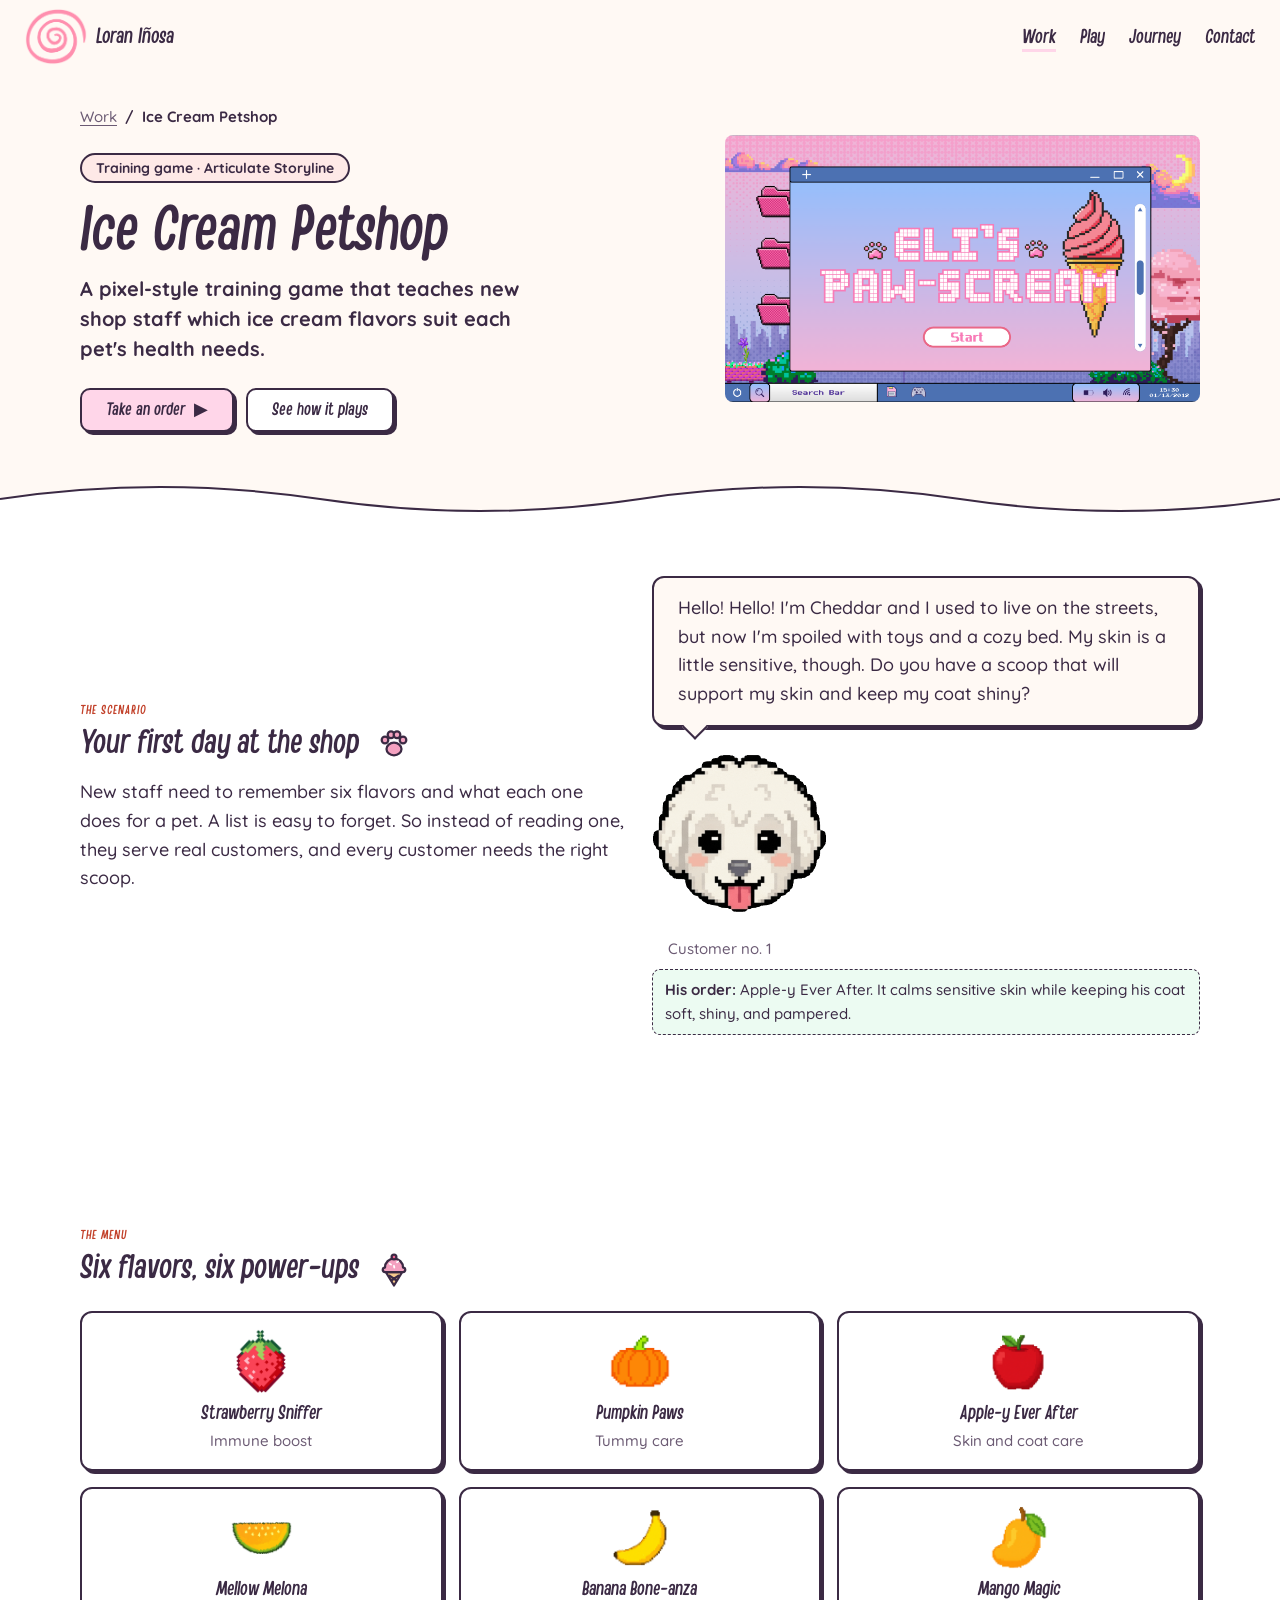
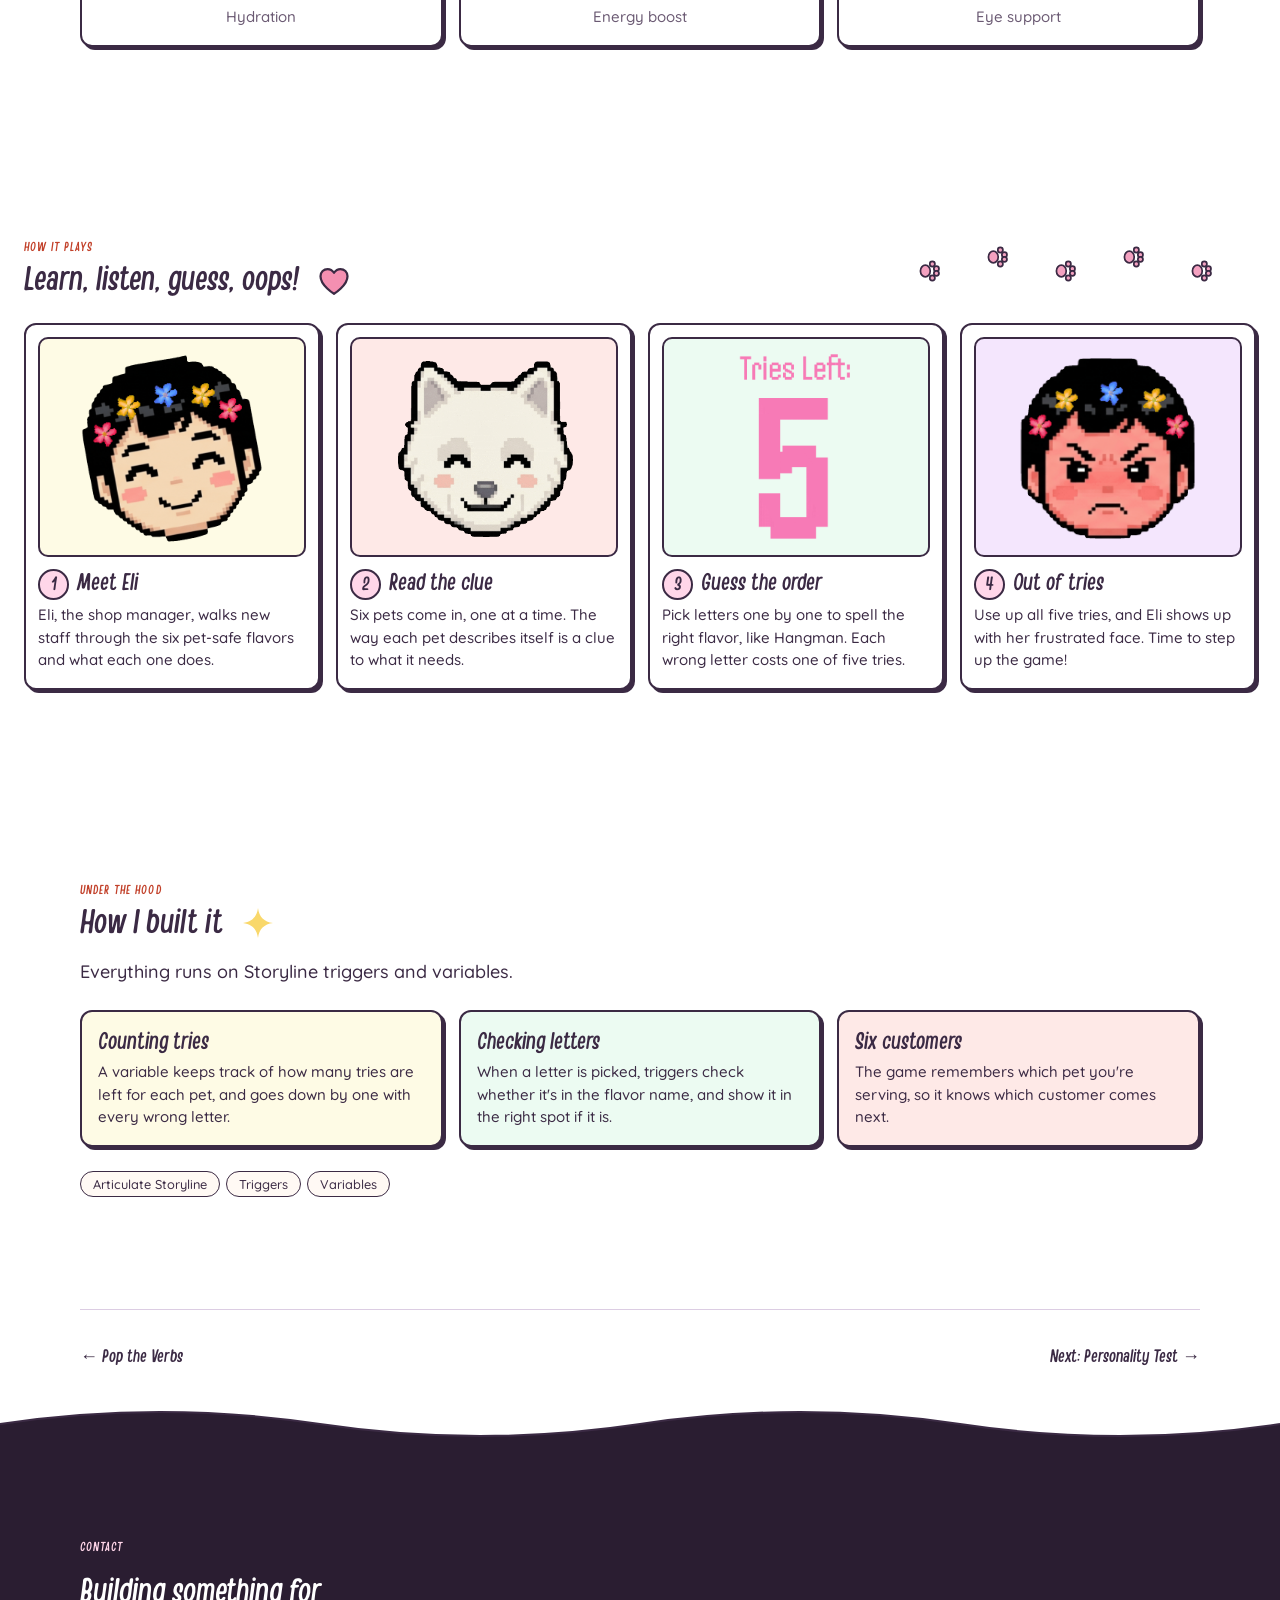
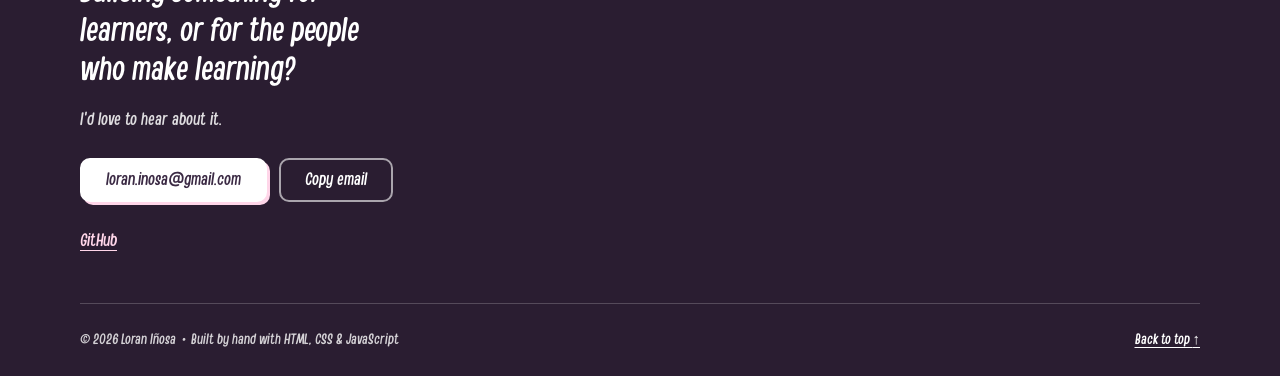
<file: ice-cream-pet-shop.html>
<!doctype html>
<html lang="en">
  <head>
    <meta charset="UTF-8" />
    <meta name="viewport" content="width=device-width, initial-scale=1" />
    <title>Ice Cream Petshop · Case study · Loran Iñosa</title>
    <meta
      name="description"
      content="A pixel-style training game built in Articulate Storyline that teaches new shop staff which ice cream flavors suit each pet's health needs."
    />

    <link rel="stylesheet" href="css/styles.css" />
    <script src="js/main.js" defer></script>
  </head>
  <body>
    <a class="skip-link" href="#main">Skip to main content</a>

    <!-- Doodle shapes, drawn once and reused with <use> -->
    <svg
      width="0"
      height="0"
      style="position: absolute"
      aria-hidden="true"
      focusable="false"
    >
      <symbol id="ic-strawberry" viewBox="0 0 24 24">
        <path
          fill="#F06292"
          d="M12 21c-4.5-2.5-8-6.5-8-10.5C4 7.5 6.5 6 9 6.5c1.2.2 2.1.7 3 1.3.9-.6 1.8-1.1 3-1.3 2.5-.5 5 1 5 4 0 4-3.5 8-8 10.5z"
        />
        <path
          fill="#8FD9AE"
          d="M8 6.5c1-2 2.5-2.5 4-1.5 1.5-1 3-.5 4 1.5-1.5.6-2.8.8-4 .3-1.2.5-2.5.3-4-.3z"
        />
        <path fill="none" d="M12 5V2.5" />
        <g fill="#FFE89A" stroke="none">
          <circle cx="9" cy="11" r=".7" />
          <circle cx="14.5" cy="10.5" r=".7" />
          <circle cx="11.5" cy="14" r=".7" />
          <circle cx="15" cy="14.5" r=".7" />
          <circle cx="10" cy="17" r=".7" />
        </g>
      </symbol>
      <symbol id="ic-apple" viewBox="0 0 24 24">
        <path
          fill="#F2727F"
          d="M12 7.5c-1.5-1-3.5-1.5-5.2-.6C4.5 8.2 4 11 4.8 13.8 5.8 17.6 8.5 21 10.5 21c.7 0 1-.4 1.5-.4s.8.4 1.5.4c2 0 4.7-3.4 5.7-7.2.8-2.8.3-5.6-2-6.9-1.7-.9-3.7-.4-5.2.6z"
        />
        <path fill="none" d="M12 7.5c0-2 .5-3.5 1.5-4.5" />
        <path fill="#8FD9AE" d="M13 5c1.5-2 3.5-2.2 5-1.5-1 1.8-3 2.3-5 1.5z" />
        <path
          fill="none"
          stroke="#FFFFFF"
          stroke-width="1.5"
          d="M7 12c.3-1.2 1-2 2-2.3"
        />
      </symbol>
      <symbol id="ic-mango" viewBox="0 0 24 24">
        <path
          fill="#FFC857"
          d="M5 14c-1-5 3-10 9-10 4 0 6.5 3 6 7-.6 5-5 9-10 9-2.8 0-4.5-2.5-5-6z"
        />
        <ellipse cx="15" cy="9" rx="3" ry="2.2" fill="#F4A261" stroke="none" />
        <path fill="#8FD9AE" d="M14 4c1-2 3-2.5 5-2-1 2-3 2.6-5 2z" />
      </symbol>
      <symbol id="ic-melon" viewBox="0 0 24 24">
        <path fill="#6CC08B" d="M2 8h20a10 10 0 0 1-20 0z" />
        <path fill="#CDEFB0" stroke="none" d="M4.5 8h15a7.5 7.5 0 0 1-15 0z" />
        <g fill="#FFF9F4" stroke="none">
          <circle cx="9" cy="11" r=".8" />
          <circle cx="12" cy="13" r=".8" />
          <circle cx="15" cy="11" r=".8" />
        </g>
      </symbol>
      <symbol id="ic-banana" viewBox="0 0 24 24">
        <path
          fill="#FFE066"
          d="M4 15c4 4 11 4 15-1 1.5-1.9 2.2-4.2 2-6.5l1.5-1-1-1.5-1.5.8c-.6 3.5-2.5 6.5-6 7.8-3.3 1.2-6.6.6-9.5-1.2z"
        />
        <path fill="none" d="M3.2 15.5l1-1.2" />
      </symbol>
      <symbol id="ic-pumpkin" viewBox="0 0 24 24">
        <path
          fill="#F6A04D"
          d="M12 7c-2-1.5-6-1.5-8 1.5-2 3-1.5 8 1.5 10.5 2 1.6 4.5 1.5 6.5.5 2 1 4.5 1.1 6.5-.5 3-2.5 3.5-7.5 1.5-10.5-2-3-6-3-8-1.5z"
        />
        <path
          fill="none"
          d="M9 8c-1.5 3-1.5 7 0 11M15 8c1.5 3 1.5 7 0 11M12 7c0-1.5.5-3 2-4"
        />
        <path fill="#8FD9AE" d="M12.5 5c1.5-1 3-1 4 0-1.2 1-2.6 1-4 0z" />
      </symbol>
      <symbol id="ic-cone" viewBox="0 0 24 24">
        <path fill="#F6C98B" d="M6.5 14h11L12 23z" />
        <path fill="none" d="M9 16.5l4.5 3M15 16.5l-4.5 3" />
        <path
          d="M6 11a6 6 0 0 1 12 0c1 0 1.5.8 1.5 1.5S19 14 18 14H6c-1 0-1.5-.8-1.5-1.5S5 11 6 11z"
        />
        <path
          fill="none"
          stroke="#FFFFFF"
          stroke-width="1.2"
          d="M9 8.5l1 .5M14 7.5l.8-.6M12 10l.2 1"
        />
        <circle cx="12" cy="4" r="1.6" fill="#F06292" />
      </symbol>
      <symbol id="ic-paw" viewBox="0 0 24 24">
        <ellipse cx="12" cy="16" rx="5" ry="4.2" />
        <circle cx="6" cy="10" r="2.2" />
        <circle cx="10" cy="6.5" r="2.2" />
        <circle cx="14" cy="6.5" r="2.2" />
        <circle cx="18" cy="10" r="2.2" />
      </symbol>
      <symbol id="ic-bone" viewBox="0 0 24 24">
        <path
          d="M7 9.5a2.5 2.5 0 1 1-2-4 2.5 2.5 0 1 1 4 2l6 6a2.5 2.5 0 1 1 2 4 2.5 2.5 0 1 1-4-2z"
        />
      </symbol>
      <symbol id="ic-fish" viewBox="0 0 24 24">
        <path d="M3 12c3-5 10-6 14-1l4-3v8l-4-3c-4 5-11 4-14-1z" />
        <circle cx="7.5" cy="11" r="1" fill="#3B2A44" stroke="none" />
      </symbol>
      <symbol id="ic-heart" viewBox="0 0 24 24">
        <path
          d="M12 20.5S3 15 3 8.8C3 6 5.2 4 7.7 4c1.8 0 3.3 1 4.3 2.5C13 5 14.5 4 16.3 4 18.8 4 21 6 21 8.8 21 15 12 20.5 12 20.5z"
        />
      </symbol>
      <symbol id="ic-sparkle" viewBox="0 0 24 24">
        <path
          d="M12 2C12.8 8 16 11.2 22 12 16 12.8 12.8 16 12 22 11.2 16 8 12.8 2 12 8 11.2 11.2 8 12 2z"
        />
      </symbol>
    </svg>

    <!-- Header -->
    <header class="site-header">
      <div class="container site-header__inner">
        <a class="brand" href="index.html">
          <img
            class="brand__flower"
            src="assets/images/spiral.png"
            alt=""
            width="64"
            height="64"
          />
          <span class="brand__name"
            >Loran<span class="brand__surname"> Iñosa</span></span
          >
        </a>
        <nav class="site-nav" aria-label="Main">
          <ul class="site-nav__list">
            <li>
              <a class="site-nav__link" href="work.html" aria-current="true"
                >Work</a
              >
            </li>
            <li><a class="site-nav__link" href="play.html">Play</a></li>
            <li><a class="site-nav__link" href="journey.html">Journey</a></li>
            <li><a class="site-nav__link" href="#contact">Contact</a></li>
          </ul>
        </nav>
      </div>
    </header>

    <main id="main" class="cs-page icp-page">
      <!-- What is it? -->
      <section class="cs-hero">
        <div class="container pv-hero">
          <div class="wk-decor wk-decor--sides" aria-hidden="true">
            <svg class="deco i-strawberry" style="top: 8%; left: -90px">
              <use href="#ic-strawberry" />
            </svg>
            <svg class="deco i-sparkle-yellow" style="top: 30%; left: -50px">
              <use href="#ic-sparkle" />
            </svg>
            <svg class="deco i-cone-pink" style="top: 50%; left: -85px">
              <use href="#ic-cone" />
            </svg>
            <svg class="deco i-paw" style="top: 78%; left: -70px">
              <use href="#ic-paw" />
            </svg>
            <svg class="deco i-cone-mint" style="top: 5%; right: -80px">
              <use href="#ic-cone" />
            </svg>
            <svg class="deco i-heart" style="top: 30%; right: -60px">
              <use href="#ic-heart" />
            </svg>
            <svg class="deco i-banana" style="top: 55%; right: -95px">
              <use href="#ic-banana" />
            </svg>
            <svg class="deco i-sparkle-mint" style="top: 80%; right: -50px">
              <use href="#ic-sparkle" />
            </svg>
          </div>

          <div>
            <nav class="breadcrumb" aria-label="Breadcrumb">
              <ol>
                <li><a href="work.html">Work</a></li>
                <li aria-current="page">Ice Cream Petshop</li>
              </ol>
            </nav>

            <p class="cs-pill cs-pill--rose">
              Training game · Articulate Storyline
            </p>
            <h1 class="cs-title">Ice Cream Petshop</h1>
            <p class="cs-lede">
              A pixel-style training game that teaches new shop staff which ice
              cream flavors suit each pet's health needs.
            </p>

            <div class="button-row">
              <a
                class="button button--primary"
                href="https://icecream-pet-shop.netlify.app/story.html"
                data-popup="Ice Cream Petshop"
                target="_blank"
                rel="noopener"
              >
                Take an order <span aria-hidden="true">▶</span>
                <span class="visually-hidden">(opens the game)</span>
              </a>
              <a class="button button--secondary" href="#how-it-plays"
                >See how it plays</a
              >
            </div>
          </div>

          <img
            class="pv-hero__img"
            src="assets/images/paw-sceam.png"
            alt="The start screen of Eli's Paw-Scream, a pixel-style ice cream shop game"
          />
        </div>

        <svg
          class="wave wave--bottom"
          viewBox="0 0 1200 40"
          preserveAspectRatio="none"
          aria-hidden="true"
          focusable="false"
        >
          <path
            class="wave__fill"
            d="M0 20 C100 4 200 4 300 20 S500 36 600 20 S800 4 900 20 S1100 36 1200 20 V0 H0 Z"
          />
          <path
            class="wave__line"
            d="M0 20 C100 4 200 4 300 20 S500 36 600 20 S800 4 900 20 S1100 36 1200 20"
          />
        </svg>
      </section>

      <!-- The scenario -->
      <section class="cs-section" aria-labelledby="scenario-title">
        <div class="container cs-split cs-split--even">
          <div class="wk-decor wk-decor--sides" aria-hidden="true">
            <svg class="deco i-paw" style="top: 10%; left: -80px">
              <use href="#ic-paw" />
            </svg>
            <svg class="deco i-bone" style="top: 35%; left: -100px">
              <use href="#ic-bone" />
            </svg>
            <svg class="deco i-fish" style="top: 62%; left: -95px">
              <use href="#ic-fish" />
            </svg>
            <svg class="deco i-paw-pink" style="top: 85%; left: -60px">
              <use href="#ic-paw" />
            </svg>
            <svg class="deco i-heart" style="top: 12%; right: -65px">
              <use href="#ic-heart" />
            </svg>
            <svg class="deco i-apple" style="top: 38%; right: -85px">
              <use href="#ic-apple" />
            </svg>
            <svg class="deco i-paw" style="top: 65%; right: -75px">
              <use href="#ic-paw" />
            </svg>
            <svg class="deco i-sparkle-yellow" style="top: 88%; right: -50px">
              <use href="#ic-sparkle" />
            </svg>
          </div>

          <div>
            <p class="label">The scenario</p>
            <h2 id="scenario-title">
              Your first day at the shop
              <svg
                class="ic-doodle ic-doodle--paw"
                viewBox="0 0 24 24"
                aria-hidden="true"
                focusable="false"
              >
                <use href="#ic-paw" />
              </svg>
            </h2>
            <p>
              New staff need to remember six flavors and what each one does for
              a pet. A list is easy to forget. So instead of reading one, they
              serve real customers, and every customer needs the right scoop.
            </p>
          </div>

          <div>
            <blockquote class="ic-quote cs-card">
              <p>
                Hello! Hello! I'm Cheddar and I used to live on the streets, but
                now I'm spoiled with toys and a cozy bed. My skin is a little
                sensitive, though. Do you have a scoop that will support my skin
                and keep my coat shiny?
              </p>
            </blockquote>
            <figure class="ic-speaker">
              <img
                src="assets/images/cheddar.gif"
                alt="Cheddar, the first customer, at the counter"
              />
            </figure>
            <p class="ic-quote__who">Customer no. 1</p>
            <p class="ic-answer">
              <strong>His order:</strong> Apple-y Ever After. It calms sensitive
              skin while keeping his coat soft, shiny, and pampered.
            </p>
          </div>
        </div>
      </section>

      <!-- The menu -->
      <section class="cs-section" aria-labelledby="menu-title">
        <div class="container">
          <div class="wk-decor wk-decor--sides" aria-hidden="true">
            <svg class="deco i-mango" style="top: 8%; left: -95px">
              <use href="#ic-mango" />
            </svg>
            <svg class="deco i-strawberry" style="top: 35%; left: -80px">
              <use href="#ic-strawberry" />
            </svg>
            <svg class="deco i-melon" style="top: 62%; left: -100px">
              <use href="#ic-melon" />
            </svg>
            <svg class="deco i-sparkle-mint" style="top: 88%; left: -50px">
              <use href="#ic-sparkle" />
            </svg>
            <svg class="deco i-banana" style="top: 10%; right: -100px">
              <use href="#ic-banana" />
            </svg>
            <svg class="deco i-pumpkin" style="top: 38%; right: -90px">
              <use href="#ic-pumpkin" />
            </svg>
            <svg class="deco i-apple" style="top: 64%; right: -80px">
              <use href="#ic-apple" />
            </svg>
            <svg class="deco i-cone-lemon" style="top: 86%; right: -75px">
              <use href="#ic-cone" />
            </svg>
          </div>

          <p class="label">The menu</p>
          <h2 id="menu-title">
            Six flavors, six power-ups
            <svg
              class="ic-doodle ic-doodle--cone"
              viewBox="0 0 24 24"
              aria-hidden="true"
              focusable="false"
            >
              <use href="#ic-cone" />
            </svg>
          </h2>

          <ul class="ic-menu">
            <li class="ic-flavor cs-card">
              <img class="ic-fruit" src="assets/images/strawberry.png" alt="" />
              <h3>Strawberry Sniffer</h3>
              <p>Immune boost</p>
            </li>
            <li class="ic-flavor cs-card">
              <img class="ic-fruit" src="assets/images/pumpkin.png" alt="" />
              <h3>Pumpkin Paws</h3>
              <p>Tummy care</p>
            </li>
            <li class="ic-flavor cs-card">
              <img class="ic-fruit" src="assets/images/apple.png" alt="" />
              <h3>Apple-y Ever After</h3>
              <p>Skin and coat care</p>
            </li>
            <li class="ic-flavor cs-card">
              <img class="ic-fruit" src="assets/images/melon.png" alt="" />
              <h3>Mellow Melona</h3>
              <p>Hydration</p>
            </li>
            <li class="ic-flavor cs-card">
              <img class="ic-fruit" src="assets/images/banana.png" alt="" />
              <h3>Banana Bone-anza</h3>
              <p>Energy boost</p>
            </li>
            <li class="ic-flavor cs-card">
              <img class="ic-fruit" src="assets/images/mango.png" alt="" />
              <h3>Mango Magic</h3>
              <p>Eye support</p>
            </li>
          </ul>
        </div>
      </section>

      <!-- How it plays -->
      <section
        class="cs-section"
        id="how-it-plays"
        aria-labelledby="plays-title"
      >
        <div class="container container--wide">
          <!-- Paw prints walking in -->
          <div class="ic-trail" aria-hidden="true">
            <svg class="deco i-paw-pink" style="left: 0; top: 14px">
              <use href="#ic-paw" />
            </svg>
            <svg class="deco i-paw-pink" style="left: 20%; top: 0">
              <use href="#ic-paw" />
            </svg>
            <svg class="deco i-paw-pink" style="left: 40%; top: 14px">
              <use href="#ic-paw" />
            </svg>
            <svg class="deco i-paw-pink" style="left: 60%; top: 0">
              <use href="#ic-paw" />
            </svg>
            <svg class="deco i-paw-pink" style="left: 80%; top: 14px">
              <use href="#ic-paw" />
            </svg>
          </div>

          <p class="label">How it plays</p>
          <h2 id="plays-title">
            Learn, listen, guess, oops!
            <svg
              class="ic-doodle ic-doodle--heart"
              viewBox="0 0 24 24"
              aria-hidden="true"
              focusable="false"
            >
              <use href="#ic-heart" />
            </svg>
          </h2>

          <ol class="cs-steps cs-steps--four">
            <li class="cs-step cs-card">
              <figure class="cs-media cs-media--lemon">
                <img
                  src="assets/images/Eli_emoji.gif"
                  alt="Eli the manager introducing the ice cream flavors"
                />
              </figure>
              <h3>
                <span class="cs-step__num" aria-hidden="true">1</span>Meet Eli
              </h3>
              <p>
                Eli, the shop manager, walks new staff through the six pet-safe
                flavors and what each one does.
              </p>
            </li>

            <li class="cs-step cs-card">
              <figure class="cs-media cs-media--rose">
                <img
                  src="assets/images/chippy.gif"
                  alt="Chippy, a pet customer, describing themselves at the counter"
                />
              </figure>
              <h3>
                <span class="cs-step__num" aria-hidden="true">2</span>Read the
                clue
              </h3>
              <p>
                Six pets come in, one at a time. The way each pet describes
                itself is a clue to what it needs.
              </p>
            </li>

            <li class="cs-step cs-card">
              <figure class="cs-media cs-media--mint">
                <img
                  src="assets/images/tries.gif"
                  alt="Five hearts showing the tries left for each pet"
                />
              </figure>
              <h3>
                <span class="cs-step__num" aria-hidden="true">3</span>Guess the
                order
              </h3>
              <p>
                Pick letters one by one to spell the right flavor, like Hangman.
                Each wrong letter costs one of five tries.
              </p>
            </li>

            <li class="cs-step cs-card">
              <figure class="cs-media cs-media--mauve">
                <img
                  src="assets/images/Eli_wrong.gif"
                  alt="Eli the manager looking frustrated after the player runs out of tries"
                />
              </figure>
              <h3>
                <span class="cs-step__num" aria-hidden="true">4</span>Out of
                tries
              </h3>
              <p>
                Use up all five tries, and Eli shows up with her frustrated
                face. Time to step up the game!
              </p>
            </li>
          </ol>
        </div>
      </section>

      <!-- How I built it -->
      <section class="cs-section" aria-labelledby="build-title">
        <div class="container">
          <div class="wk-decor wk-decor--sides" aria-hidden="true">
            <svg class="deco i-cone-lemon" style="top: 15%; left: -80px">
              <use href="#ic-cone" />
            </svg>
            <svg class="deco i-sparkle-yellow" style="top: 60%; left: -50px">
              <use href="#ic-sparkle" />
            </svg>
            <svg class="deco i-melon" style="top: 20%; right: -100px">
              <use href="#ic-melon" />
            </svg>
            <svg class="deco i-heart" style="top: 65%; right: -65px">
              <use href="#ic-heart" />
            </svg>
          </div>

          <p class="label">Under the hood</p>
          <h2 id="build-title">
            How I built it
            <svg
              class="ic-doodle ic-doodle--sparkle"
              viewBox="0 0 24 24"
              aria-hidden="true"
              focusable="false"
            >
              <use href="#ic-sparkle" />
            </svg>
          </h2>
          <p>Everything runs on Storyline triggers and variables.</p>

          <ul class="cs-points">
            <li class="cs-point cs-card">
              <h3>Counting tries</h3>
              <p>
                A variable keeps track of how many tries are left for each pet,
                and goes down by one with every wrong letter.
              </p>
            </li>
            <li class="cs-point cs-card">
              <h3>Checking letters</h3>
              <p>
                When a letter is picked, triggers check whether it's in the
                flavor name, and show it in the right spot if it is.
              </p>
            </li>
            <li class="cs-point cs-card">
              <h3>Six customers</h3>
              <p>
                The game remembers which pet you're serving, so it knows which
                customer comes next.
              </p>
            </li>
          </ul>

          <ul class="chips" aria-label="Built with">
            <li class="chip">Articulate Storyline</li>
            <li class="chip">Triggers</li>
            <li class="chip">Variables</li>
          </ul>
        </div>
      </section>

      <!-- Previous / next -->
      <div class="container">
        <nav class="pager" aria-label="More projects">
          <a class="text-link" href="pop-the-verbs.html"
            ><span aria-hidden="true">←</span> Pop the Verbs</a
          >
          <a class="text-link" href="work.html#mythical-creature"
            >Next: Personality Test <span aria-hidden="true">→</span></a
          >
        </nav>
      </div>
    </main>

    <!-- Contact and footer -->
    <footer class="site-footer" id="contact">
      <svg
        class="wave wave--top"
        viewBox="0 0 1200 40"
        preserveAspectRatio="none"
        aria-hidden="true"
        focusable="false"
      >
        <path
          class="wave__fill"
          d="M0 20 C100 4 200 4 300 20 S500 36 600 20 S800 4 900 20 S1100 36 1200 20 V40 H0 Z"
        />
        <path
          class="wave__line"
          d="M0 20 C100 4 200 4 300 20 S500 36 600 20 S800 4 900 20 S1100 36 1200 20"
        />
      </svg>

      <div class="container">
        <div class="contact">
          <p class="label label--light">Contact</p>
          <h2 class="contact__title">
            Building something for learners, or for the people who make
            learning?
          </h2>
          <p class="contact__text">I'd love to hear about it.</p>

          <div class="contact__email">
            <a class="button button--light" href="mailto:loran.inosa@gmail.com"
              >loran.inosa@gmail.com</a
            >
            <button
              type="button"
              class="button button--outline-light"
              data-copy-email="loran.inosa@gmail.com"
            >
              Copy email
            </button>
          </div>

          <ul class="contact__links">
            <li><a href="https://github.com/loran-secrethub">GitHub</a></li>
          </ul>

          <!-- Read aloud by screen readers when the email is copied -->
          <p class="visually-hidden" aria-live="polite" data-copy-status></p>
        </div>

        <div class="site-footer__bottom">
          <p>
            © 2026 Loran Iñosa · Built by hand with HTML, CSS &amp; JavaScript
          </p>
          <a href="#top">Back to top <span aria-hidden="true">↑</span></a>
        </div>
      </div>
    </footer>
  </body>
</html>
</file>
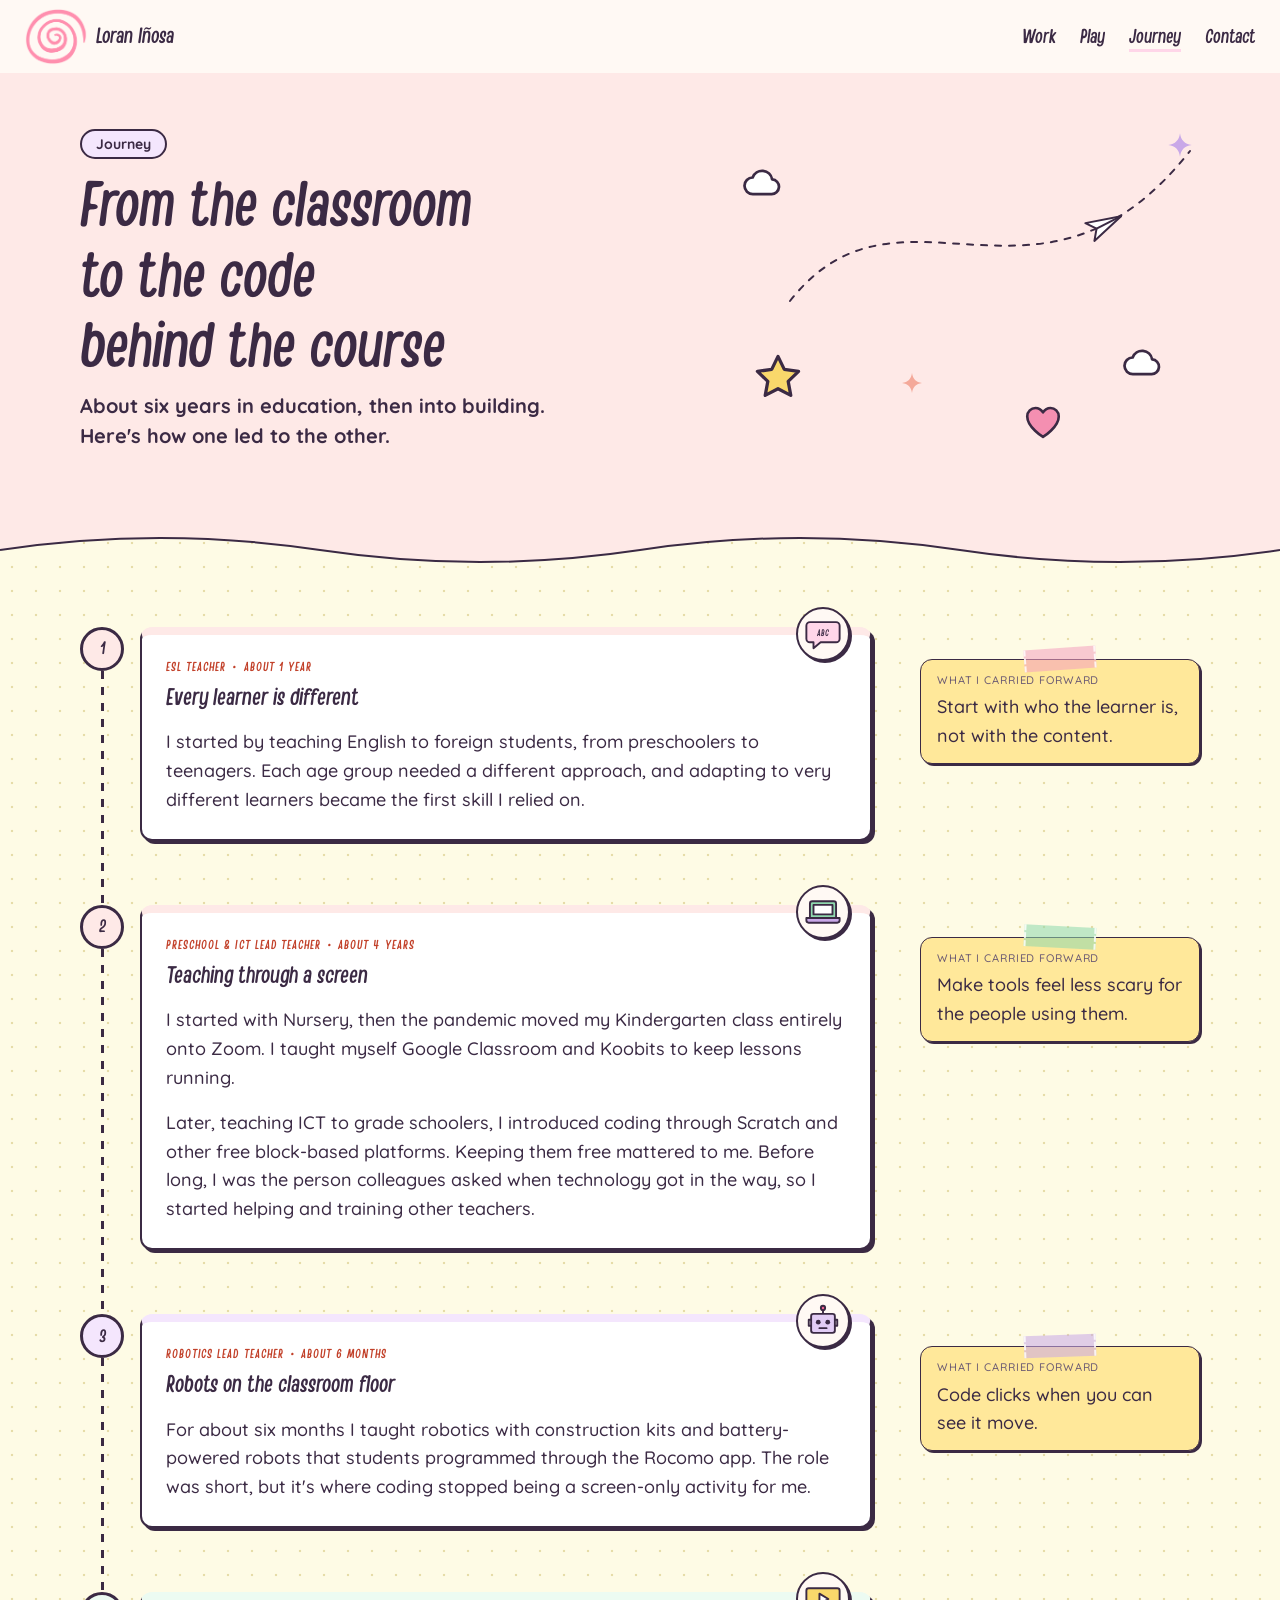
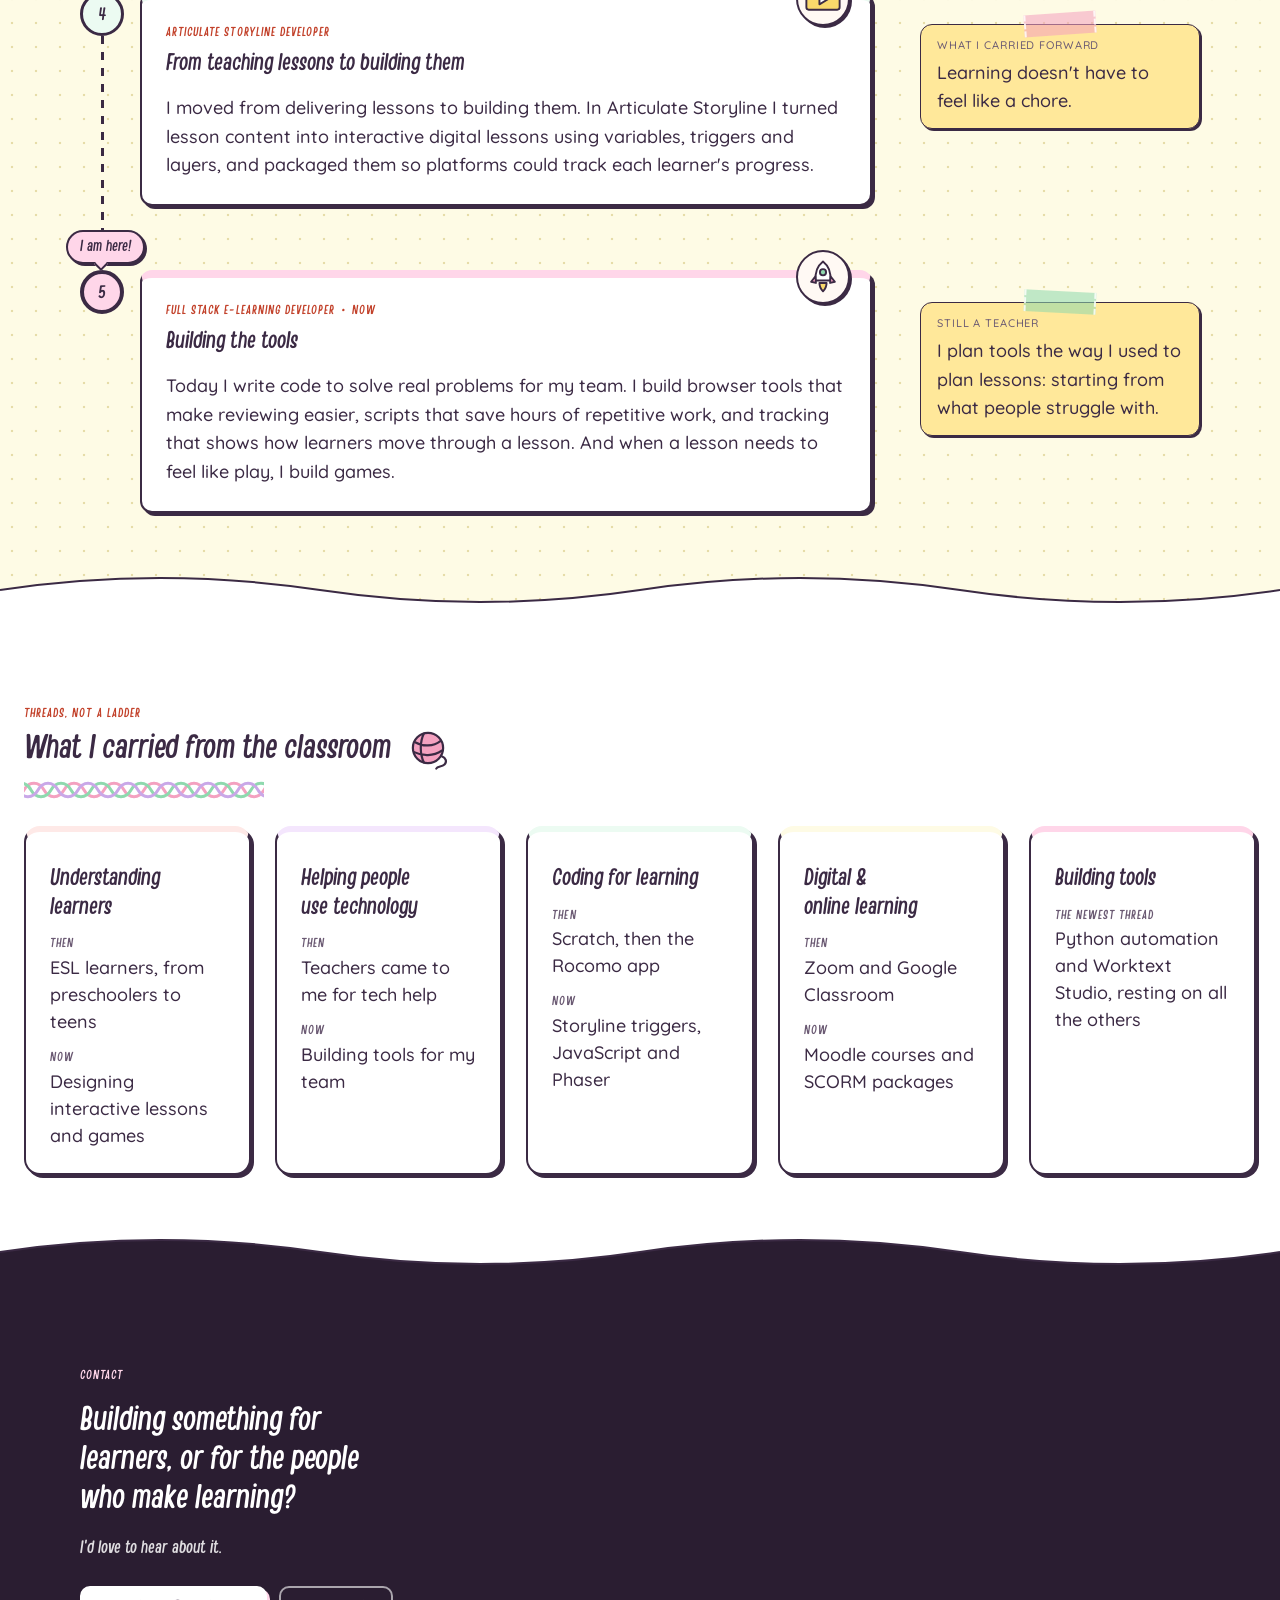
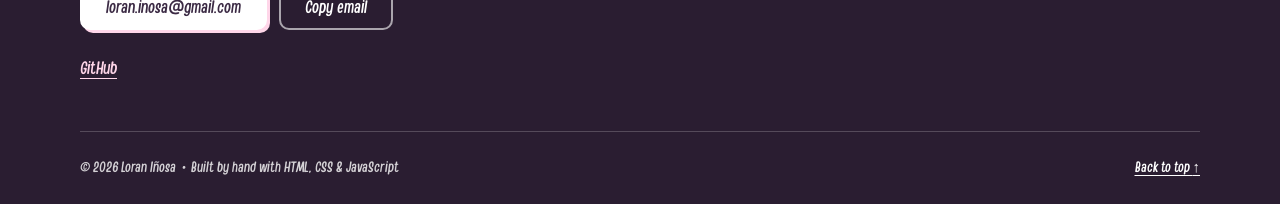
<file: journey.html>
<!doctype html>
<html lang="en">
  <head>
    <meta charset="UTF-8" />
    <meta name="viewport" content="width=device-width, initial-scale=1" />
    <title>Journey · Loran Iñosa</title>
    <meta
      name="description"
      content="About six years in education, then into building e-learning tools. How Loran Iñosa went from the classroom to the code behind the course."
    />

    <link rel="stylesheet" href="css/styles.css" />
    <script src="js/main.js" defer></script>
  </head>
  <body>
    <a class="skip-link" href="#main">Skip to main content</a>

    <!-- Doodle shapes, drawn once and reused with <use> -->
    <svg
      width="0"
      height="0"
      style="position: absolute"
      aria-hidden="true"
      focusable="false"
    >
      <symbol id="deco-star" viewBox="0 0 24 24">
        <path
          d="M12 2.5l2.9 6 6.6.9-4.8 4.6 1.2 6.5L12 17.4l-5.9 3.1 1.2-6.5L2.5 9.4l6.6-.9z"
        />
      </symbol>
      <symbol id="deco-heart" viewBox="0 0 24 24">
        <path
          d="M12 20.5S3 15 3 8.8C3 6 5.2 4 7.7 4c1.8 0 3.3 1 4.3 2.5C13 5 14.5 4 16.3 4 18.8 4 21 6 21 8.8 21 15 12 20.5 12 20.5z"
        />
      </symbol>
      <symbol id="deco-sparkle" viewBox="0 0 24 24">
        <path
          d="M12 2C12.8 8 16 11.2 22 12 16 12.8 12.8 16 12 22 11.2 16 8 12.8 2 12 8 11.2 11.2 8 12 2z"
        />
      </symbol>
      <symbol id="deco-cloud" viewBox="0 0 24 24">
        <path
          d="M7 18h10a4 4 0 0 0 .5-8 5.5 5.5 0 0 0-10.6-1A4.5 4.5 0 0 0 7 18z"
        />
      </symbol>
      <symbol id="deco-flower" viewBox="0 0 24 24">
        <circle cx="12" cy="5.5" r="4" />
        <circle cx="18.2" cy="10" r="4" />
        <circle cx="15.8" cy="17.3" r="4" />
        <circle cx="8.2" cy="17.3" r="4" />
        <circle cx="5.8" cy="10" r="4" />
        <circle cx="12" cy="12" r="3.2" fill="#F9D86B" />
      </symbol>
      <symbol id="deco-dots" viewBox="0 0 24 24">
        <circle cx="5" cy="13" r="2.5" />
        <circle cx="12" cy="7" r="2.5" />
        <circle cx="19" cy="14" r="2.5" />
      </symbol>
    </svg>

    <!-- Header -->
    <header class="site-header">
      <div class="container site-header__inner">
        <a class="brand" href="index.html">
          <img
            class="brand__flower"
            src="assets/images/spiral.png"
            alt=""
            width="64"
            height="64"
          />
          <span class="brand__name"
            >Loran<span class="brand__surname"> Iñosa</span></span
          >
        </a>
        <nav class="site-nav" aria-label="Main">
          <ul class="site-nav__list">
            <li><a class="site-nav__link" href="work.html">Work</a></li>
            <li><a class="site-nav__link" href="play.html">Play</a></li>
            <li>
              <a class="site-nav__link" href="journey.html" aria-current="page"
                >Journey</a
              >
            </li>
            <li><a class="site-nav__link" href="#contact">Contact</a></li>
          </ul>
        </nav>
      </div>
    </header>

    <main id="main" class="cs-page jy-page">
      <!-- Intro -->
      <section class="cs-hero">
        <div class="container">
          <p class="cs-pill cs-pill--mauve">Journey</p>
          <h1 class="cs-title">
            From the classroom to the code behind the course
          </h1>
          <p class="cs-lede">
            About six years in education, then into building. Here's how one led
            to the other.
          </p>

          <!-- Paper airplane flying along a dashed path -->
          <div class="jy-flight" aria-hidden="true">
            <svg
              class="jy-flight__path"
              viewBox="0 0 420 200"
              focusable="false"
            >
              <path d="M10 180 C120 40 260 220 410 30" />
            </svg>
            <svg class="jy-flight__plane" viewBox="0 0 32 20" focusable="false">
              <path fill="#FFFFFF" d="M2 2L30 10L2 18L8 10Z" />
              <path fill="none" d="M8 10H30" />
            </svg>
          </div>

          <div class="wk-decor wk-decor--hero" aria-hidden="true">
            <svg class="deco d-cloud" style="top: 40px; right: 440px">
              <use href="#deco-cloud" />
            </svg>
            <svg class="deco d-cloud" style="top: 220px; right: 60px">
              <use href="#deco-cloud" />
            </svg>
            <svg class="deco d-sparkle-lavender" style="top: 10px; right: 30px">
              <use href="#deco-sparkle" />
            </svg>
            <svg class="deco d-sparkle-peach" style="top: 250px; right: 300px">
              <use href="#deco-sparkle" />
            </svg>
            <svg class="deco d-star-yellow" style="top: 230px; right: 420px">
              <use href="#deco-star" />
            </svg>
            <svg class="deco d-heart-pink" style="top: 280px; right: 160px">
              <use href="#deco-heart" />
            </svg>
          </div>
        </div>

        <svg
          class="wave wave--bottom"
          viewBox="0 0 1200 40"
          preserveAspectRatio="none"
          aria-hidden="true"
          focusable="false"
        >
          <path
            class="wave__fill"
            d="M0 20 C100 4 200 4 300 20 S500 36 600 20 S800 4 900 20 S1100 36 1200 20 V0 H0 Z"
          />
          <path
            class="wave__line"
            d="M0 20 C100 4 200 4 300 20 S500 36 600 20 S800 4 900 20 S1100 36 1200 20"
          />
        </svg>
      </section>

      <!-- Five chapters -->
      <section class="cs-section jy-chapters" aria-labelledby="chapters-title">
        <div class="container">
          <h2 id="chapters-title" class="visually-hidden">Five chapters</h2>

          <div class="wk-decor wk-decor--sides" aria-hidden="true">
            <svg class="deco d-star-yellow" style="top: 2%; left: -90px">
              <use href="#deco-star" />
            </svg>
            <svg class="deco d-sparkle-mint" style="top: 14%; left: -50px">
              <use href="#deco-sparkle" />
            </svg>
            <svg class="deco d-cloud" style="top: 27%; left: -100px">
              <use href="#deco-cloud" />
            </svg>
            <svg class="deco d-flower-pink" style="top: 41%; left: -70px">
              <use href="#deco-flower" />
            </svg>
            <svg class="deco d-heart-pink" style="top: 55%; left: -95px">
              <use href="#deco-heart" />
            </svg>
            <svg class="deco d-dots" style="top: 69%; left: -60px">
              <use href="#deco-dots" />
            </svg>
            <svg class="deco d-sparkle-peach" style="top: 83%; left: -45px">
              <use href="#deco-sparkle" />
            </svg>
            <svg class="deco d-sparkle-lavender" style="top: 6%; right: -60px">
              <use href="#deco-sparkle" />
            </svg>
            <svg class="deco d-heart-outline" style="top: 20%; right: -100px">
              <use href="#deco-heart" />
            </svg>
            <svg class="deco d-flower-lavender" style="top: 34%; right: -80px">
              <use href="#deco-flower" />
            </svg>
            <svg class="deco d-star-mint" style="top: 48%; right: -90px">
              <use href="#deco-star" />
            </svg>
            <svg class="deco d-sparkle-yellow" style="top: 62%; right: -50px">
              <use href="#deco-sparkle" />
            </svg>
            <svg class="deco d-cloud" style="top: 76%; right: -100px">
              <use href="#deco-cloud" />
            </svg>
            <svg class="deco d-dots" style="top: 90%; right: -60px">
              <use href="#deco-dots" />
            </svg>
          </div>

          <ol class="chapters">
            <!-- 1. ESL Teacher -->
            <li class="chapter" id="esl">
              <span class="chapter__marker" aria-hidden="true">1</span>
              <div class="chapter__main">
                <svg
                  class="jy-icon"
                  viewBox="0 0 32 32"
                  aria-hidden="true"
                  focusable="false"
                >
                  <path
                    fill="#FFD6E9"
                    d="M5 6h22a3 3 0 0 1 3 3v11a3 3 0 0 1-3 3H14l-6 5v-5H5a3 3 0 0 1-3-3V9a3 3 0 0 1 3-3z"
                  />
                  <text
                    class="jy-icon__text"
                    x="16"
                    y="17.5"
                    text-anchor="middle"
                  >
                    ABC
                  </text>
                </svg>
                <p class="label">ESL Teacher · About 1 year</p>
                <h3>Every learner is different</h3>
                <p>
                  I started by teaching English to foreign students, from
                  preschoolers to teenagers. Each age group needed a different
                  approach, and adapting to very different learners became the
                  first skill I relied on.
                </p>
              </div>
              <aside class="margin-note chapter__note">
                <p class="margin-note__label">What I carried forward</p>
                <p>Start with who the learner is, not with the content.</p>
              </aside>
            </li>

            <!-- 2. Preschool & ICT Lead Teacher -->
            <li class="chapter" id="preschool-ict">
              <span class="chapter__marker" aria-hidden="true">2</span>
              <div class="chapter__main">
                <svg
                  class="jy-icon"
                  viewBox="0 0 32 32"
                  aria-hidden="true"
                  focusable="false"
                >
                  <path
                    fill="#8FD9AE"
                    d="M7 7h18a2 2 0 0 1 2 2v12H5V9a2 2 0 0 1 2-2z"
                  />
                  <path fill="#FFFFFF" d="M8 10h16v8H8z" />
                  <path
                    fill="#C9A8E8"
                    d="M2 21h28v2a2 2 0 0 1-2 2H4a2 2 0 0 1-2-2z"
                  />
                </svg>
                <p class="label">
                  Preschool &amp; ICT Lead Teacher · About 4 years
                </p>
                <h3>Teaching through a screen</h3>
                <p>
                  I started with Nursery, then the pandemic moved my
                  Kindergarten class entirely onto Zoom. I taught myself Google
                  Classroom and Koobits to keep lessons running.
                </p>
                <p>
                  Later, teaching ICT to grade schoolers, I introduced coding
                  through Scratch and other free block-based platforms. Keeping
                  them free mattered to me. Before long, I was the person
                  colleagues asked when technology got in the way, so I started
                  helping and training other teachers.
                </p>
              </div>
              <aside class="margin-note chapter__note">
                <p class="margin-note__label">What I carried forward</p>
                <p>Make tools feel less scary for the people using them.</p>
              </aside>
            </li>

            <!-- 3. Robotics Lead Teacher -->
            <li class="chapter" id="robotics">
              <span class="chapter__marker" aria-hidden="true">3</span>
              <div class="chapter__main">
                <svg
                  class="jy-icon"
                  viewBox="0 0 32 32"
                  aria-hidden="true"
                  focusable="false"
                >
                  <path fill="none" d="M16 10V6" />
                  <circle cx="16" cy="5" r="1.8" fill="#F06292" />
                  <path
                    fill="#E2CCF5"
                    d="M8 10h16a2 2 0 0 1 2 2v12a2 2 0 0 1-2 2H8a2 2 0 0 1-2-2V12a2 2 0 0 1 2-2z"
                  />
                  <path fill="none" d="M6 15H4v5h2M26 15h2v5h-2" />
                  <circle cx="12" cy="17" r="2" fill="#3B2A44" stroke="none" />
                  <circle cx="20" cy="17" r="2" fill="#3B2A44" stroke="none" />
                  <path fill="none" d="M13 22h6" />
                </svg>
                <p class="label">Robotics Lead Teacher · About 6 months</p>
                <h3>Robots on the classroom floor</h3>
                <p>
                  For about six months I taught robotics with construction kits
                  and battery-powered robots that students programmed through
                  the Rocomo app. The role was short, but it's where coding
                  stopped being a screen-only activity for me.
                </p>
              </div>
              <aside class="margin-note chapter__note">
                <p class="margin-note__label">What I carried forward</p>
                <p>Code clicks when you can see it move.</p>
              </aside>
            </li>

            <!-- 4. Articulate Storyline Developer -->
            <li class="chapter" id="storyline">
              <span class="chapter__marker" aria-hidden="true">4</span>
              <div class="chapter__main">
                <svg
                  class="jy-icon"
                  viewBox="0 0 32 32"
                  aria-hidden="true"
                  focusable="false"
                >
                  <path
                    fill="#F9D86B"
                    d="M4 7h24a2 2 0 0 1 2 2v14a2 2 0 0 1-2 2H4a2 2 0 0 1-2-2V9a2 2 0 0 1 2-2z"
                  />
                  <path fill="#FFFFFF" d="M13 11.5v9l7.5-4.5z" />
                </svg>
                <p class="label">Articulate Storyline Developer</p>
                <h3>From teaching lessons to building them</h3>
                <p>
                  I moved from delivering lessons to building them. In
                  Articulate Storyline I turned lesson content into interactive
                  digital lessons using variables, triggers and layers, and
                  packaged them so platforms could track each learner's
                  progress.
                </p>
              </div>
              <aside class="margin-note chapter__note">
                <p class="margin-note__label">What I carried forward</p>
                <p>Learning doesn't have to feel like a chore.</p>
              </aside>
            </li>

            <!-- 5. Full Stack E-learning Developer -->
            <li class="chapter chapter--current" id="now">
              <span class="jy-here" aria-hidden="true">I am here!</span>
              <span class="chapter__marker" aria-hidden="true">5</span>
              <div class="chapter__main">
                <svg
                  class="jy-icon jy-icon--rocket"
                  viewBox="0 0 32 32"
                  aria-hidden="true"
                  focusable="false"
                >
                  <path fill="#F9D86B" d="M13 21c0 4 3 7 3 7s3-3 3-7z" />
                  <path fill="#F4A1C0" d="M10 15l-4 5 4 1zM22 15l4 5-4 1z" />
                  <path
                    fill="#FFFFFF"
                    d="M16 3c5 4 7 9 6 16H10c-1-7 1-12 6-16z"
                  />
                  <circle cx="16" cy="12" r="2.6" fill="#8FD9AE" />
                </svg>
                <p class="label">Full Stack E-learning Developer · Now</p>
                <h3>Building the tools</h3>
                <p>
                  Today I write code to solve real problems for my team. I build
                  browser tools that make reviewing easier, scripts that save
                  hours of repetitive work, and tracking that shows how learners
                  move through a lesson. And when a lesson needs to feel like
                  play, I build games.
                </p>
              </div>
              <aside class="margin-note chapter__note">
                <p class="margin-note__label">Still a teacher</p>
                <p>
                  I plan tools the way I used to plan lessons: starting from
                  what people struggle with.
                </p>
              </aside>
            </li>
          </ol>
        </div>
      </section>

      <!-- Threads -->
      <section
        class="cs-section cs-section--white jy-threads"
        id="threads"
        aria-labelledby="threads-title"
      >
        <svg
          class="wave wave--top"
          viewBox="0 0 1200 40"
          preserveAspectRatio="none"
          aria-hidden="true"
          focusable="false"
        >
          <path
            class="wave__fill"
            d="M0 20 C100 4 200 4 300 20 S500 36 600 20 S800 4 900 20 S1100 36 1200 20 V40 H0 Z"
          />
          <path
            class="wave__line"
            d="M0 20 C100 4 200 4 300 20 S500 36 600 20 S800 4 900 20 S1100 36 1200 20"
          />
        </svg>

        <div class="container container--wide">
          <p class="label">Threads, not a ladder</p>
          <h2 id="threads-title">
            What I carried from the classroom
            <svg
              class="jy-yarn"
              viewBox="0 0 32 32"
              aria-hidden="true"
              focusable="false"
            >
              <circle cx="16" cy="16" r="11" fill="#F4A1C0" />
              <path
                fill="none"
                d="M7 12c5 3 13 3 18-1M6 19c6 3 14 3 20-1M13 5.5c-3 6-3 15 0 21"
              />
              <path fill="none" d="M26 22c3 1 4 4 2 6s-5 1-6 3" />
            </svg>
          </h2>

          <!-- Three threads: one wavy line, reused and shifted -->
          <svg
            class="jy-braid"
            viewBox="0 0 240 24"
            aria-hidden="true"
            focusable="false"
          >
            <defs>
              <path
                id="braid-thread"
                d="M-40 12c5-9 15-9 20 0s15 9 20 0c5-9 15-9 20 0s15 9 20 0c5-9 15-9 20 0s15 9 20 0c5-9 15-9 20 0s15 9 20 0c5-9 15-9 20 0s15 9 20 0c5-9 15-9 20 0s15 9 20 0c5-9 15-9 20 0s15 9 20 0c5-9 15-9 20 0s15 9 20 0"
              />
            </defs>
            <use class="jy-braid__a" href="#braid-thread" />
            <use class="jy-braid__b" href="#braid-thread" x="-13" />
            <use class="jy-braid__c" href="#braid-thread" x="-26" />
          </svg>

          <ul class="threads">
            <li class="thread">
              <h3>Understanding learners</h3>
              <dl>
                <dt>Then</dt>
                <dd>ESL learners, from preschoolers to teens</dd>
                <dt>Now</dt>
                <dd>Designing interactive lessons and games</dd>
              </dl>
            </li>
            <li class="thread">
              <h3>Helping people use technology</h3>
              <dl>
                <dt>Then</dt>
                <dd>Teachers came to me for tech help</dd>
                <dt>Now</dt>
                <dd>Building tools for my team</dd>
              </dl>
            </li>
            <li class="thread">
              <h3>Coding for learning</h3>
              <dl>
                <dt>Then</dt>
                <dd>Scratch, then the Rocomo app</dd>
                <dt>Now</dt>
                <dd>Storyline triggers, JavaScript and Phaser</dd>
              </dl>
            </li>
            <li class="thread">
              <h3>Digital &amp; online learning</h3>
              <dl>
                <dt>Then</dt>
                <dd>Zoom and Google Classroom</dd>
                <dt>Now</dt>
                <dd>Moodle courses and SCORM packages</dd>
              </dl>
            </li>
            <li class="thread">
              <h3>Building tools</h3>
              <dl>
                <dt>The newest thread</dt>
                <dd>
                  Python automation and Worktext Studio, resting on all the
                  others
                </dd>
              </dl>
            </li>
          </ul>
        </div>
      </section>
    </main>

    <!-- Contact and footer -->
    <footer class="site-footer" id="contact">
      <svg
        class="wave wave--top"
        viewBox="0 0 1200 40"
        preserveAspectRatio="none"
        aria-hidden="true"
        focusable="false"
      >
        <path
          class="wave__fill"
          d="M0 20 C100 4 200 4 300 20 S500 36 600 20 S800 4 900 20 S1100 36 1200 20 V40 H0 Z"
        />
        <path
          class="wave__line"
          d="M0 20 C100 4 200 4 300 20 S500 36 600 20 S800 4 900 20 S1100 36 1200 20"
        />
      </svg>

      <div class="container">
        <div class="contact">
          <p class="label label--light">Contact</p>
          <h2 class="contact__title">
            Building something for learners, or for the people who make
            learning?
          </h2>
          <p class="contact__text">I'd love to hear about it.</p>

          <div class="contact__email">
            <a class="button button--light" href="mailto:loran.inosa@gmail.com"
              >loran.inosa@gmail.com</a
            >
            <button
              type="button"
              class="button button--outline-light"
              data-copy-email="loran.inosa@gmail.com"
            >
              Copy email
            </button>
          </div>

          <ul class="contact__links">
            <li><a href="https://github.com/loran-secrethub">GitHub</a></li>
          </ul>

          <!-- Read aloud by screen readers when the email is copied -->
          <p class="visually-hidden" aria-live="polite" data-copy-status></p>
        </div>

        <div class="site-footer__bottom">
          <p>
            © 2026 Loran Iñosa · Built by hand with HTML, CSS &amp; JavaScript
          </p>
          <a href="#top">Back to top <span aria-hidden="true">↑</span></a>
        </div>
      </div>
    </footer>
  </body>
</html>
</file>
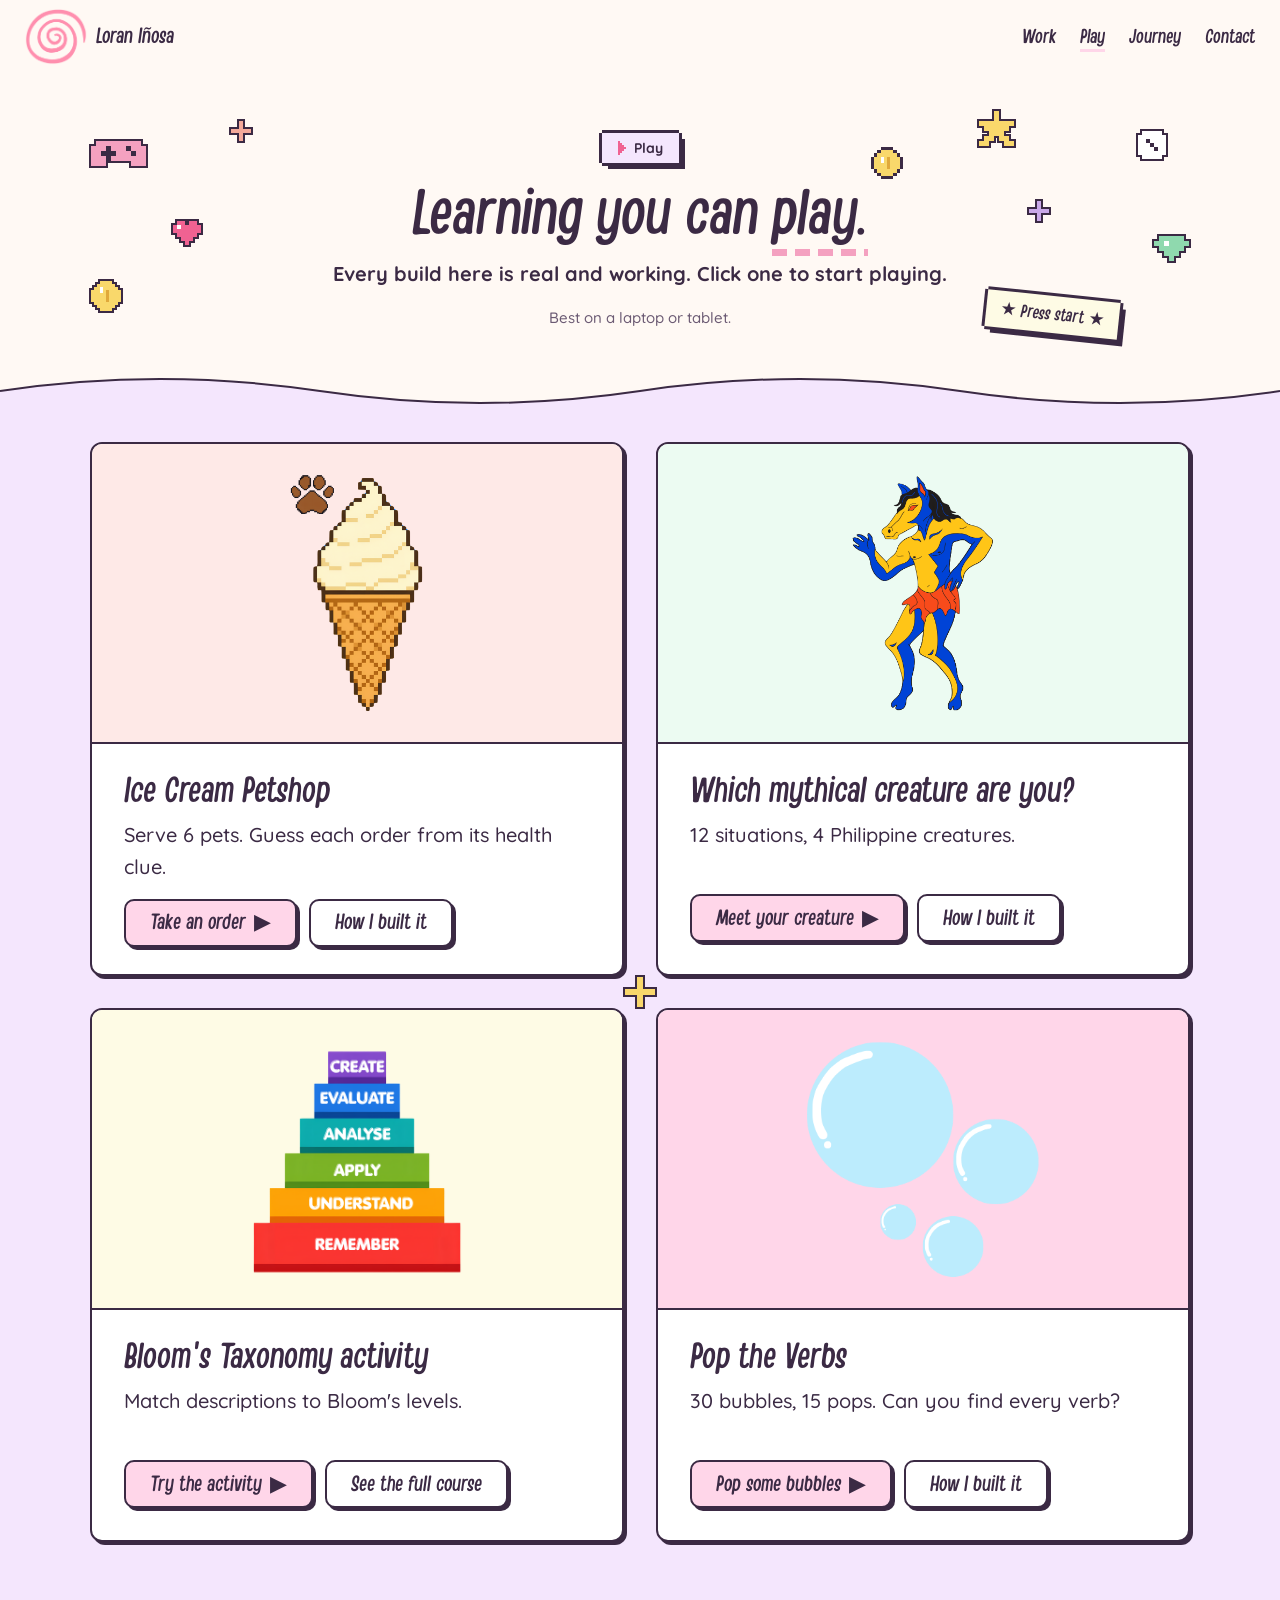
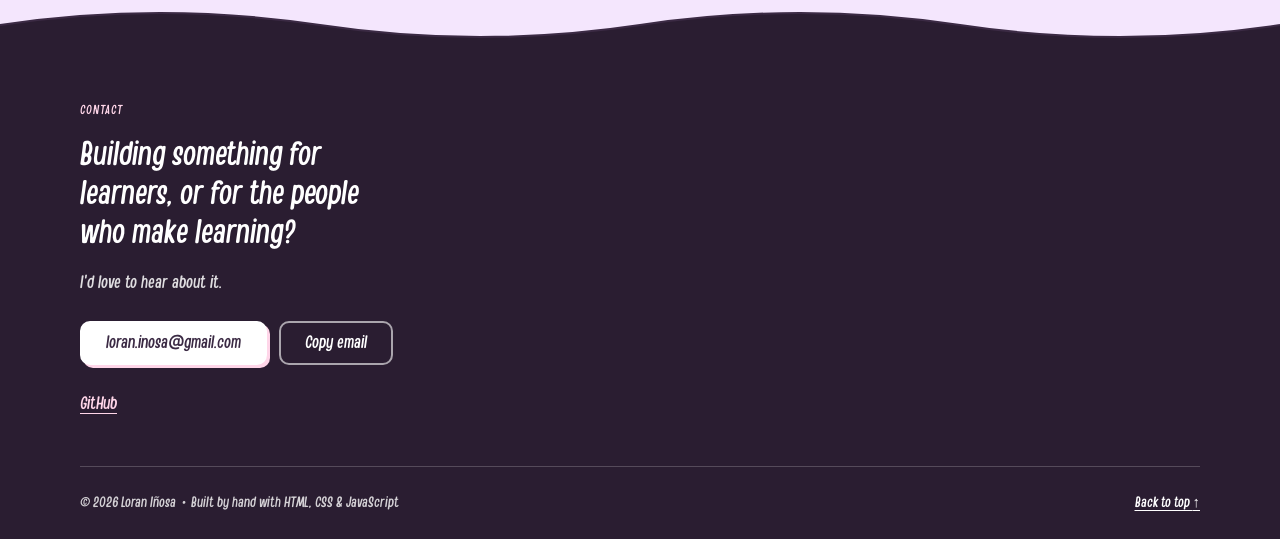
<file: play.html>
<!doctype html>
<html lang="en">
  <head>
    <meta charset="UTF-8" />
    <meta name="viewport" content="width=device-width, initial-scale=1" />
    <title>Play · Loran Iñosa</title>
    <meta
      name="description"
      content="Play the learning games and activities built by Loran Iñosa. Every build here is real and working."
    />

    <link rel="stylesheet" href="css/styles.css" />
    <script src="js/main.js" defer></script>
  </head>
  <body>
    <a class="skip-link" href="#main">Skip to main content</a>

    <!-- Pixel doodle shapes, drawn once and reused with <use> -->
    <svg
      width="0"
      height="0"
      style="position: absolute"
      aria-hidden="true"
      focusable="false"
    >
      <symbol id="pix-star" viewBox="0 0 7 7">
        <path
          d="M3 0h1v2H3zM0 2h7v1H0zM1 3h5v1H1zM2 4h3v1H2zM1 5h2v1H1zM4 5h2v1H4zM0 6h2v1H0zM5 6h2v1H5z"
        />
      </symbol>
      <symbol id="pix-heart" viewBox="0 0 7 6">
        <path d="M1 0h2v1h1V0h2v1h1v2H6v1H5v1H4v1H3V5H2V4H1V3H0V1h1z" />
        <path fill="#FFFFFF" d="M1 1h1v1H1z" />
      </symbol>
      <symbol id="pix-sparkle" viewBox="0 0 5 5">
        <path d="M2 0h1v5H2zM0 2h5v1H0z" />
      </symbol>
      <symbol id="pix-coin" viewBox="0 0 10 10">
        <path
          fill="#F9D86B"
          d="M3 0h4v1h1v1h1v1h1v4H9v1H8v1H7v1H3V9H2V8H1V7H0V3h1V2h1V1h1z"
        />
        <path fill="#E0A93B" d="M5 3h1v4H5z" />
        <path fill="#FFFFFF" d="M3 2h1v2H3z" />
      </symbol>
      <symbol id="pix-gem" viewBox="0 0 7 5">
        <path d="M1 0h5v1h1v1H6v1H5v1H4v1H3V4H2V3H1V2H0V1h1z" />
        <path fill="#FFFFFF" d="M2 1h1v1H2z" />
      </symbol>
      <symbol id="pix-cloud" viewBox="0 0 8 5">
        <path d="M2 0h3v1H2zM1 1h6v1H1zM0 2h8v2H0zM1 4h6v1H1z" />
      </symbol>
      <symbol id="pix-controller" viewBox="0 0 11 5">
        <path d="M1 0h9v1h1v4H8V4H3v1H0V1h1z" />
        <path fill="#3B2A44" d="M2 2h3v1H2zM3 1h1v3H3zM7 1h1v1H7zM8 2h1v1H8z" />
      </symbol>
      <symbol id="pix-dice" viewBox="0 0 7 7">
        <path d="M1 0h5v1h1v5H6v1H1V6H0V1h1z" />
        <path fill="#3B2A44" d="M2 2h1v1H2zM3 3h1v1H3zM4 4h1v1H4z" />
      </symbol>
      <symbol id="pix-play" viewBox="0 0 4 7">
        <path d="M0 0h1v1h1v1h1v1h1v1H3v1H2v1H1v1H0z" />
      </symbol>
      <symbol id="pix-zigzag" viewBox="0 0 20 4">
        <path
          d="M0 3h2v1H0zM2 2h2v1H2zM4 1h2v1H4zM6 0h2v1H6zM8 1h2v1H8zM10 2h2v1H10zM12 3h2v1H12zM14 2h2v1H14zM16 1h2v1H16zM18 0h2v1H18z"
        />
      </symbol>
    </svg>

    <!-- Header -->
    <header class="site-header">
      <div class="container site-header__inner">
        <a class="brand" href="index.html">
          <img
            class="brand__flower"
            src="assets/images/spiral.png"
            alt=""
            width="64"
            height="64"
          />
          <span class="brand__name"
            >Loran<span class="brand__surname"> Iñosa</span></span
          >
        </a>
        <nav class="site-nav" aria-label="Main">
          <ul class="site-nav__list">
            <li><a class="site-nav__link" href="work.html">Work</a></li>
            <li>
              <a class="site-nav__link" href="play.html" aria-current="page"
                >Play</a
              >
            </li>
            <li><a class="site-nav__link" href="journey.html">Journey</a></li>
            <li><a class="site-nav__link" href="#contact">Contact</a></li>
          </ul>
        </nav>
      </div>
    </header>

    <main id="main" class="cs-page play-page">
      <!-- Intro -->
      <section class="play-intro">
        <div class="container">
          <p class="cs-pill cs-pill--pixel">
            <svg
              class="pl-pill-icon"
              viewBox="0 0 4 7"
              aria-hidden="true"
              focusable="false"
            >
              <use href="#pix-play" />
            </svg>
            Play
          </p>

          <h1 class="cs-title">
            Learning you can
            <span class="pl-coin-word">
              play.
              <span class="pl-pixel-line" aria-hidden="true"></span>
              <svg
                class="pl-coin"
                viewBox="0 0 10 10"
                aria-hidden="true"
                focusable="false"
              >
                <path
                  fill="#3B2A44"
                  d="M3 0h4v1h1v1h1v1h1v4H9v1H8v1H7v1H3V9H2V8H1V7H0V3h1V2h1V1h1z"
                />
                <path
                  fill="#F9D86B"
                  d="M3 1h4v1h1v1h1v4H8v1H7v1H3V8H2V7H1V3h1V2h1z"
                />
                <path fill="#E0A93B" d="M5 3h1v4H5z" />
                <path fill="#FFFFFF" d="M3 3h1v2H3z" />
              </svg>
              <span class="pl-plus" aria-hidden="true">+1</span>
            </span>
          </h1>

          <p class="play-intro__text">
            Every build here is real and working. Click one to start playing.
          </p>
          <p class="play-intro__note">Best on a laptop or tablet.</p>

          <!-- Pixel doodles on both sides of the intro -->
          <div class="wk-decor wk-decor--hero" aria-hidden="true">
            <svg class="px p-controller" style="top: 20px; left: 3%">
              <use href="#pix-controller" />
            </svg>
            <svg class="px p-sparkle-peach" style="top: 0; left: 15%">
              <use href="#pix-sparkle" />
            </svg>
            <svg class="px p-heart" style="top: 100px; left: 10%">
              <use href="#pix-heart" />
            </svg>
            <svg class="px p-coin" style="top: 160px; left: 3%">
              <use href="#pix-coin" />
            </svg>
            <svg class="px p-star-yellow" style="top: -10px; right: 18%">
              <use href="#pix-star" />
            </svg>
            <svg class="px p-dice" style="top: 10px; right: 5%">
              <use href="#pix-dice" />
            </svg>
            <svg class="px p-sparkle-lavender" style="top: 80px; right: 15%">
              <use href="#pix-sparkle" />
            </svg>
            <svg class="px p-gem-mint" style="top: 115px; right: 3%">
              <use href="#pix-gem" />
            </svg>
            <p class="pl-start" style="top: 175px; right: 9%">
              ★ Press start ★
            </p>
          </div>
        </div>
      </section>

      <!-- The games -->
      <section class="play-band" aria-labelledby="games-title">
        <svg
          class="wave wave--top"
          viewBox="0 0 1200 40"
          preserveAspectRatio="none"
          aria-hidden="true"
          focusable="false"
        >
          <path
            class="wave__fill"
            d="M0 20 C100 4 200 4 300 20 S500 36 600 20 S800 4 900 20 S1100 36 1200 20 V40 H0 Z"
          />
          <path
            class="wave__line"
            d="M0 20 C100 4 200 4 300 20 S500 36 600 20 S800 4 900 20 S1100 36 1200 20"
          />
        </svg>

        <div class="container">
          <h2 id="games-title" class="visually-hidden">Games and activities</h2>

          <div class="play-grid">
            <div class="wk-decor wk-decor--sides" aria-hidden="true">
              <svg class="px p-star-yellow" style="top: 2%; left: -100px">
                <use href="#pix-star" />
              </svg>
              <svg class="px p-heart" style="top: 14%; left: -60px">
                <use href="#pix-heart" />
              </svg>
              <svg class="px p-cloud" style="top: 26%; left: -100px">
                <use href="#pix-cloud" />
              </svg>
              <svg class="px p-sparkle-mint" style="top: 38%; left: -50px">
                <use href="#pix-sparkle" />
              </svg>
              <svg class="px p-controller" style="top: 50%; left: -105px">
                <use href="#pix-controller" />
              </svg>
              <svg class="px p-gem-lavender" style="top: 62%; left: -80px">
                <use href="#pix-gem" />
              </svg>
              <svg class="px p-dice" style="top: 74%; left: -100px">
                <use href="#pix-dice" />
              </svg>
              <svg class="px p-sparkle-peach" style="top: 86%; left: -45px">
                <use href="#pix-sparkle" />
              </svg>
              <svg class="px p-play" style="top: 95%; left: -80px">
                <use href="#pix-play" />
              </svg>
              <svg class="px p-sparkle-lavender" style="top: 4%; right: -55px">
                <use href="#pix-sparkle" />
              </svg>
              <svg class="px p-dice" style="top: 14%; right: -95px">
                <use href="#pix-dice" />
              </svg>
              <svg class="px p-coin" style="top: 26%; right: -90px">
                <use href="#pix-coin" />
              </svg>
              <svg class="px p-heart" style="top: 38%; right: -65px">
                <use href="#pix-heart" />
              </svg>
              <svg class="px p-gem-mint" style="top: 50%; right: -85px">
                <use href="#pix-gem" />
              </svg>
              <svg class="px p-star-mint" style="top: 62%; right: -90px">
                <use href="#pix-star" />
              </svg>
              <svg class="px p-play" style="top: 74%; right: -60px">
                <use href="#pix-play" />
              </svg>
              <svg class="px p-cloud" style="top: 84%; right: -100px">
                <use href="#pix-cloud" />
              </svg>
              <svg class="px p-zigzag" style="top: 94%; right: -115px">
                <use href="#pix-zigzag" />
              </svg>
            </div>

            <!-- A sparkle hidden where the gaps between the cards cross -->
            <div class="wk-decor pl-decor--grid" aria-hidden="true">
              <svg class="px p-sparkle-yellow pl-center">
                <use href="#pix-sparkle" />
              </svg>
            </div>

            <!-- Ice Cream Petshop -->
            <article class="work-card">
              <div class="work-card__art work-card__art--rose">
                <img src="assets/images/ice-cream.png" alt="" />
              </div>
              <div class="work-card__body">
                <h3 class="work-card__title">Ice Cream Petshop</h3>
                <p class="work-card__meta">
                  Serve 6 pets. Guess each order from its health clue.
                </p>
                <div class="work-card__actions">
                  <a
                    class="button button--primary button--small"
                    href="https://icecream-pet-shop.netlify.app/story.html"
                    data-popup="Ice Cream Petshop"
                    target="_blank"
                    rel="noopener"
                  >
                    Take an order <span aria-hidden="true">▶</span>
                    <span class="visually-hidden">(opens the game)</span>
                  </a>
                  <a
                    class="button button--secondary button--small"
                    href="ice-cream-pet-shop.html"
                    >How I built it</a
                  >
                </div>
              </div>
            </article>

            <!-- Which mythical creature are you? -->
            <article class="work-card">
              <div class="work-card__art work-card__art--mint">
                <img src="assets/images/mythical-creature.png" alt="" />
              </div>
              <div class="work-card__body">
                <h3 class="work-card__title">
                  Which mythical creature are you?
                </h3>
                <p class="work-card__meta">
                  12 situations, 4 Philippine creatures.
                </p>
                <div class="work-card__actions">
                  <a
                    class="button button--primary button--small"
                    href="https://funpersonalitytest.netlify.app/story.html"
                    data-popup="Which mythical creature are you?"
                    target="_blank"
                    rel="noopener"
                  >
                    Meet your creature <span aria-hidden="true">▶</span>
                    <span class="visually-hidden">(opens the game)</span>
                  </a>
                  <a
                    class="button button--secondary button--small"
                    href="work.html#mythical-creature"
                    >How I built it</a
                  >
                </div>
              </div>
            </article>

            <!-- Bloom's Taxonomy activity -->
            <article class="work-card">
              <div class="work-card__art work-card__art--lemon">
                <img src="assets/images/blooms-taxonomy.png" alt="" />
              </div>
              <div class="work-card__body">
                <h3 class="work-card__title">Bloom's Taxonomy activity</h3>
                <p class="work-card__meta">
                  Match descriptions to Bloom's levels.
                </p>
                <div class="work-card__actions">
                  <a
                    class="button button--primary button--small"
                    href="https://bloomstaxonomy.netlify.app/story.html"
                    data-popup="Bloom's Taxonomy activity"
                    target="_blank"
                    rel="noopener"
                  >
                    Try the activity <span aria-hidden="true">▶</span>
                    <span class="visually-hidden">(opens the activity)</span>
                  </a>
                  <a
                    class="button button--secondary button--small"
                    href="work.html#bloom-moodle"
                    >See the full course</a
                  >
                </div>
              </div>
            </article>

            <!-- Pop the Verbs -->
            <article class="work-card">
              <div class="work-card__art work-card__art--pink">
                <img src="assets/images/bubbles.png" alt="" />
              </div>
              <div class="work-card__body">
                <h3 class="work-card__title">Pop the Verbs</h3>
                <p class="work-card__meta">
                  30 bubbles, 15 pops. Can you find every verb?
                </p>
                <div class="work-card__actions">
                  <a
                    class="button button--primary button--small"
                    href="https://pop-the-verbs.netlify.app/"
                    data-popup="Pop the Verbs"
                    target="_blank"
                    rel="noopener"
                  >
                    Pop some bubbles <span aria-hidden="true">▶</span>
                    <span class="visually-hidden">(opens the game)</span>
                  </a>
                  <a
                    class="button button--secondary button--small"
                    href="pop-the-verbs.html"
                    >How I built it</a
                  >
                </div>
              </div>
            </article>
          </div>
        </div>

        <svg
          class="wave wave--bottom"
          viewBox="0 0 1200 40"
          preserveAspectRatio="none"
          aria-hidden="true"
          focusable="false"
        >
          <path
            class="wave__fill"
            d="M0 20 C100 4 200 4 300 20 S500 36 600 20 S800 4 900 20 S1100 36 1200 20 V0 H0 Z"
          />
          <path
            class="wave__line"
            d="M0 20 C100 4 200 4 300 20 S500 36 600 20 S800 4 900 20 S1100 36 1200 20"
          />
        </svg>
      </section>
    </main>

    <!-- Contact and footer -->
    <footer class="site-footer" id="contact">
      <div class="container">
        <div class="contact">
          <p class="label label--light">Contact</p>
          <h2 class="contact__title">
            Building something for learners, or for the people who make
            learning?
          </h2>
          <p class="contact__text">I'd love to hear about it.</p>

          <div class="contact__email">
            <a class="button button--light" href="mailto:loran.inosa@gmail.com"
              >loran.inosa@gmail.com</a
            >
            <button
              type="button"
              class="button button--outline-light"
              data-copy-email="loran.inosa@gmail.com"
            >
              Copy email
            </button>
          </div>

          <ul class="contact__links">
            <li><a href="https://github.com/loran-secrethub">GitHub</a></li>
          </ul>

          <!-- Read aloud by screen readers when the email is copied -->
          <p class="visually-hidden" aria-live="polite" data-copy-status></p>
        </div>

        <div class="site-footer__bottom">
          <p>
            © 2026 Loran Iñosa · Built by hand with HTML, CSS &amp; JavaScript
          </p>
          <a href="#top">Back to top <span aria-hidden="true">↑</span></a>
        </div>
      </div>
    </footer>
  </body>
</html>
</file>
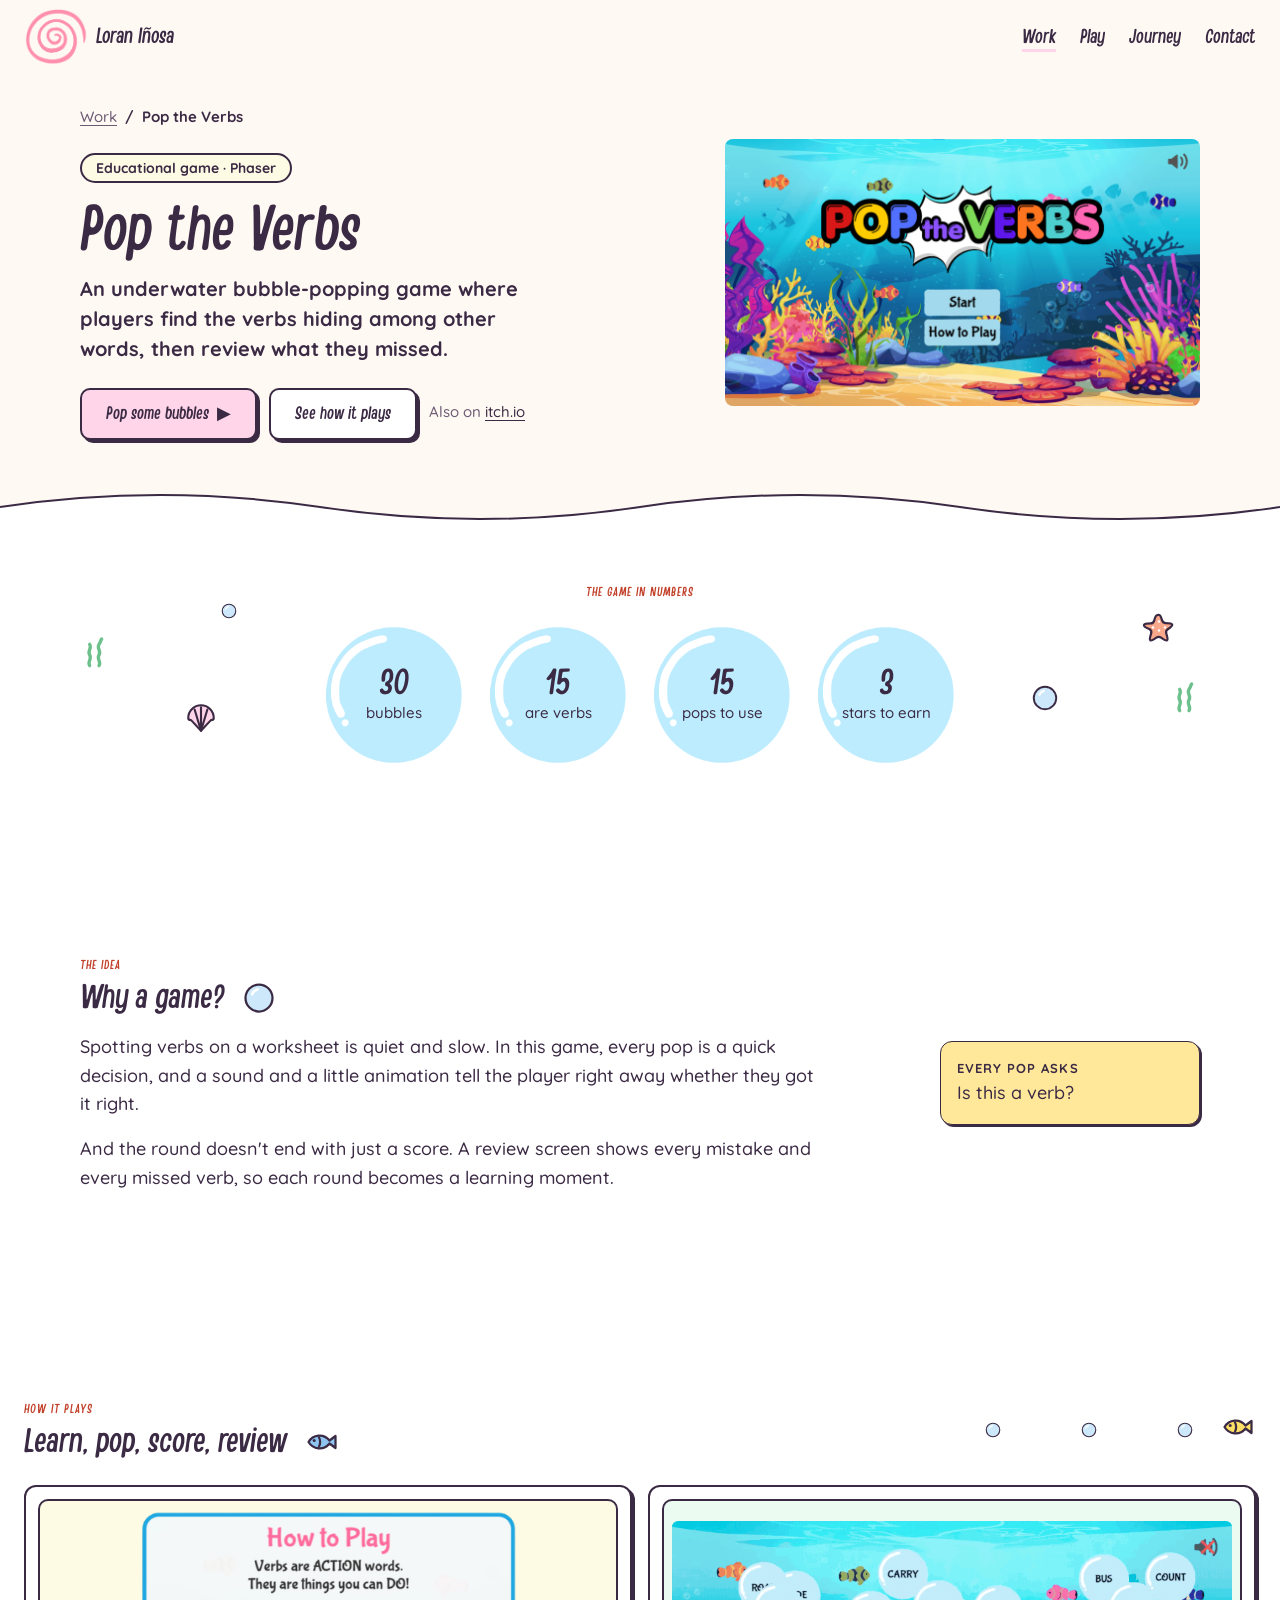
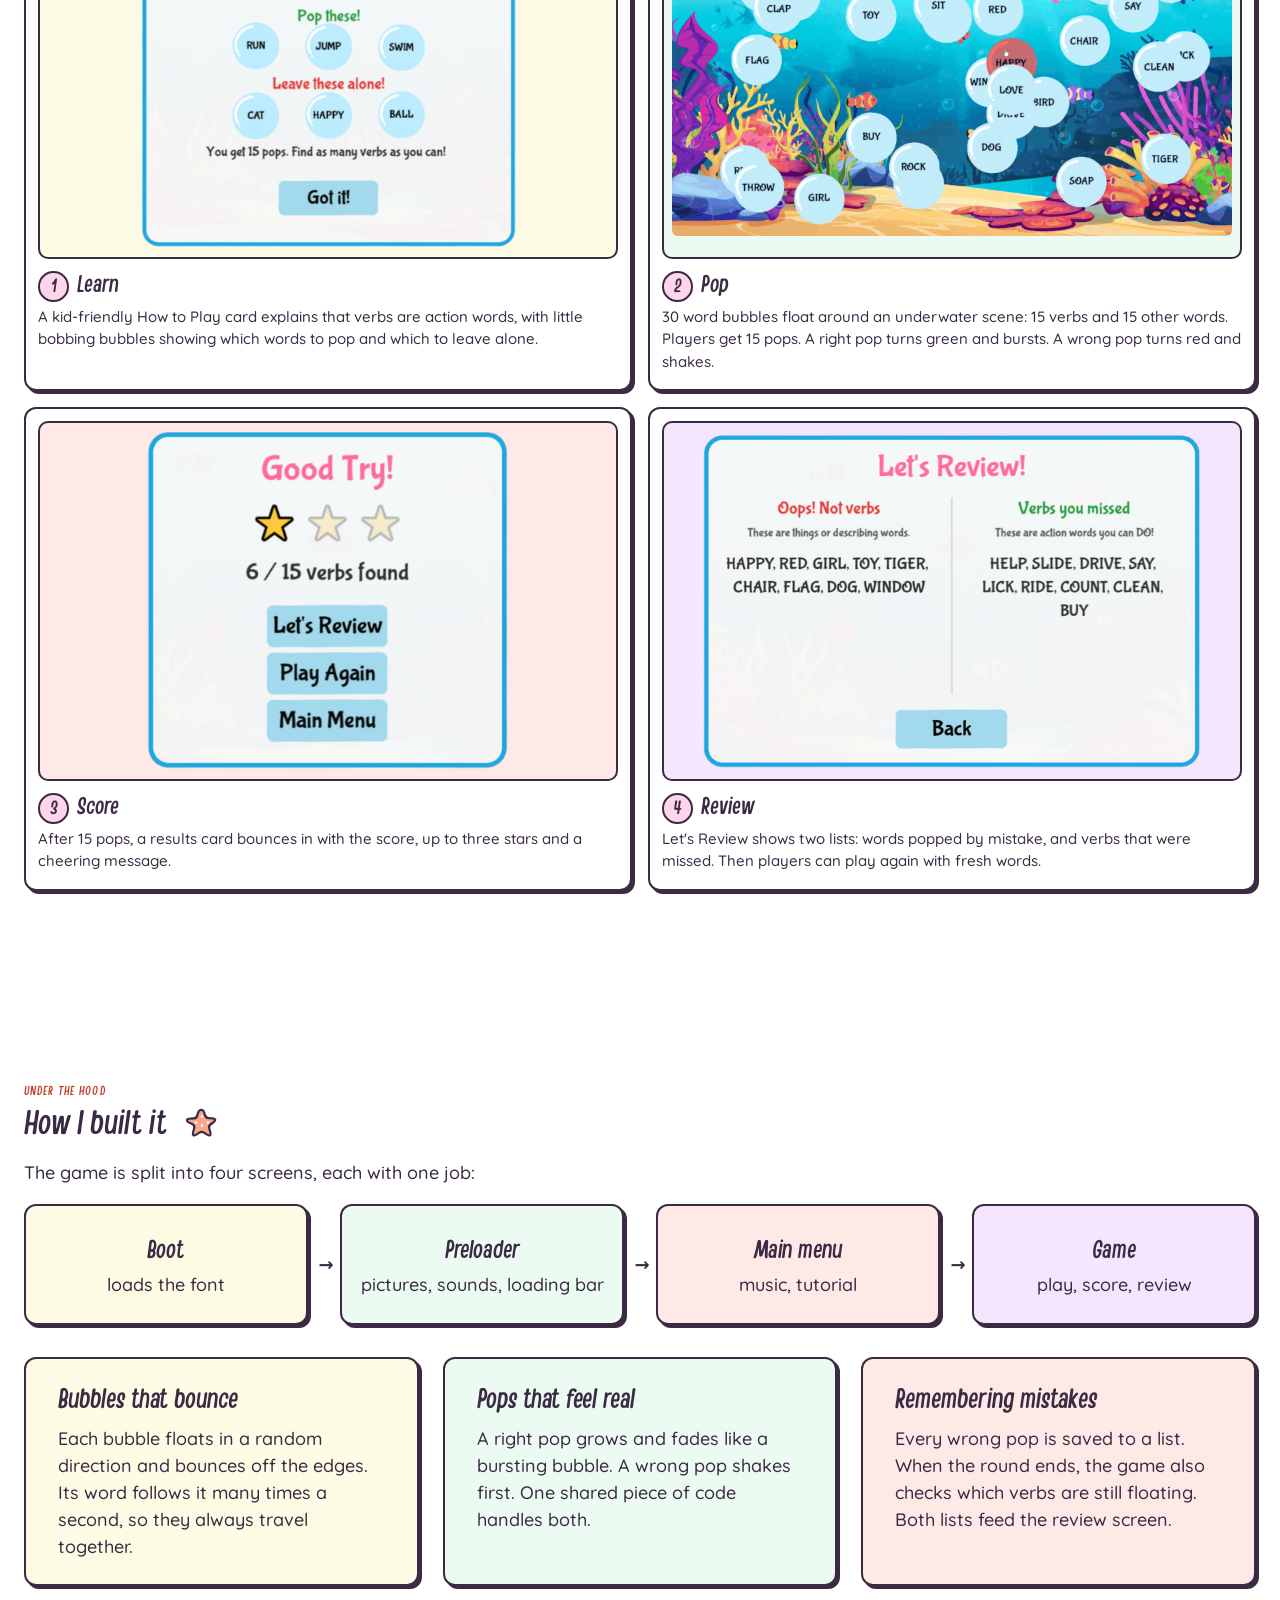
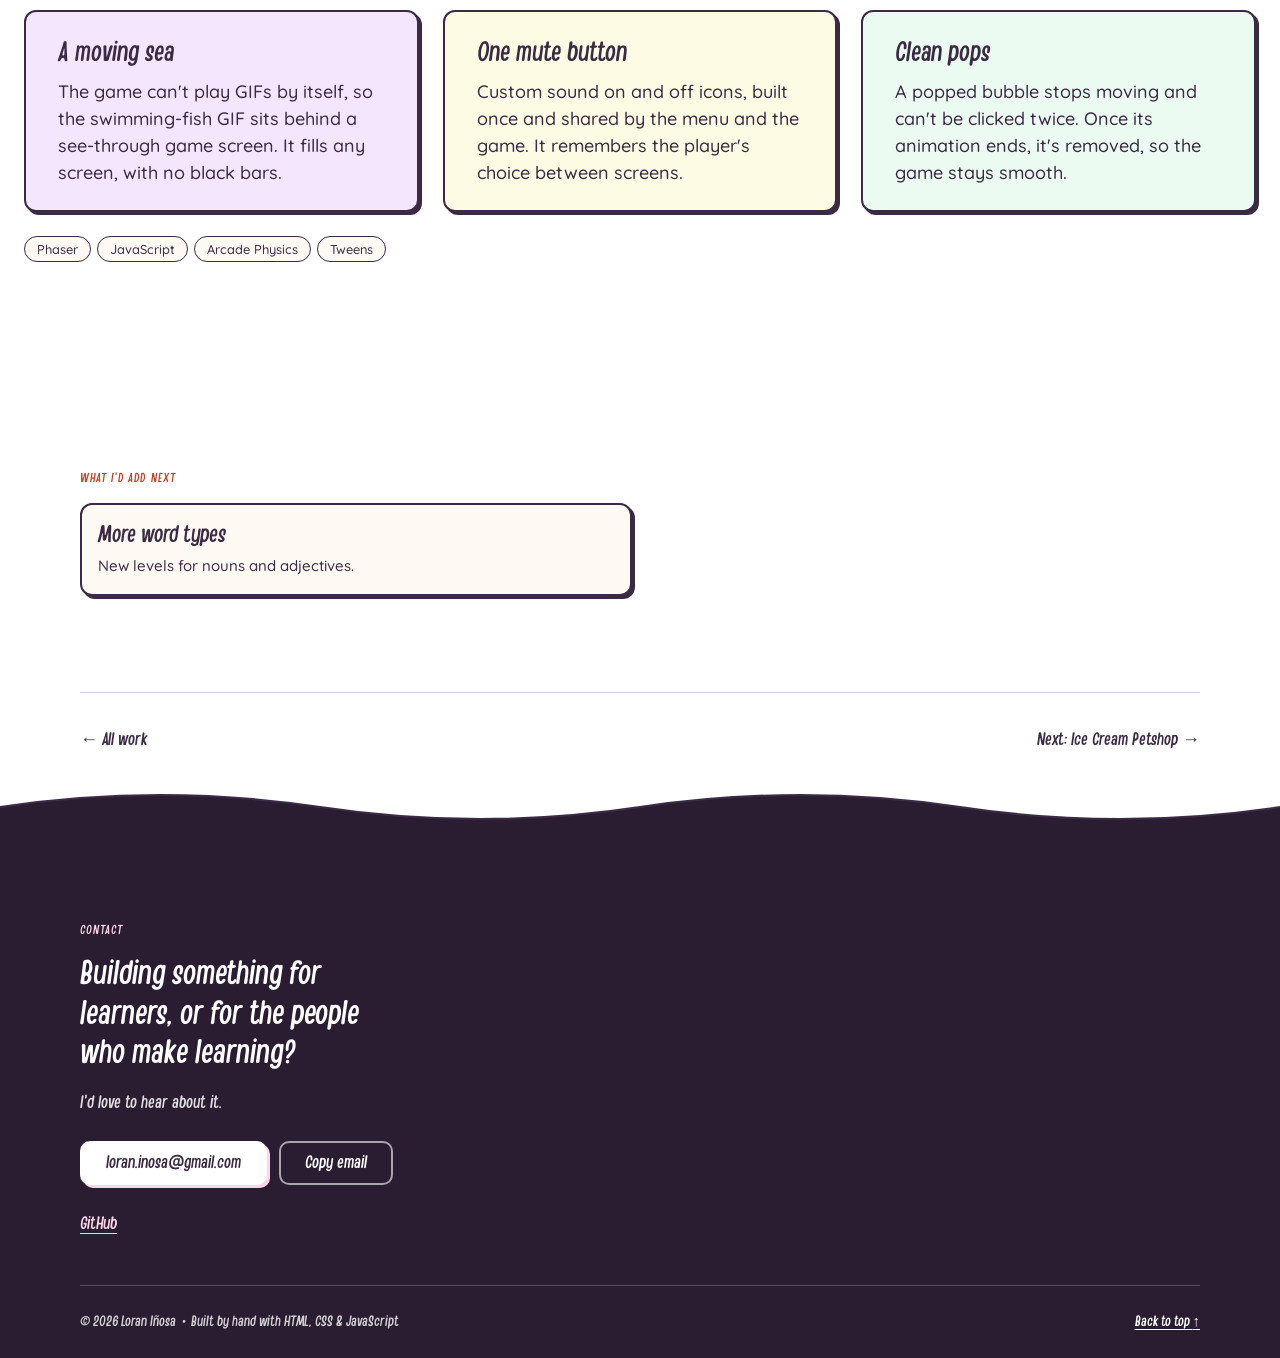
<file: pop-the-verbs.html>
<!doctype html>
<html lang="en">
  <head>
    <meta charset="UTF-8" />
    <meta name="viewport" content="width=device-width, initial-scale=1" />
    <title>Pop the Verbs · Case study · Loran Iñosa</title>
    <meta
      name="description"
      content="A bubble-popping game built with Phaser, where players find the verbs hiding among other words."
    />

    <link rel="stylesheet" href="css/styles.css" />
    <script src="js/main.js" defer></script>
  </head>
  <body>
    <a class="skip-link" href="#main">Skip to main content</a>

    <!-- Underwater doodle shapes, drawn once and reused with <use> -->
    <svg
      width="0"
      height="0"
      style="position: absolute"
      aria-hidden="true"
      focusable="false"
    >
      <symbol id="uw-bubble" viewBox="0 0 24 24">
        <circle cx="12" cy="12" r="9" />
        <path
          fill="none"
          stroke="#FFFFFF"
          stroke-width="1.8"
          d="M7.5 9.5a5 5 0 0 1 3.5-3.2"
        />
      </symbol>
      <symbol id="uw-fish" viewBox="0 0 24 24">
        <path d="M3 12c3-5 10-6 14-1l4-3v8l-4-3c-4 5-11 4-14-1z" />
        <path fill="none" d="M10 9c1 1.5 1 4.5 0 6" />
        <circle cx="6.8" cy="11" r="1" fill="#3B2A44" stroke="none" />
      </symbol>
      <symbol id="uw-star" viewBox="0 0 24 24">
        <path
          d="M12 2.5c.9 0 1.4 1.4 2 3.6.4 1.4 1 1.9 2.4 1.9 2.4 0 4.1.1 4.4 1 .3.9-1 1.8-3 3.2-1.2.8-1.4 1.6-.9 3 .8 2.3 1.2 3.8.4 4.4-.7.5-2-.4-3.9-1.8-1.2-.9-2-.9-3.2 0-1.9 1.4-3.2 2.3-3.9 1.8-.8-.6-.4-2.1.4-4.4.5-1.4.3-2.2-.9-3C3 11.1 1.7 10.2 2 9.3c.3-.9 2-1 4.4-1 1.4 0 2-.5 2.4-1.9.6-2.2 1.1-3.6 2-3.6z"
        />
        <g fill="#FFFFFF" stroke="none">
          <circle cx="12" cy="7" r=".8" />
          <circle cx="8" cy="11" r=".8" />
          <circle cx="16" cy="11" r=".8" />
          <circle cx="12" cy="13" r=".8" />
        </g>
      </symbol>
      <symbol id="uw-seaweed" viewBox="0 0 24 24">
        <path
          d="M8 23c-2-3 2-5 0-8s2-5 0-8M15 23c2-3-2-5 0-8s-2-5 0-8 1-3 2-4"
        />
      </symbol>
      <symbol id="uw-shell" viewBox="0 0 24 24">
        <path
          d="M3 12a9 9 0 0 1 18 0c0 1-1 1.5-2 1.5L12 21l-7-7.5c-1 0-2-.5-2-1.5z"
        />
        <path fill="none" d="M12 21V4.5M12 21L7.5 6M12 21l4.5-15" />
      </symbol>
      <symbol id="uw-jelly" viewBox="0 0 24 24">
        <path
          fill="none"
          d="M8 15c-1 2 1 3 0 5M12 15c-1 2 1 3 0 5M16 15c-1 2 1 3 0 5"
        />
        <path
          d="M5 13a7 7 0 0 1 14 0c0 1-.8 1.5-1.8 1.5H6.8C5.8 14.5 5 14 5 13z"
        />
        <g fill="#3B2A44" stroke="none">
          <circle cx="10" cy="11" r=".9" />
          <circle cx="14" cy="11" r=".9" />
        </g>
      </symbol>
    </svg>

    <!-- Header -->
    <header class="site-header">
      <div class="container site-header__inner">
        <a class="brand" href="index.html">
          <img
            class="brand__flower"
            src="assets/images/spiral.png"
            alt=""
            width="64"
            height="64"
          />
          <span class="brand__name"
            >Loran<span class="brand__surname"> Iñosa</span></span
          >
        </a>
        <nav class="site-nav" aria-label="Main">
          <ul class="site-nav__list">
            <li>
              <a class="site-nav__link" href="work.html" aria-current="true"
                >Work</a
              >
            </li>
            <li><a class="site-nav__link" href="play.html">Play</a></li>
            <li><a class="site-nav__link" href="journey.html">Journey</a></li>
            <li><a class="site-nav__link" href="#contact">Contact</a></li>
          </ul>
        </nav>
      </div>
    </header>

    <main id="main" class="cs-page ptv-page">
      <!-- What is it? -->
      <section class="cs-hero">
        <div class="container pv-hero">
          <div class="wk-decor wk-decor--sides" aria-hidden="true">
            <svg class="deco u-bubble u-rise" style="top: 6%; left: -70px">
              <use href="#uw-bubble" />
            </svg>
            <svg class="deco u-fish-pink" style="top: 25%; left: -100px">
              <use href="#uw-fish" />
            </svg>
            <svg class="deco u-seaweed" style="top: 55%; left: -80px">
              <use href="#uw-seaweed" />
            </svg>
            <svg class="deco u-bubble-sm u-rise" style="top: 80%; left: -50px">
              <use href="#uw-bubble" />
            </svg>
            <svg class="deco u-jelly" style="top: 6%; right: -90px">
              <use href="#uw-jelly" />
            </svg>
            <svg class="deco u-bubble u-rise" style="top: 30%; right: -55px">
              <use href="#uw-bubble" />
            </svg>
            <svg class="deco u-star" style="top: 55%; right: -95px">
              <use href="#uw-star" />
            </svg>
            <svg class="deco u-shell" style="top: 82%; right: -80px">
              <use href="#uw-shell" />
            </svg>
          </div>

          <div>
            <nav class="breadcrumb" aria-label="Breadcrumb">
              <ol>
                <li><a href="work.html">Work</a></li>
                <li aria-current="page">Pop the Verbs</li>
              </ol>
            </nav>

            <p class="cs-pill cs-pill--lemon">Educational game · Phaser</p>
            <h1 class="cs-title">Pop the Verbs</h1>
            <p class="cs-lede">
              An underwater bubble-popping game where players find the verbs
              hiding among other words, then review what they missed.
            </p>

            <div class="button-row">
              <a
                class="button button--primary"
                href="https://pop-the-verbs.netlify.app/"
                data-popup="Pop the Verbs"
                target="_blank"
                rel="noopener"
              >
                Pop some bubbles <span aria-hidden="true">▶</span>
                <span class="visually-hidden">(opens the game)</span>
              </a>
              <a class="button button--secondary" href="#how-it-plays"
                >See how it plays</a
              >
              <p class="pv-status">
                Also on
                <a
                  href="https://loran20.itch.io/pop-the-verbs"
                  target="_blank"
                  rel="noopener"
                  >itch.io</a
                >
              </p>
            </div>
          </div>

          <img
            class="pv-hero__img"
            src="assets/images/pop-the-verbs.png"
            alt="The start screen of Pop the Verbs, with an underwater scene and Start and How to Play buttons"
          />
        </div>

        <svg
          class="wave wave--bottom"
          viewBox="0 0 1200 40"
          preserveAspectRatio="none"
          aria-hidden="true"
          focusable="false"
        >
          <path
            class="wave__fill"
            d="M0 20 C100 4 200 4 300 20 S500 36 600 20 S800 4 900 20 S1100 36 1200 20 V0 H0 Z"
          />
          <path
            class="wave__line"
            d="M0 20 C100 4 200 4 300 20 S500 36 600 20 S800 4 900 20 S1100 36 1200 20"
          />
        </svg>
      </section>

      <!-- The game in numbers -->
      <section class="cs-section" aria-labelledby="numbers-title">
        <div class="container">
          <!-- A little sea floor around the number bubbles -->
          <div class="wk-decor uw-decor--inner" aria-hidden="true">
            <svg class="deco u-seaweed" style="top: 25%; left: 2%">
              <use href="#uw-seaweed" />
            </svg>
            <svg class="deco u-shell" style="top: 65%; left: 11%">
              <use href="#uw-shell" />
            </svg>
            <svg class="deco u-bubble-sm u-rise" style="top: 10%; left: 14%">
              <use href="#uw-bubble" />
            </svg>
            <svg class="deco u-star" style="top: 15%; right: 4%">
              <use href="#uw-star" />
            </svg>
            <svg class="deco u-bubble u-rise" style="top: 55%; right: 14%">
              <use href="#uw-bubble" />
            </svg>
            <svg class="deco u-seaweed" style="top: 50%; right: 2%">
              <use href="#uw-seaweed" />
            </svg>
          </div>

          <h2 id="numbers-title" class="label pv-center">
            The game in numbers
          </h2>
          <ul class="pv-numbers">
            <li class="pv-number"><strong>30</strong><span>bubbles</span></li>
            <li class="pv-number"><strong>15</strong><span>are verbs</span></li>
            <li class="pv-number">
              <strong>15</strong><span>pops to use</span>
            </li>
            <li class="pv-number">
              <strong>3</strong><span>stars to earn</span>
            </li>
          </ul>
        </div>
      </section>

      <!-- Why a game? -->
      <section class="cs-section" aria-labelledby="idea-title">
        <div class="container cs-split">
          <div class="wk-decor wk-decor--sides" aria-hidden="true">
            <svg class="deco u-fish-blue" style="top: 15%; left: -100px">
              <use href="#uw-fish" />
            </svg>
            <svg class="deco u-bubble u-rise" style="top: 60%; left: -60px">
              <use href="#uw-bubble" />
            </svg>
            <svg class="deco u-shell" style="top: 20%; right: -90px">
              <use href="#uw-shell" />
            </svg>
            <svg class="deco u-seaweed" style="top: 60%; right: -80px">
              <use href="#uw-seaweed" />
            </svg>
          </div>

          <div>
            <p class="label">The idea</p>
            <h2 id="idea-title">
              Why a game?
              <svg
                class="uw-doodle uw-doodle--bubble"
                viewBox="0 0 24 24"
                aria-hidden="true"
                focusable="false"
              >
                <use href="#uw-bubble" />
              </svg>
            </h2>
            <p>
              Spotting verbs on a worksheet is quiet and slow. In this game,
              every pop is a quick decision, and a sound and a little animation
              tell the player right away whether they got it right.
            </p>
            <p>
              And the round doesn't end with just a score. A review screen shows
              every mistake and every missed verb, so each round becomes a
              learning moment.
            </p>
          </div>

          <aside class="cs-note">
            <p class="cs-note__label">Every pop asks</p>
            <p>Is this a verb?</p>
          </aside>
        </div>
      </section>

      <!-- How it plays -->
      <section
        class="cs-section"
        id="how-it-plays"
        aria-labelledby="plays-title"
      >
        <div class="container container--wide">
          <!-- A little fish swimming back and forth, with rising bubbles -->
          <div class="uw-swim-strip" aria-hidden="true">
            <svg class="deco u-bubble-sm u-rise" style="top: 20px; left: 15%">
              <use href="#uw-bubble" />
            </svg>
            <svg class="deco u-bubble-sm u-rise" style="top: 20px; left: 45%">
              <use href="#uw-bubble" />
            </svg>
            <svg class="deco u-bubble-sm u-rise" style="top: 20px; left: 75%">
              <use href="#uw-bubble" />
            </svg>
            <svg
              class="deco u-fish-yellow u-swimmer"
              style="top: 8px; right: 0"
            >
              <use href="#uw-fish" />
            </svg>
          </div>

          <p class="label">How it plays</p>
          <h2 id="plays-title">
            Learn, pop, score, review
            <svg
              class="uw-doodle uw-doodle--fish"
              viewBox="0 0 24 24"
              aria-hidden="true"
              focusable="false"
            >
              <use href="#uw-fish" />
            </svg>
          </h2>

          <ol class="cs-steps cs-steps--four cs-steps--big">
            <li class="cs-step cs-card">
              <figure class="cs-media cs-media--lemon">
                <img
                  src="assets/images/how-to-play.png"
                  alt="The How to Play card, with verb bubbles to pop and other words to leave alone"
                />
              </figure>
              <h3>
                <span class="cs-step__num" aria-hidden="true">1</span>Learn
              </h3>
              <p>
                A kid-friendly How to Play card explains that verbs are action
                words, with little bobbing bubbles showing which words to pop
                and which to leave alone.
              </p>
            </li>

            <li class="cs-step cs-card">
              <figure class="cs-media cs-media--mint">
                <img
                  src="assets/images/pop.gif"
                  alt="Word bubbles float around an underwater scene and pop when clicked"
                />
              </figure>
              <h3><span class="cs-step__num" aria-hidden="true">2</span>Pop</h3>
              <p>
                30 word bubbles float around an underwater scene: 15 verbs and
                15 other words. Players get 15 pops. A right pop turns green and
                bursts. A wrong pop turns red and shakes.
              </p>
            </li>

            <li class="cs-step cs-card">
              <figure class="cs-media cs-media--rose">
                <img
                  src="assets/images/score.png"
                  alt="The results card showing the score out of 15, a star rating and an encouraging message"
                />
              </figure>
              <h3>
                <span class="cs-step__num" aria-hidden="true">3</span>Score
              </h3>
              <p>
                After 15 pops, a results card bounces in with the score, up to
                three stars and a cheering message.
              </p>
            </li>

            <li class="cs-step cs-card">
              <figure class="cs-media cs-media--mauve">
                <img
                  src="assets/images/lets-review.png"
                  alt="The Let's Review card, listing words popped by mistake and verbs that were missed"
                />
              </figure>
              <h3>
                <span class="cs-step__num" aria-hidden="true">4</span>Review
              </h3>
              <p>
                Let's Review shows two lists: words popped by mistake, and verbs
                that were missed. Then players can play again with fresh words.
              </p>
            </li>
          </ol>
        </div>
      </section>

      <!-- How I built it -->
      <section class="cs-section" aria-labelledby="build-title">
        <div class="container container--wide pv-build">
          <div class="wk-decor uw-decor--wide" aria-hidden="true">
            <svg class="deco u-jelly" style="top: 20%; left: -100px">
              <use href="#uw-jelly" />
            </svg>
            <svg class="deco u-bubble u-rise" style="top: 60%; left: -60px">
              <use href="#uw-bubble" />
            </svg>
            <svg class="deco u-star" style="top: 30%; right: -90px">
              <use href="#uw-star" />
            </svg>
            <svg class="deco u-seaweed" style="top: 70%; right: -80px">
              <use href="#uw-seaweed" />
            </svg>
          </div>

          <p class="label">Under the hood</p>
          <h2 id="build-title">
            How I built it
            <svg
              class="uw-doodle uw-doodle--star"
              viewBox="0 0 24 24"
              aria-hidden="true"
              focusable="false"
            >
              <use href="#uw-star" />
            </svg>
          </h2>
          <p>The game is split into four screens, each with one job:</p>

          <ol class="pv-scenes">
            <li class="pv-scene cs-card">
              <strong>Boot</strong><span>loads the font</span>
            </li>
            <li class="pv-scene cs-card">
              <strong>Preloader</strong
              ><span>pictures, sounds, loading bar</span>
            </li>
            <li class="pv-scene cs-card">
              <strong>Main menu</strong><span>music, tutorial</span>
            </li>
            <li class="pv-scene cs-card">
              <strong>Game</strong><span>play, score, review</span>
            </li>
          </ol>

          <ul class="cs-points">
            <li class="cs-point cs-card">
              <h3>Bubbles that bounce</h3>
              <p>
                Each bubble floats in a random direction and bounces off the
                edges. Its word follows it many times a second, so they always
                travel together.
              </p>
            </li>
            <li class="cs-point cs-card">
              <h3>Pops that feel real</h3>
              <p>
                A right pop grows and fades like a bursting bubble. A wrong pop
                shakes first. One shared piece of code handles both.
              </p>
            </li>
            <li class="cs-point cs-card">
              <h3>Remembering mistakes</h3>
              <p>
                Every wrong pop is saved to a list. When the round ends, the
                game also checks which verbs are still floating. Both lists feed
                the review screen.
              </p>
            </li>
            <li class="cs-point cs-card">
              <h3>A moving sea</h3>
              <p>
                The game can't play GIFs by itself, so the swimming-fish GIF
                sits behind a see-through game screen. It fills any screen, with
                no black bars.
              </p>
            </li>
            <li class="cs-point cs-card">
              <h3>One mute button</h3>
              <p>
                Custom sound on and off icons, built once and shared by the menu
                and the game. It remembers the player's choice between screens.
              </p>
            </li>
            <li class="cs-point cs-card">
              <h3>Clean pops</h3>
              <p>
                A popped bubble stops moving and can't be clicked twice. Once
                its animation ends, it's removed, so the game stays smooth.
              </p>
            </li>
          </ul>

          <ul class="chips" aria-label="Built with">
            <li class="chip">Phaser</li>
            <li class="chip">JavaScript</li>
            <li class="chip">Arcade Physics</li>
            <li class="chip">Tweens</li>
          </ul>
        </div>
      </section>

      <!-- What I'd add next -->
      <section class="cs-section" aria-labelledby="next-title">
        <div class="container">
          <div class="wk-decor wk-decor--sides" aria-hidden="true">
            <svg class="deco u-bubble u-rise" style="top: 20%; left: -60px">
              <use href="#uw-bubble" />
            </svg>
            <svg class="deco u-fish-pink" style="top: 30%; right: -100px">
              <use href="#uw-fish" />
            </svg>
          </div>

          <p class="label">What I'd add next</p>
          <h2 id="next-title" class="visually-hidden">What I'd add next</h2>
          <ul class="pv-next">
            <li class="cs-card">
              <h3>More word types</h3>
              <p>New levels for nouns and adjectives.</p>
            </li>
          </ul>
        </div>
      </section>

      <!-- Previous / next -->
      <div class="container">
        <nav class="pager" aria-label="More projects">
          <a class="text-link" href="work.html"
            ><span aria-hidden="true">←</span> All work</a
          >
          <a class="text-link" href="ice-cream-pet-shop.html"
            >Next: Ice Cream Petshop <span aria-hidden="true">→</span></a
          >
        </nav>
      </div>
    </main>

    <!-- Contact and footer -->
    <footer class="site-footer" id="contact">
      <svg
        class="wave wave--top"
        viewBox="0 0 1200 40"
        preserveAspectRatio="none"
        aria-hidden="true"
        focusable="false"
      >
        <path
          class="wave__fill"
          d="M0 20 C100 4 200 4 300 20 S500 36 600 20 S800 4 900 20 S1100 36 1200 20 V40 H0 Z"
        />
        <path
          class="wave__line"
          d="M0 20 C100 4 200 4 300 20 S500 36 600 20 S800 4 900 20 S1100 36 1200 20"
        />
      </svg>

      <div class="container">
        <div class="contact">
          <p class="label label--light">Contact</p>
          <h2 class="contact__title">
            Building something for learners, or for the people who make
            learning?
          </h2>
          <p class="contact__text">I'd love to hear about it.</p>

          <div class="contact__email">
            <a class="button button--light" href="mailto:loran.inosa@gmail.com"
              >loran.inosa@gmail.com</a
            >
            <button
              type="button"
              class="button button--outline-light"
              data-copy-email="loran.inosa@gmail.com"
            >
              Copy email
            </button>
          </div>

          <ul class="contact__links">
            <li><a href="https://github.com/loran-secrethub">GitHub</a></li>
          </ul>

          <!-- Read aloud by screen readers when the email is copied -->
          <p class="visually-hidden" aria-live="polite" data-copy-status></p>
        </div>

        <div class="site-footer__bottom">
          <p>
            © 2026 Loran Iñosa · Built by hand with HTML, CSS &amp; JavaScript
          </p>
          <a href="#top">Back to top <span aria-hidden="true">↑</span></a>
        </div>
      </div>
    </footer>
  </body>
</html>
</file>
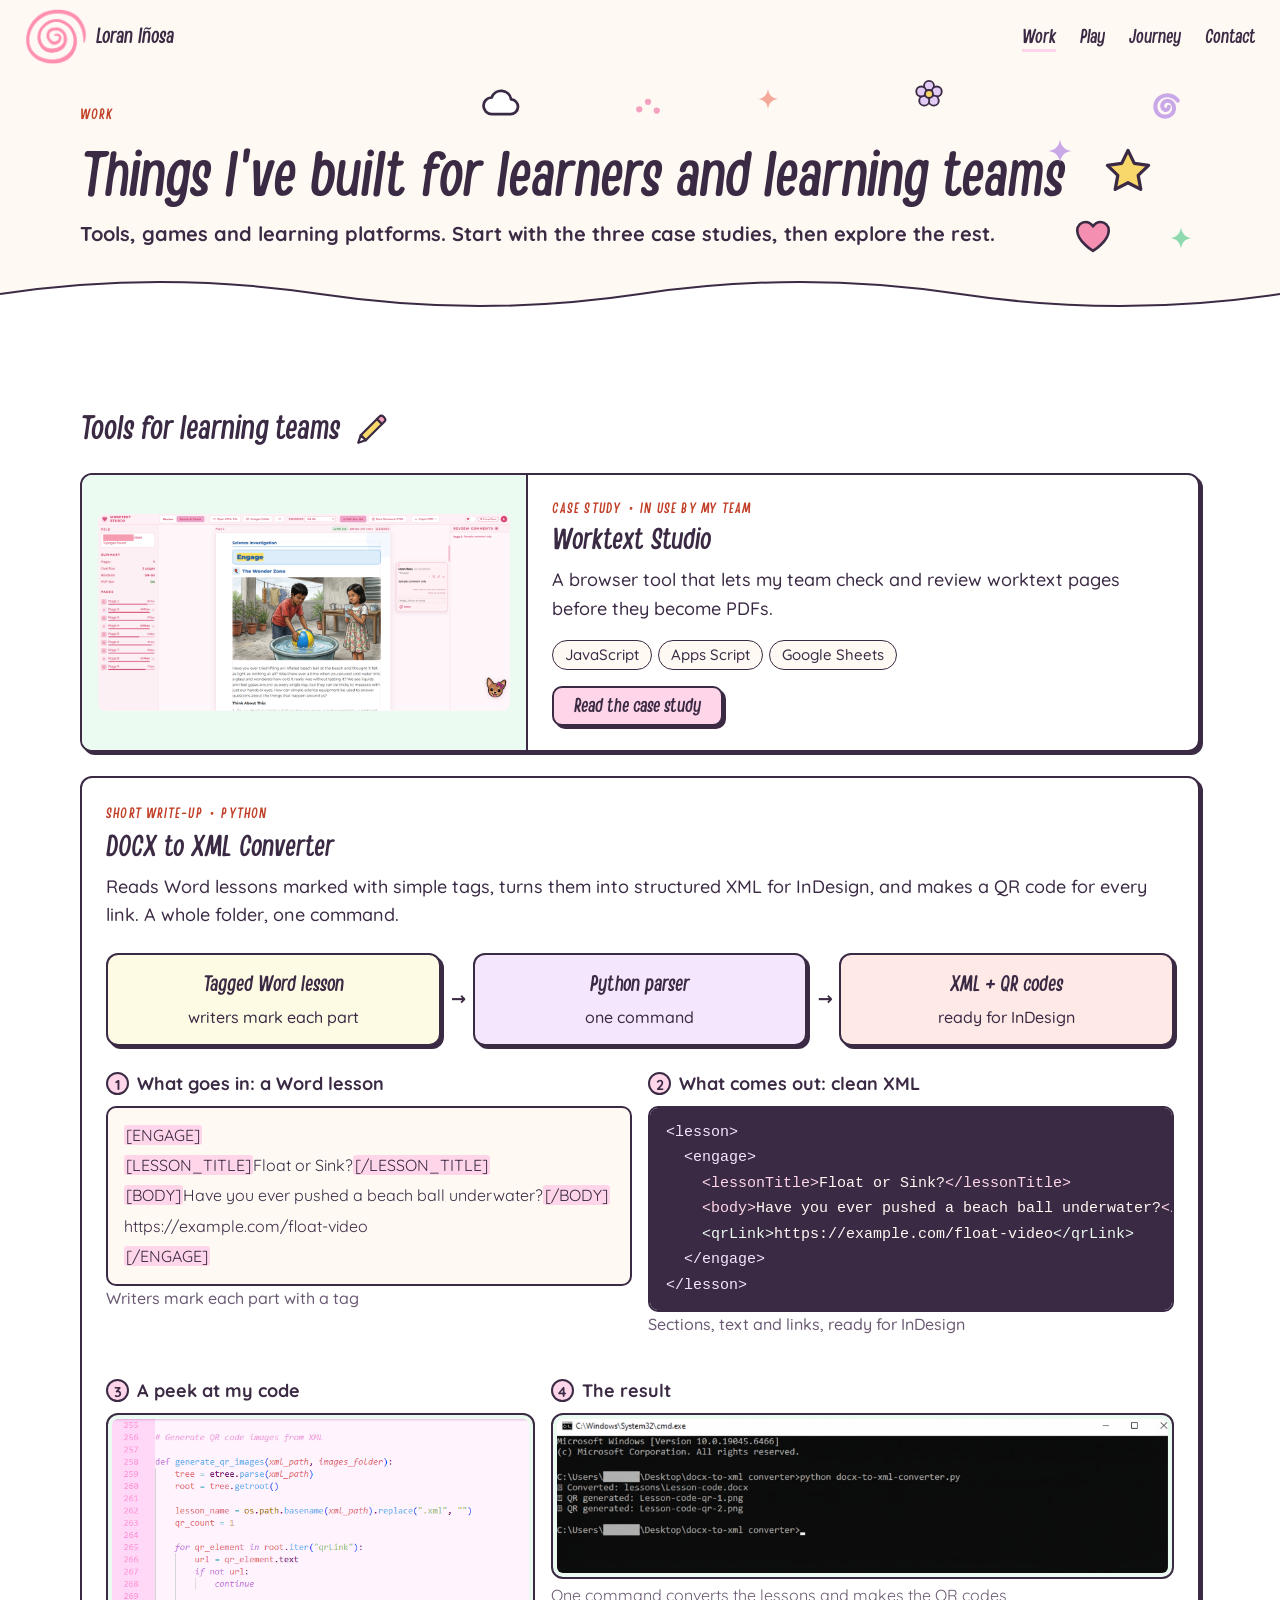
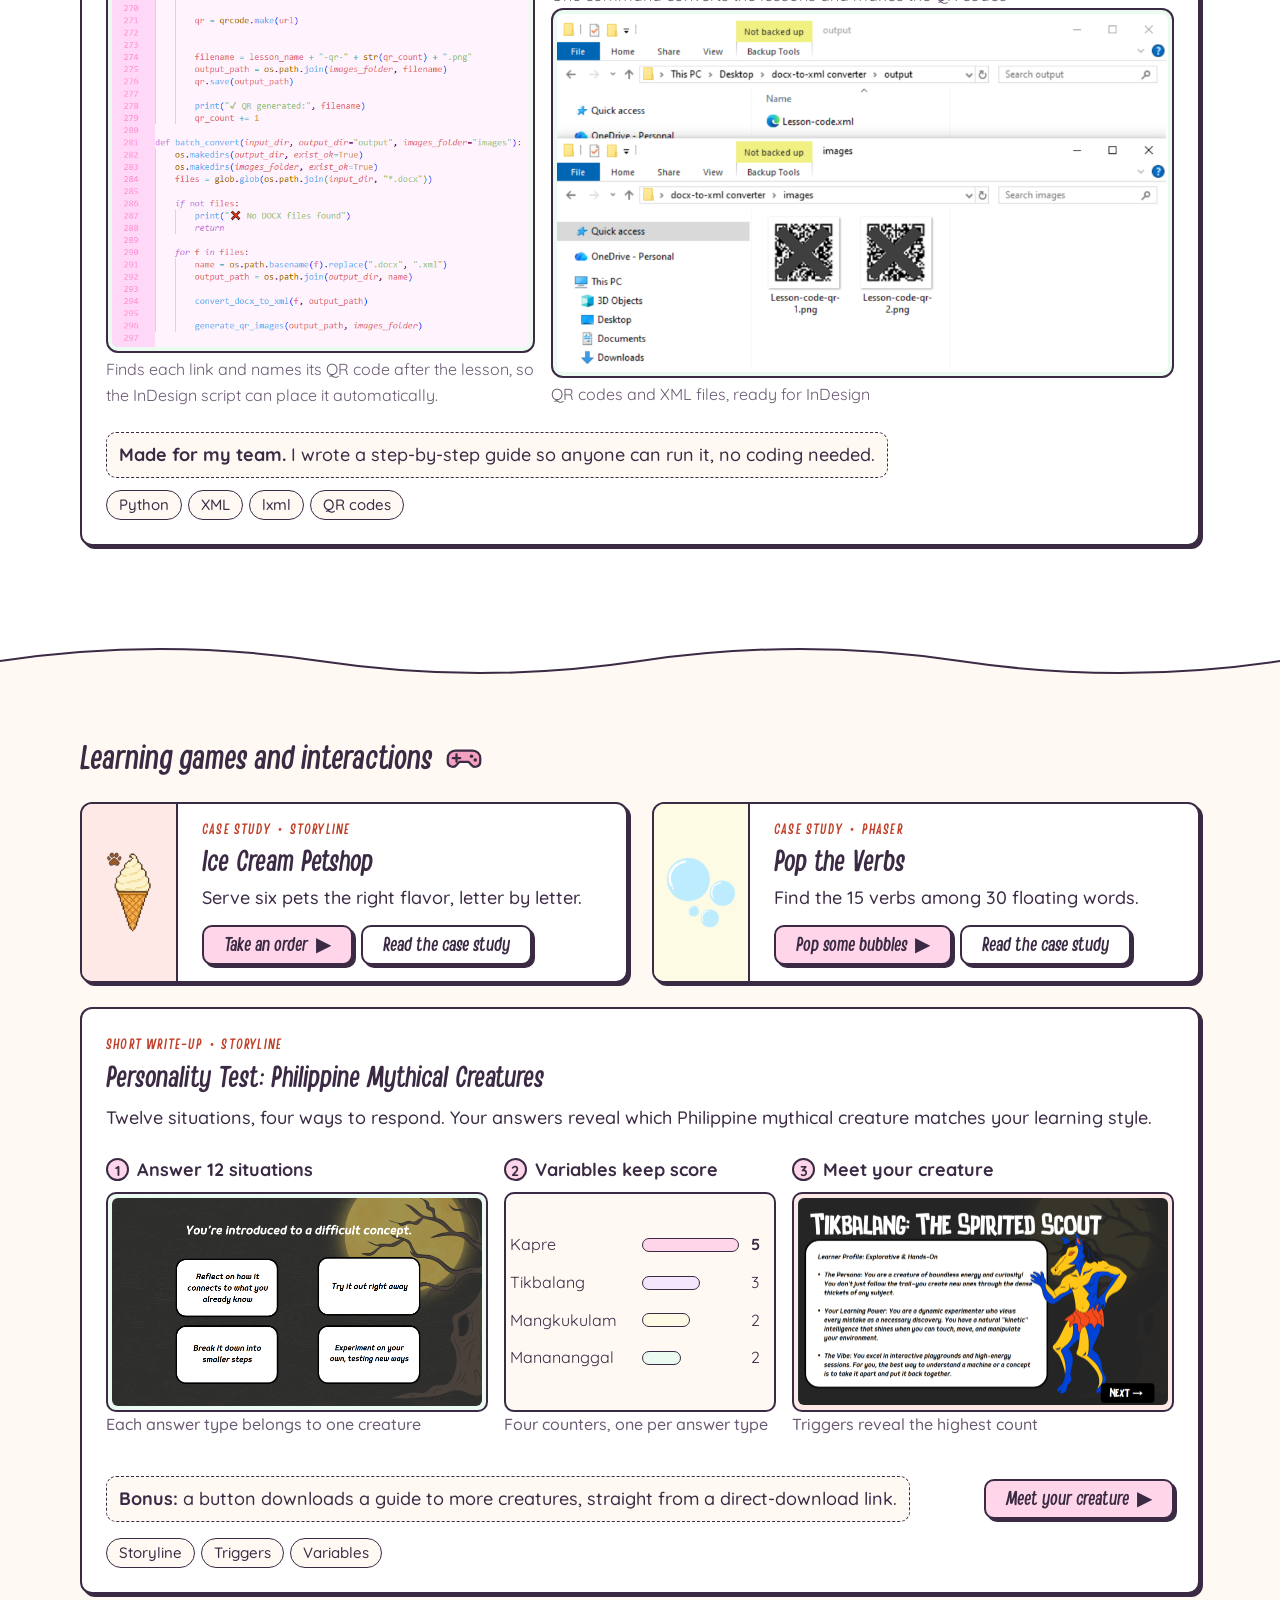
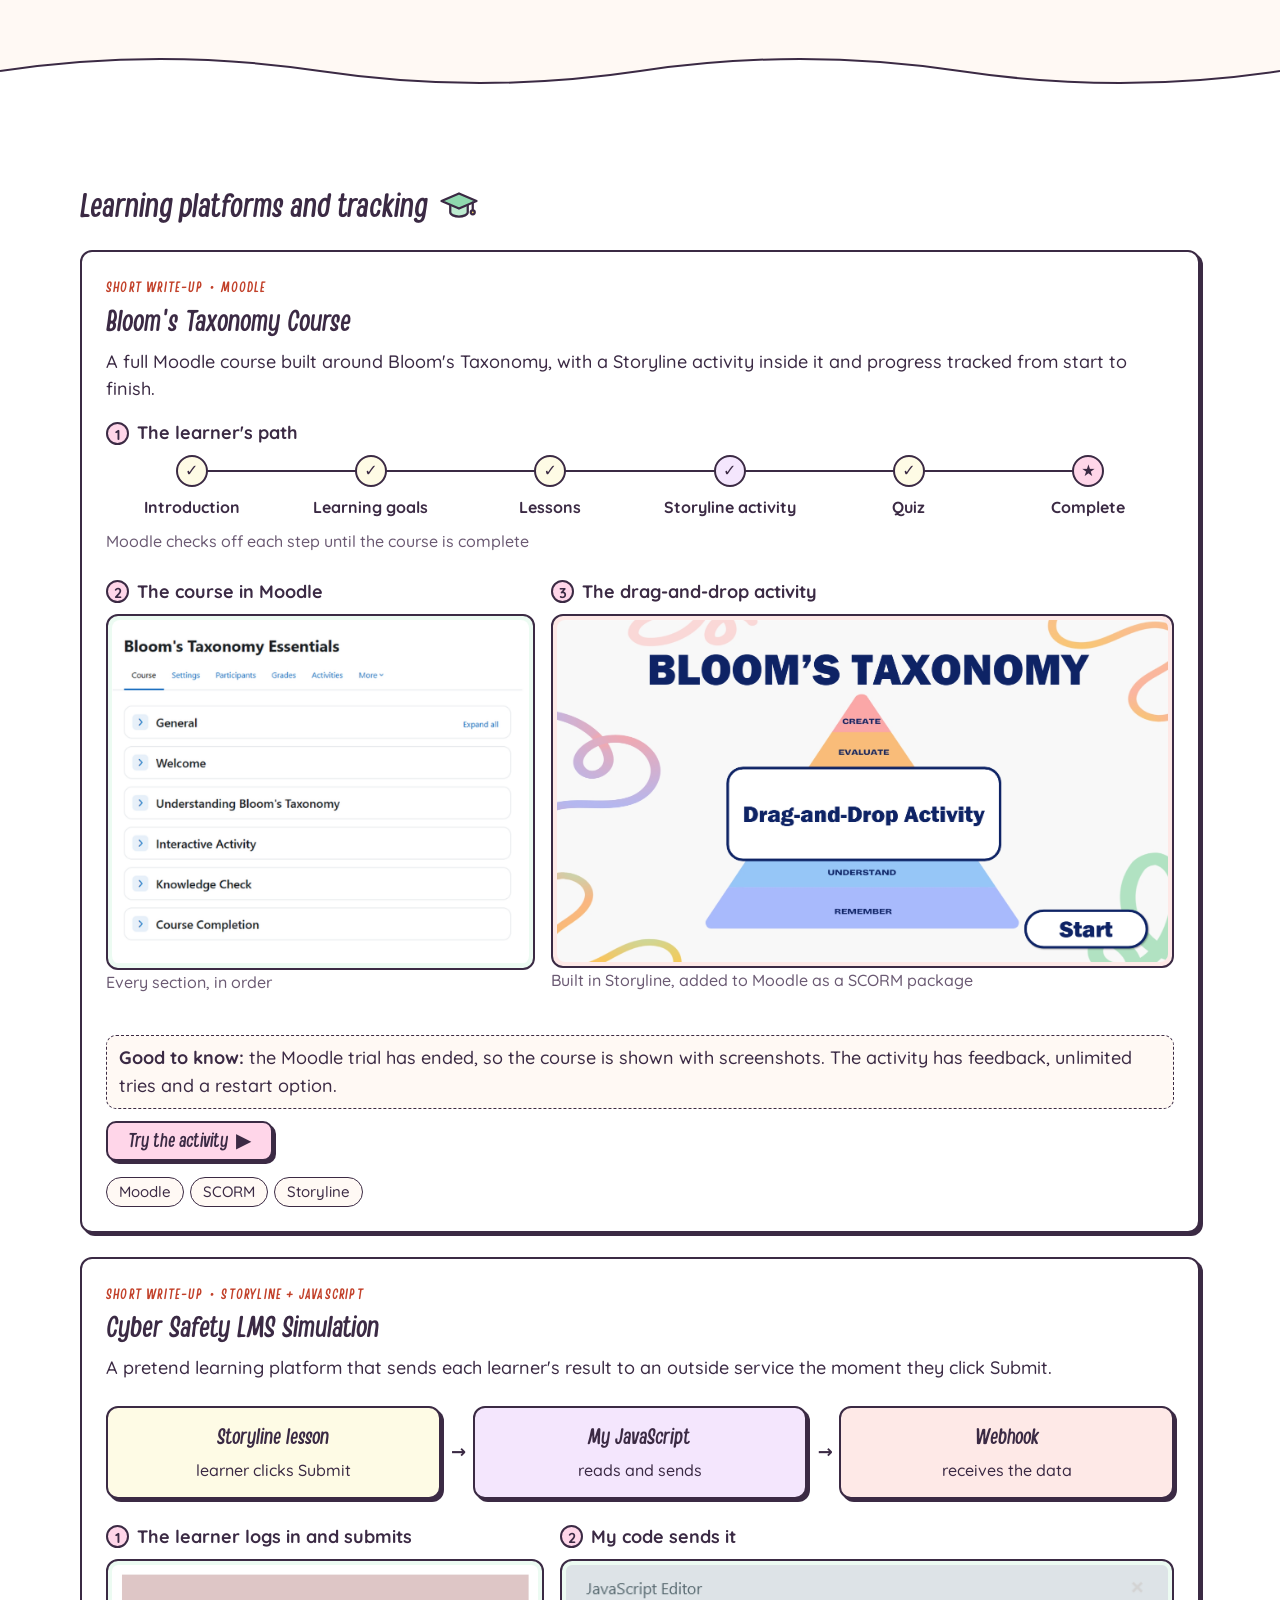
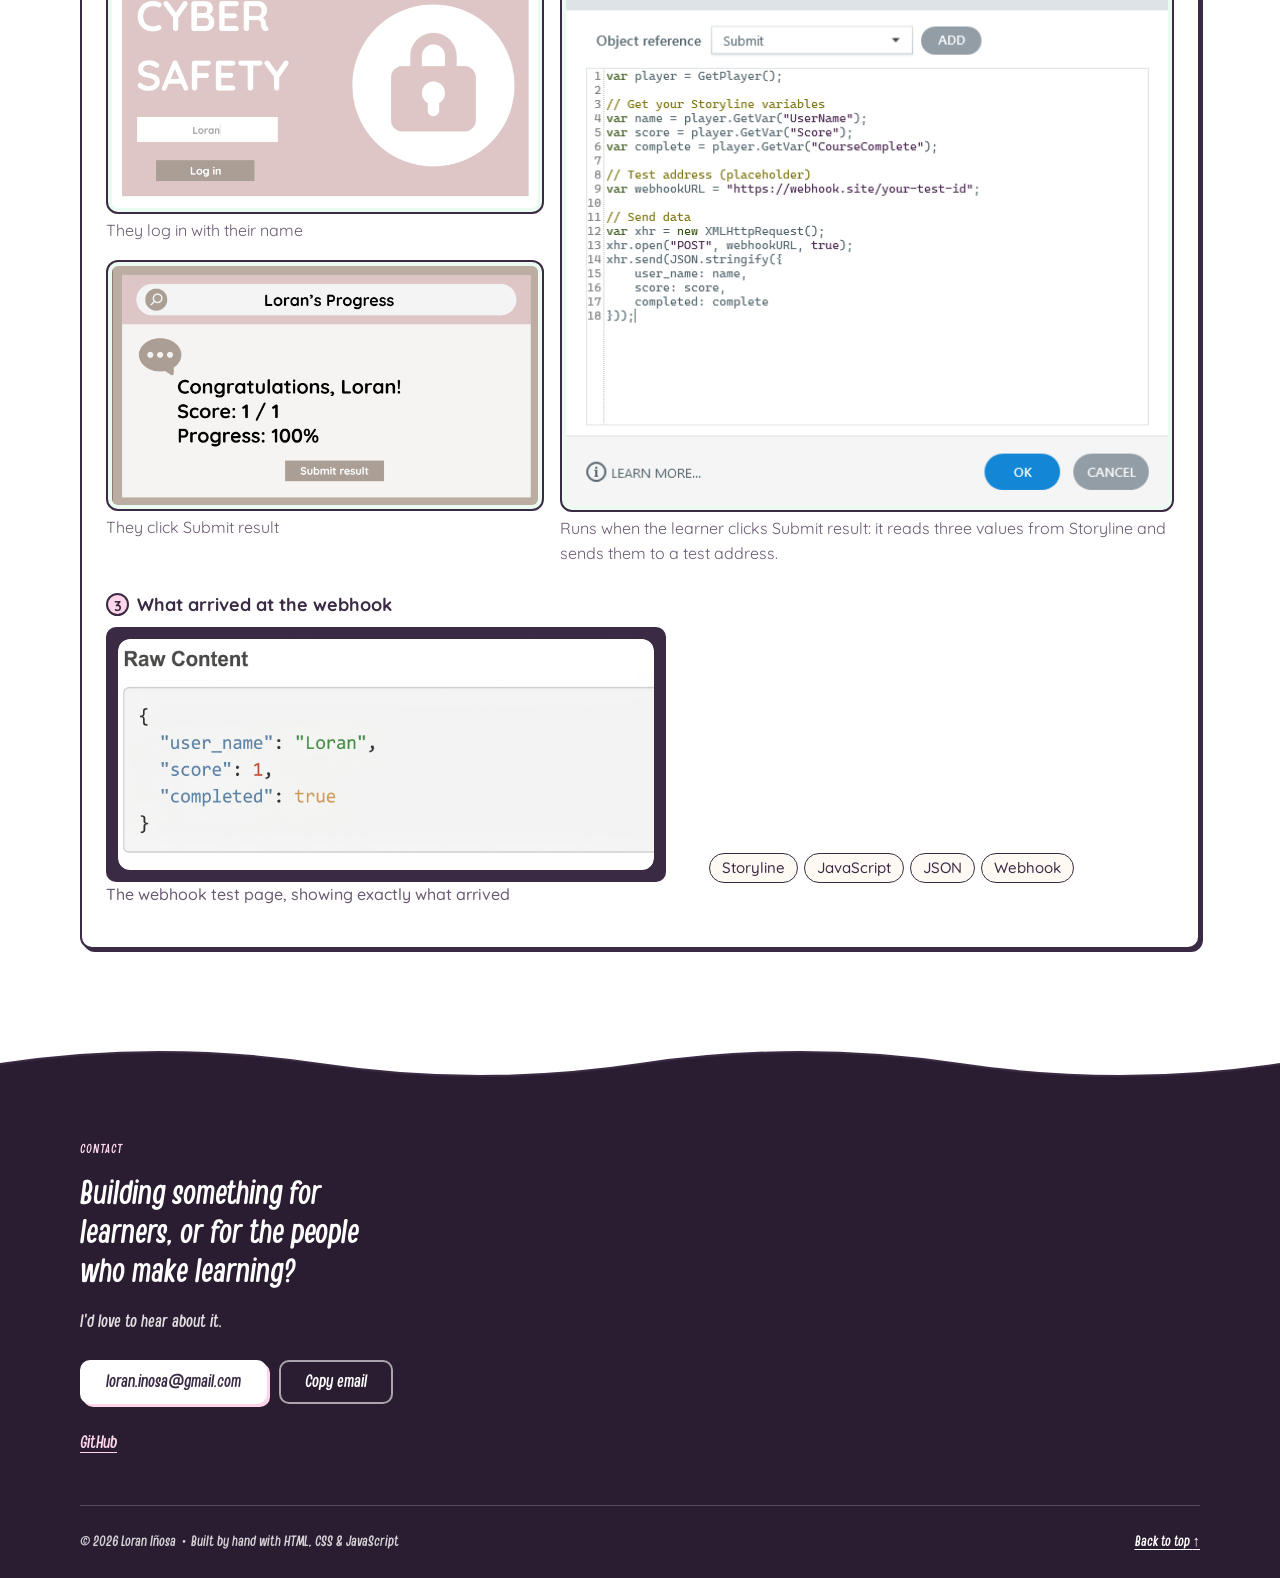
<file: work.html>
<!doctype html>
<html lang="en">
  <head>
    <meta charset="UTF-8" />
    <meta name="viewport" content="width=device-width, initial-scale=1" />
    <title>Work · Loran Iñosa</title>
    <meta
      name="description"
      content="Tools for learning teams, learning games, and learning platforms built by Loran Iñosa, e-learning developer."
    />

    <link rel="stylesheet" href="css/styles.css" />
    <script src="js/main.js" defer></script>
  </head>
  <body>
    <a class="skip-link" href="#main">Skip to main content</a>

    <!-- Doodle shapes, drawn once and reused with <use> -->
    <svg
      width="0"
      height="0"
      style="position: absolute"
      aria-hidden="true"
      focusable="false"
    >
      <symbol id="deco-star" viewBox="0 0 24 24">
        <path
          d="M12 2.5l2.9 6 6.6.9-4.8 4.6 1.2 6.5L12 17.4l-5.9 3.1 1.2-6.5L2.5 9.4l6.6-.9z"
        />
      </symbol>
      <symbol id="deco-heart" viewBox="0 0 24 24">
        <path
          d="M12 20.5S3 15 3 8.8C3 6 5.2 4 7.7 4c1.8 0 3.3 1 4.3 2.5C13 5 14.5 4 16.3 4 18.8 4 21 6 21 8.8 21 15 12 20.5 12 20.5z"
        />
      </symbol>
      <symbol id="deco-sparkle" viewBox="0 0 24 24">
        <path
          d="M12 2C12.8 8 16 11.2 22 12 16 12.8 12.8 16 12 22 11.2 16 8 12.8 2 12 8 11.2 11.2 8 12 2z"
        />
      </symbol>
      <symbol id="deco-swirl" viewBox="0 0 24 24">
        <path
          d="M13 13c0 1.3-1.3 2-2.4 1.5-1.4-.6-1.6-2.5-.7-3.6 1.2-1.6 3.7-1.6 5 0 1.6 1.9 1.2 4.8-.6 6.3-2.4 1.9-5.9 1.3-7.6-1-1.9-2.6-1.2-6.3 1.4-8.2 3.2-2.2 7.6-1.4 9.8 1.6"
        />
      </symbol>
      <symbol id="deco-squiggle" viewBox="0 0 100 24">
        <path d="M4 12c6-8 12-8 16 0s10 8 16 0 10-8 16 0 10 8 16 0 10-8 16 0" />
      </symbol>
      <symbol id="deco-flower" viewBox="0 0 24 24">
        <circle cx="12" cy="5.5" r="4" />
        <circle cx="18.2" cy="10" r="4" />
        <circle cx="15.8" cy="17.3" r="4" />
        <circle cx="8.2" cy="17.3" r="4" />
        <circle cx="5.8" cy="10" r="4" />
        <circle cx="12" cy="12" r="3.2" fill="#F9D86B" />
      </symbol>
      <symbol id="deco-cloud" viewBox="0 0 24 24">
        <path
          d="M7 18h10a4 4 0 0 0 .5-8 5.5 5.5 0 0 0-10.6-1A4.5 4.5 0 0 0 7 18z"
        />
      </symbol>
      <symbol id="deco-dots" viewBox="0 0 24 24">
        <circle cx="5" cy="13" r="2.5" />
        <circle cx="12" cy="7" r="2.5" />
        <circle cx="19" cy="14" r="2.5" />
      </symbol>
    </svg>

    <!-- Header -->
    <header class="site-header">
      <div class="container site-header__inner">
        <a class="brand" href="index.html">
          <img
            class="brand__flower"
            src="assets/images/spiral.png"
            alt=""
            width="64"
            height="64"
          />
          <span class="brand__name"
            >Loran<span class="brand__surname"> Iñosa</span></span
          >
        </a>
        <nav class="site-nav" aria-label="Main">
          <ul class="site-nav__list">
            <li>
              <a class="site-nav__link" href="work.html" aria-current="page"
                >Work</a
              >
            </li>
            <li><a class="site-nav__link" href="play.html">Play</a></li>
            <li><a class="site-nav__link" href="journey.html">Journey</a></li>
            <li><a class="site-nav__link" href="#contact">Contact</a></li>
          </ul>
        </nav>
      </div>
    </header>

    <main id="main" class="cs-page wk-page">
      <!-- Intro -->
      <section class="cs-hero">
        <div class="container">
          <p class="label">Work</p>
          <h1 class="cs-title">
            Things I've built for learners and learning teams
          </h1>
          <p class="cs-lede">
            Tools, games and learning platforms. Start with the three case
            studies, then explore the rest.
          </p>

          <!-- Doodles in the empty space around the title -->
          <div class="wk-decor wk-decor--hero" aria-hidden="true">
            <svg class="deco d-cloud" style="top: -24px; right: 60%">
              <use href="#deco-cloud" />
            </svg>
            <svg class="deco d-dots" style="top: -12px; right: 48%">
              <use href="#deco-dots" />
            </svg>
            <svg class="deco d-sparkle-peach" style="top: -18px; right: 38%">
              <use href="#deco-sparkle" />
            </svg>
            <svg class="deco d-flower-lavender" style="top: -26px; right: 24%">
              <use href="#deco-flower" />
            </svg>
            <svg class="deco d-swirl" style="top: -22px; right: 3%">
              <use href="#deco-swirl" />
            </svg>
            <svg
              class="deco d-sparkle-lavender"
              style="top: 32px; right: 150px"
            >
              <use href="#deco-sparkle" />
            </svg>
            <svg class="deco d-star-yellow" style="top: 40px; right: 70px">
              <use href="#deco-star" />
            </svg>
            <svg class="deco d-heart-pink" style="top: 110px; right: 110px">
              <use href="#deco-heart" />
            </svg>
            <svg class="deco d-sparkle-mint" style="top: 120px; right: 30px">
              <use href="#deco-sparkle" />
            </svg>
          </div>

          <div class="wk-decor wk-decor--sides" aria-hidden="true">
            <svg class="deco d-star-mint" style="top: 0; left: -80px">
              <use href="#deco-star" />
            </svg>
            <svg class="deco d-heart-outline" style="top: 90px; left: -100px">
              <use href="#deco-heart" />
            </svg>
            <svg class="deco d-sparkle-yellow" style="top: 60px; right: -50px">
              <use href="#deco-sparkle" />
            </svg>
          </div>
        </div>
      </section>

      <!-- Tools for learning teams -->
      <section
        class="cs-section cs-section--white wk-group wk-group--tools"
        id="tools"
        aria-labelledby="tools-title"
      >
        <svg
          class="wave wave--top"
          viewBox="0 0 1200 40"
          preserveAspectRatio="none"
          aria-hidden="true"
          focusable="false"
        >
          <path
            class="wave__fill"
            d="M0 20 C100 4 200 4 300 20 S500 36 600 20 S800 4 900 20 S1100 36 1200 20 V40 H0 Z"
          />
          <path
            class="wave__line"
            d="M0 20 C100 4 200 4 300 20 S500 36 600 20 S800 4 900 20 S1100 36 1200 20"
          />
        </svg>

        <div class="container wk-stack">
          <h2 id="tools-title" class="wk-group__title">
            Tools for learning teams
            <svg
              class="wk-doodle"
              viewBox="0 0 32 32"
              aria-hidden="true"
              focusable="false"
            >
              <path fill="#F9D86B" d="M7 21L20 8l4 4L11 25z" />
              <path fill="#FFF9F4" d="M7 21l4 4-6 2z" />
              <path
                fill="#F4A1C0"
                d="M20 8l2-2a2 2 0 0 1 3 0l1 1a2 2 0 0 1 0 3l-2 2z"
              />
            </svg>
          </h2>

          <div class="wk-decor wk-decor--sides" aria-hidden="true">
            <svg class="deco d-star-yellow" style="top: 3%; left: -90px">
              <use href="#deco-star" />
            </svg>
            <svg class="deco d-dots" style="top: 14%; left: -60px">
              <use href="#deco-dots" />
            </svg>
            <svg class="deco d-sparkle-mint" style="top: 24%; left: -50px">
              <use href="#deco-sparkle" />
            </svg>
            <svg class="deco d-cloud" style="top: 36%; left: -100px">
              <use href="#deco-cloud" />
            </svg>
            <svg class="deco d-heart-pink" style="top: 50%; left: -95px">
              <use href="#deco-heart" />
            </svg>
            <svg class="deco d-flower-pink" style="top: 64%; left: -70px">
              <use href="#deco-flower" />
            </svg>
            <svg class="deco d-sparkle-peach" style="top: 76%; left: -45px">
              <use href="#deco-sparkle" />
            </svg>
            <svg class="deco d-swirl" style="top: 90%; left: -85px">
              <use href="#deco-swirl" />
            </svg>
            <svg class="deco d-sparkle-lavender" style="top: 5%; right: -60px">
              <use href="#deco-sparkle" />
            </svg>
            <svg class="deco d-flower-lavender" style="top: 16%; right: -95px">
              <use href="#deco-flower" />
            </svg>
            <svg class="deco d-heart-outline" style="top: 30%; right: -100px">
              <use href="#deco-heart" />
            </svg>
            <svg class="deco d-dots" style="top: 44%; right: -55px">
              <use href="#deco-dots" />
            </svg>
            <svg class="deco d-star-mint" style="top: 56%; right: -85px">
              <use href="#deco-star" />
            </svg>
            <svg class="deco d-sparkle-yellow" style="top: 68%; right: -50px">
              <use href="#deco-sparkle" />
            </svg>
            <svg class="deco d-cloud" style="top: 78%; right: -100px">
              <use href="#deco-cloud" />
            </svg>
            <svg class="deco d-squiggle" style="top: 90%; right: -110px">
              <use href="#deco-squiggle" />
            </svg>
          </div>

          <!-- Worktext Studio -->
          <article class="wk-feature wk-feature--wide cs-card">
            <div class="wk-feature__art">
              <img src="assets/images/WT_studio.png" alt="" />
            </div>
            <div class="wk-feature__body">
              <p class="label">Case study · In use by my team</p>
              <h3>Worktext Studio</h3>
              <p>
                A browser tool that lets my team check and review worktext pages
                before they become PDFs.
              </p>
              <ul class="chips" aria-label="Built with">
                <li class="chip">JavaScript</li>
                <li class="chip">Apps Script</li>
                <li class="chip">Google Sheets</li>
              </ul>
              <a
                class="button button--primary button--small"
                href="worktext-studio.html"
                >Read the case study</a
              >
            </div>
          </article>

          <!-- DOCX to XML Converter -->
          <article class="wk-item cs-card" id="docx-xml">
            <p class="label">Short write-up · Python</p>
            <h3>DOCX to XML Converter</h3>
            <p>
              Reads Word lessons marked with simple tags, turns them into
              structured XML for InDesign, and makes a QR code for every link. A
              whole folder, one command.
            </p>

            <ol class="pv-scenes dx-flow">
              <li class="pv-scene cs-card">
                <strong>Tagged Word lesson</strong
                ><span>writers mark each part</span>
              </li>
              <li class="pv-scene cs-card">
                <strong>Python parser</strong><span>one command</span>
              </li>
              <li class="pv-scene cs-card">
                <strong>XML + QR codes</strong><span>ready for InDesign</span>
              </li>
            </ol>

            <div class="dx-pair">
              <div>
                <p class="dx-step">
                  <span class="dx-num" aria-hidden="true">1</span>What goes in:
                  a Word lesson
                </p>
                <pre class="dx-doc"><span class="dx-tag">[ENGAGE]</span>
<span class="dx-tag">[LESSON_TITLE]</span>Float or Sink?<span class="dx-tag">[/LESSON_TITLE]</span>
<span class="dx-tag">[BODY]</span>Have you ever pushed a beach ball underwater?<span class="dx-tag">[/BODY]</span>
https://example.com/float-video
<span class="dx-tag">[/ENGAGE]</span></pre>
                <p class="code-caption">Writers mark each part with a tag</p>
              </div>

              <div>
                <p class="dx-step">
                  <span class="dx-num" aria-hidden="true">2</span>What comes
                  out: clean XML
                </p>
                <pre class="dx-code"><span class="dx-com">&lt;lesson&gt;</span>
  <span class="dx-com">&lt;engage&gt;</span>
    <span class="dx-key">&lt;lessonTitle&gt;</span>Float or Sink?<span class="dx-key">&lt;/lessonTitle&gt;</span>
    <span class="dx-key">&lt;body&gt;</span>Have you ever pushed a beach ball underwater?<span class="dx-key">&lt;/body&gt;</span>
    <span class="dx-ok">&lt;qrLink&gt;</span>https://example.com/float-video<span class="dx-ok">&lt;/qrLink&gt;</span>
  <span class="dx-com">&lt;/engage&gt;</span>
<span class="dx-com">&lt;/lesson&gt;</span></pre>
                <p class="code-caption">
                  Sections, text and links, ready for InDesign
                </p>
              </div>
            </div>

            <div class="dx-pair dx-pair--code">
              <div>
                <p class="dx-step">
                  <span class="dx-num" aria-hidden="true">3</span>A peek at my
                  code
                </p>
                <figure class="cy-shot cy-shot--fill">
                  <img
                    src="assets/images/python-snippet.png"
                    alt="Python code that finds each link in a lesson, makes a QR code for it, and names the image after the lesson"
                  />
                  <figcaption>
                    Finds each link and names its QR code after the lesson, so
                    the InDesign script can place it automatically.
                  </figcaption>
                </figure>
              </div>

              <div>
                <p class="dx-step">
                  <span class="dx-num" aria-hidden="true">4</span>The result
                </p>
                <figure class="cy-shot">
                  <img
                    src="assets/images/python-result.png"
                    alt="The command window after running the script, confirming the lesson was converted and two QR codes were generated"
                  />
                  <figcaption>
                    One command converts the lessons and makes the QR codes
                  </figcaption>
                </figure>
                <figure class="cy-shot dx-shot">
                  <img
                    src="assets/images/docx-xml-folder.png"
                    alt="The images folder with two QR code pictures, and the output folder with the XML files"
                  />
                  <figcaption>
                    QR codes and XML files, ready for InDesign
                  </figcaption>
                </figure>
              </div>
            </div>

            <div class="dx-footer">
              <p class="dx-team">
                <strong>Made for my team.</strong> I wrote a step-by-step guide
                so anyone can run it, no coding needed.
              </p>
              <ul class="chips" aria-label="Built with">
                <li class="chip">Python</li>
                <li class="chip">XML</li>
                <li class="chip">lxml</li>
                <li class="chip">QR codes</li>
              </ul>
            </div>
          </article>
        </div>

        <svg
          class="wave wave--bottom"
          viewBox="0 0 1200 40"
          preserveAspectRatio="none"
          aria-hidden="true"
          focusable="false"
        >
          <path
            class="wave__fill"
            d="M0 20 C100 4 200 4 300 20 S500 36 600 20 S800 4 900 20 S1100 36 1200 20 V0 H0 Z"
          />
          <path
            class="wave__line"
            d="M0 20 C100 4 200 4 300 20 S500 36 600 20 S800 4 900 20 S1100 36 1200 20"
          />
        </svg>
      </section>

      <!-- Learning games and interactions -->
      <section
        class="cs-section wk-group wk-group--games"
        id="games"
        aria-labelledby="games-title"
      >
        <div class="container wk-stack">
          <h2 id="games-title" class="wk-group__title">
            Learning games and interactions
            <svg
              class="wk-doodle"
              viewBox="0 0 32 32"
              aria-hidden="true"
              focusable="false"
            >
              <path
                fill="#F4A1C0"
                d="M9 10h14a6 6 0 0 1 6 6v3a4 4 0 0 1-7.2 2.4L19.5 19h-7l-2.3 2.4A4 4 0 0 1 3 19v-3a6 6 0 0 1 6-6z"
              />
              <path fill="none" d="M10 13v6M7 16h6" />
              <circle cx="22" cy="14.5" r="1.4" fill="#3B2A44" stroke="none" />
              <circle cx="25" cy="17.5" r="1.4" fill="#3B2A44" stroke="none" />
            </svg>
          </h2>

          <div class="wk-decor wk-decor--sides" aria-hidden="true">
            <svg class="deco d-heart-outline" style="top: 6%; left: -100px">
              <use href="#deco-heart" />
            </svg>
            <svg class="deco d-sparkle-yellow" style="top: 20%; left: -55px">
              <use href="#deco-sparkle" />
            </svg>
            <svg class="deco d-flower-pink" style="top: 36%; left: -85px">
              <use href="#deco-flower" />
            </svg>
            <svg class="deco d-dots" style="top: 52%; left: -60px">
              <use href="#deco-dots" />
            </svg>
            <svg class="deco d-star-yellow" style="top: 66%; left: -95px">
              <use href="#deco-star" />
            </svg>
            <svg class="deco d-swirl" style="top: 84%; left: -85px">
              <use href="#deco-swirl" />
            </svg>
            <svg class="deco d-star-mint" style="top: 8%; right: -80px">
              <use href="#deco-star" />
            </svg>
            <svg class="deco d-sparkle-peach" style="top: 24%; right: -50px">
              <use href="#deco-sparkle" />
            </svg>
            <svg class="deco d-cloud" style="top: 40%; right: -100px">
              <use href="#deco-cloud" />
            </svg>
            <svg class="deco d-heart-pink" style="top: 56%; right: -95px">
              <use href="#deco-heart" />
            </svg>
            <svg class="deco d-sparkle-lavender" style="top: 72%; right: -55px">
              <use href="#deco-sparkle" />
            </svg>
            <svg class="deco d-flower-lavender" style="top: 88%; right: -90px">
              <use href="#deco-flower" />
            </svg>
          </div>

          <div class="wk-pair">
            <!-- Ice Cream Petshop -->
            <article class="wk-slim cs-card" id="ice-cream">
              <div class="wk-slim__art wk-slim__art--rose">
                <img src="assets/images/ice-cream.png" alt="" />
              </div>
              <div class="wk-slim__body">
                <p class="label">Case study · Storyline</p>
                <h3>Ice Cream Petshop</h3>
                <p>Serve six pets the right flavor, letter by letter.</p>
                <div class="wk-slim__actions">
                  <a
                    class="button button--primary button--small"
                    href="https://icecream-pet-shop.netlify.app/story.html"
                    data-popup="Ice Cream Petshop"
                    target="_blank"
                    rel="noopener"
                  >
                    Take an order <span aria-hidden="true">▶</span>
                    <span class="visually-hidden">(opens the game)</span>
                  </a>
                  <a
                    class="button button--secondary button--small"
                    href="ice-cream-pet-shop.html"
                    >Read the case study</a
                  >
                </div>
              </div>
            </article>

            <!-- Pop the Verbs -->
            <article class="wk-slim cs-card" id="pop-the-verbs">
              <div class="wk-slim__art wk-slim__art--lemon">
                <img src="assets/images/bubbles.png" alt="" />
              </div>
              <div class="wk-slim__body">
                <p class="label">Case study · Phaser</p>
                <h3>Pop the Verbs</h3>
                <p>Find the 15 verbs among 30 floating words.</p>
                <div class="wk-slim__actions">
                  <a
                    class="button button--primary button--small"
                    href="https://pop-the-verbs.netlify.app/"
                    data-popup="Pop the Verbs"
                    target="_blank"
                    rel="noopener"
                  >
                    Pop some bubbles <span aria-hidden="true">▶</span>
                    <span class="visually-hidden">(opens the game)</span>
                  </a>
                  <a
                    class="button button--secondary button--small"
                    href="pop-the-verbs.html"
                    >Read the case study</a
                  >
                </div>
              </div>
            </article>
          </div>

          <!-- Personality Test -->
          <article class="wk-item cs-card" id="mythical-creature">
            <p class="label">Short write-up · Storyline</p>
            <h3>Personality Test: Philippine Mythical Creatures</h3>
            <p>
              Twelve situations, four ways to respond. Your answers reveal which
              Philippine mythical creature matches your learning style.
            </p>

            <div class="mc-steps">
              <div>
                <p class="dx-step">
                  <span class="dx-num" aria-hidden="true">1</span>Answer 12
                  situations
                </p>
                <figure class="mc-frame mc-frame--mint">
                  <img
                    src="assets/images/myth-question.png"
                    alt="A situational question with four answer choices"
                  />
                </figure>
                <p class="code-caption">
                  Each answer type belongs to one creature
                </p>
              </div>

              <div>
                <p class="dx-step">
                  <span class="dx-num" aria-hidden="true">2</span>Variables keep
                  score
                </p>
                <div
                  class="mc-frame mc-tally"
                  role="img"
                  aria-label="Example score: Kapre 5, Tikbalang 3, Creature 3 2, Creature 4 2"
                >
                  <div class="mc-bar">
                    <span>Kapre</span
                    ><span class="mc-bar__fill" style="--w: 100%"></span
                    ><strong>5</strong>
                  </div>
                  <div class="mc-bar">
                    <span>Tikbalang</span
                    ><span class="mc-bar__fill" style="--w: 60%"></span
                    ><span>3</span>
                  </div>
                  <div class="mc-bar">
                    <span>Mangkukulam</span
                    ><span class="mc-bar__fill" style="--w: 50%"></span
                    ><span>2</span>
                  </div>
                  <div class="mc-bar">
                    <span>Manananggal</span
                    ><span class="mc-bar__fill" style="--w: 40%"></span
                    ><span>2</span>
                  </div>
                </div>
                <p class="code-caption">Four counters, one per answer type</p>
              </div>

              <div>
                <p class="dx-step">
                  <span class="dx-num" aria-hidden="true">3</span>Meet your
                  creature
                </p>
                <figure class="mc-frame mc-frame--rose">
                  <img
                    src="assets/images/myth-result.png"
                    alt="The result screen revealing the matching mythical creature"
                  />
                </figure>
                <p class="code-caption">Triggers reveal the highest count</p>
              </div>
            </div>

            <div class="dx-footer">
              <p class="dx-team">
                <strong>Bonus:</strong> a button downloads a guide to more
                creatures, straight from a direct-download link.
              </p>
              <a
                class="button button--primary button--small"
                href="https://funpersonalitytest.netlify.app/story.html"
                data-popup="Which mythical creature are you?"
                target="_blank"
                rel="noopener"
              >
                Meet your creature <span aria-hidden="true">▶</span>
                <span class="visually-hidden">(opens the game)</span>
              </a>
            </div>

            <ul class="chips mc-chips" aria-label="Built with">
              <li class="chip">Storyline</li>
              <li class="chip">Triggers</li>
              <li class="chip">Variables</li>
            </ul>
          </article>
        </div>
      </section>

      <!-- Learning platforms and tracking -->
      <section
        class="cs-section cs-section--white wk-group wk-group--platforms"
        id="platforms"
        aria-labelledby="platforms-title"
      >
        <svg
          class="wave wave--top"
          viewBox="0 0 1200 40"
          preserveAspectRatio="none"
          aria-hidden="true"
          focusable="false"
        >
          <path
            class="wave__fill"
            d="M0 20 C100 4 200 4 300 20 S500 36 600 20 S800 4 900 20 S1100 36 1200 20 V40 H0 Z"
          />
          <path
            class="wave__line"
            d="M0 20 C100 4 200 4 300 20 S500 36 600 20 S800 4 900 20 S1100 36 1200 20"
          />
        </svg>

        <div class="container wk-stack">
          <h2 id="platforms-title" class="wk-group__title">
            Learning platforms and tracking
            <svg
              class="wk-doodle"
              viewBox="0 0 32 32"
              aria-hidden="true"
              focusable="false"
            >
              <path
                fill="#BDEBD0"
                d="M9 15v6c0 2 3.5 3.5 7 3.5s7-1.5 7-3.5v-6"
              />
              <path fill="#8FD9AE" d="M16 6l14 6-14 6-14-6z" />
              <path fill="none" d="M27 13.3v6" />
              <circle cx="27" cy="21" r="1.6" fill="#F9D86B" />
            </svg>
          </h2>

          <div class="wk-decor wk-decor--sides" aria-hidden="true">
            <svg class="deco d-sparkle-lavender" style="top: 4%; left: -55px">
              <use href="#deco-sparkle" />
            </svg>
            <svg class="deco d-cloud" style="top: 16%; left: -100px">
              <use href="#deco-cloud" />
            </svg>
            <svg class="deco d-star-mint" style="top: 30%; left: -90px">
              <use href="#deco-star" />
            </svg>
            <svg class="deco d-dots" style="top: 44%; left: -60px">
              <use href="#deco-dots" />
            </svg>
            <svg class="deco d-flower-pink" style="top: 58%; left: -80px">
              <use href="#deco-flower" />
            </svg>
            <svg class="deco d-heart-pink" style="top: 72%; left: -85px">
              <use href="#deco-heart" />
            </svg>
            <svg class="deco d-sparkle-peach" style="top: 86%; left: -45px">
              <use href="#deco-sparkle" />
            </svg>
            <svg class="deco d-swirl" style="top: 6%; right: -85px">
              <use href="#deco-swirl" />
            </svg>
            <svg class="deco d-sparkle-yellow" style="top: 18%; right: -50px">
              <use href="#deco-sparkle" />
            </svg>
            <svg class="deco d-heart-outline" style="top: 32%; right: -100px">
              <use href="#deco-heart" />
            </svg>
            <svg class="deco d-flower-lavender" style="top: 46%; right: -90px">
              <use href="#deco-flower" />
            </svg>
            <svg class="deco d-sparkle-mint" style="top: 60%; right: -50px">
              <use href="#deco-sparkle" />
            </svg>
            <svg class="deco d-star-yellow" style="top: 74%; right: -95px">
              <use href="#deco-star" />
            </svg>
            <svg class="deco d-squiggle" style="top: 88%; right: -110px">
              <use href="#deco-squiggle" />
            </svg>
          </div>

          <!-- Bloom's Taxonomy Course -->
          <article class="wk-item cs-card" id="bloom-moodle">
            <p class="label">Short write-up · Moodle</p>
            <h3>Bloom's Taxonomy Course</h3>
            <p>
              A full Moodle course built around Bloom's Taxonomy, with a
              Storyline activity inside it and progress tracked from start to
              finish.
            </p>

            <p class="dx-step">
              <span class="dx-num" aria-hidden="true">1</span>The learner's path
            </p>
            <ol class="bl-path">
              <li class="bl-stop">
                <span class="bl-check" aria-hidden="true">✓</span>Introduction
              </li>
              <li class="bl-stop">
                <span class="bl-check" aria-hidden="true">✓</span>Learning goals
              </li>
              <li class="bl-stop">
                <span class="bl-check" aria-hidden="true">✓</span>Lessons
              </li>
              <li class="bl-stop bl-stop--activity">
                <span class="bl-check" aria-hidden="true">✓</span>Storyline
                activity
              </li>
              <li class="bl-stop">
                <span class="bl-check" aria-hidden="true">✓</span>Quiz
              </li>
              <li class="bl-stop bl-stop--done">
                <span class="bl-check" aria-hidden="true">★</span>Complete
              </li>
            </ol>
            <p class="code-caption">
              Moodle checks off each step until the course is complete
            </p>

            <div class="dx-pair bl-shots">
              <div>
                <p class="dx-step">
                  <span class="dx-num" aria-hidden="true">2</span>The course in
                  Moodle
                </p>
                <figure class="mc-frame mc-frame--mint">
                  <img
                    src="assets/images/course-structure.png"
                    alt="The Moodle course page showing each section of the course"
                  />
                </figure>
                <p class="code-caption">Every section, in order</p>
              </div>
              <div>
                <p class="dx-step">
                  <span class="dx-num" aria-hidden="true">3</span>The
                  drag-and-drop activity
                </p>
                <figure class="mc-frame mc-frame--rose">
                  <img
                    src="assets/images/blooms-taxonomy-activity.png"
                    alt="The drag-and-drop activity matching descriptions to Bloom's levels"
                  />
                </figure>
                <p class="code-caption">
                  Built in Storyline, added to Moodle as a SCORM package
                </p>
              </div>
            </div>

            <div class="dx-footer">
              <p class="dx-team">
                <strong>Good to know:</strong> the Moodle trial has ended, so
                the course is shown with screenshots. The activity has feedback,
                unlimited tries and a restart option.
              </p>
              <a
                class="button button--primary button--small"
                href="https://bloomstaxonomy.netlify.app/story.html"
                data-popup="Bloom's Taxonomy activity"
                target="_blank"
                rel="noopener"
              >
                Try the activity <span aria-hidden="true">▶</span>
                <span class="visually-hidden">(opens the activity)</span>
              </a>
            </div>

            <ul class="chips mc-chips" aria-label="Built with">
              <li class="chip">Moodle</li>
              <li class="chip">SCORM</li>
              <li class="chip">Storyline</li>
            </ul>
          </article>

          <!-- Cyber Safety LMS Simulation -->
          <article class="wk-item cs-card" id="cyber-safety">
            <p class="label">Short write-up · Storyline + JavaScript</p>
            <h3>Cyber Safety LMS Simulation</h3>
            <p>
              A pretend learning platform that sends each learner's result to an
              outside service the moment they click Submit.
            </p>

            <ol class="pv-scenes dx-flow">
              <li class="pv-scene cs-card">
                <strong>Storyline lesson</strong
                ><span>learner clicks Submit</span>
              </li>
              <li class="pv-scene cs-card">
                <strong>My JavaScript</strong><span>reads and sends</span>
              </li>
              <li class="pv-scene cs-card">
                <strong>Webhook</strong><span>receives the data</span>
              </li>
            </ol>

            <div class="dx-pair cy-pair">
              <div>
                <p class="dx-step">
                  <span class="dx-num" aria-hidden="true">1</span>The learner
                  logs in and submits
                </p>
                <div class="cy-shots">
                  <figure class="cy-shot">
                    <img
                      src="assets/images/cyber-safety-login.png"
                      alt="The Cyber Safety log-in screen, where the learner types their name"
                    />
                    <figcaption>They log in with their name</figcaption>
                  </figure>
                  <figure class="cy-shot">
                    <img
                      src="assets/images/cyber-safety-result.png"
                      alt="The results screen showing a congratulations message, a score of 1 out of 1, and a Submit result button"
                    />
                    <figcaption>They click Submit result</figcaption>
                  </figure>
                </div>
              </div>

              <div>
                <p class="dx-step">
                  <span class="dx-num" aria-hidden="true">2</span>My code sends
                  it
                </p>
                <figure class="cy-shot cy-shot--fill">
                  <img
                    src="assets/images/JS-editor.png"
                    alt="Storyline's Execute JavaScript window, with code that reads the learner's name, score and completion, then sends them to a webhook"
                  />
                  <figcaption>
                    Runs when the learner clicks Submit result: it reads three
                    values from Storyline and sends them to a test address.
                  </figcaption>
                </figure>
              </div>
            </div>

            <div class="cy-bottom">
              <div class="cy-center">
                <p class="dx-step">
                  <span class="dx-num" aria-hidden="true">3</span>What arrived
                  at the webhook
                </p>
                <div class="cy-webhook">
                  <img
                    src="assets/images/webhook-result.png"
                    alt="The webhook test page showing the received data: user name Loran, score 1, completed true"
                  />
                </div>
                <p class="code-caption">
                  The webhook test page, showing exactly what arrived
                </p>
              </div>

              <ul class="chips mc-chips cy-chips" aria-label="Built with">
                <li class="chip">Storyline</li>
                <li class="chip">JavaScript</li>
                <li class="chip">JSON</li>
                <li class="chip">Webhook</li>
              </ul>
            </div>
          </article>
        </div>

        <svg
          class="wave wave--bottom"
          viewBox="0 0 1200 40"
          preserveAspectRatio="none"
          aria-hidden="true"
          focusable="false"
        >
          <path
            class="wave__fill"
            d="M0 20 C100 4 200 4 300 20 S500 36 600 20 S800 4 900 20 S1100 36 1200 20 V0 H0 Z"
          />
          <path
            class="wave__line"
            d="M0 20 C100 4 200 4 300 20 S500 36 600 20 S800 4 900 20 S1100 36 1200 20"
          />
        </svg>
      </section>
    </main>

    <!-- Contact and footer -->
    <footer class="site-footer" id="contact">
      <div class="container">
        <div class="contact">
          <p class="label label--light">Contact</p>
          <h2 class="contact__title">
            Building something for learners, or for the people who make
            learning?
          </h2>
          <p class="contact__text">I'd love to hear about it.</p>

          <div class="contact__email">
            <a class="button button--light" href="mailto:loran.inosa@gmail.com"
              >loran.inosa@gmail.com</a
            >
            <button
              type="button"
              class="button button--outline-light"
              data-copy-email="loran.inosa@gmail.com"
            >
              Copy email
            </button>
          </div>

          <ul class="contact__links">
            <li><a href="https://github.com/loran-secrethub">GitHub</a></li>
          </ul>

          <!-- Read aloud by screen readers when the email is copied -->
          <p class="visually-hidden" aria-live="polite" data-copy-status></p>
        </div>

        <div class="site-footer__bottom">
          <p>
            © 2026 Loran Iñosa · Built by hand with HTML, CSS &amp; JavaScript
          </p>
          <a href="#top">Back to top <span aria-hidden="true">↑</span></a>
        </div>
      </div>
    </footer>
  </body>
</html>
</file>
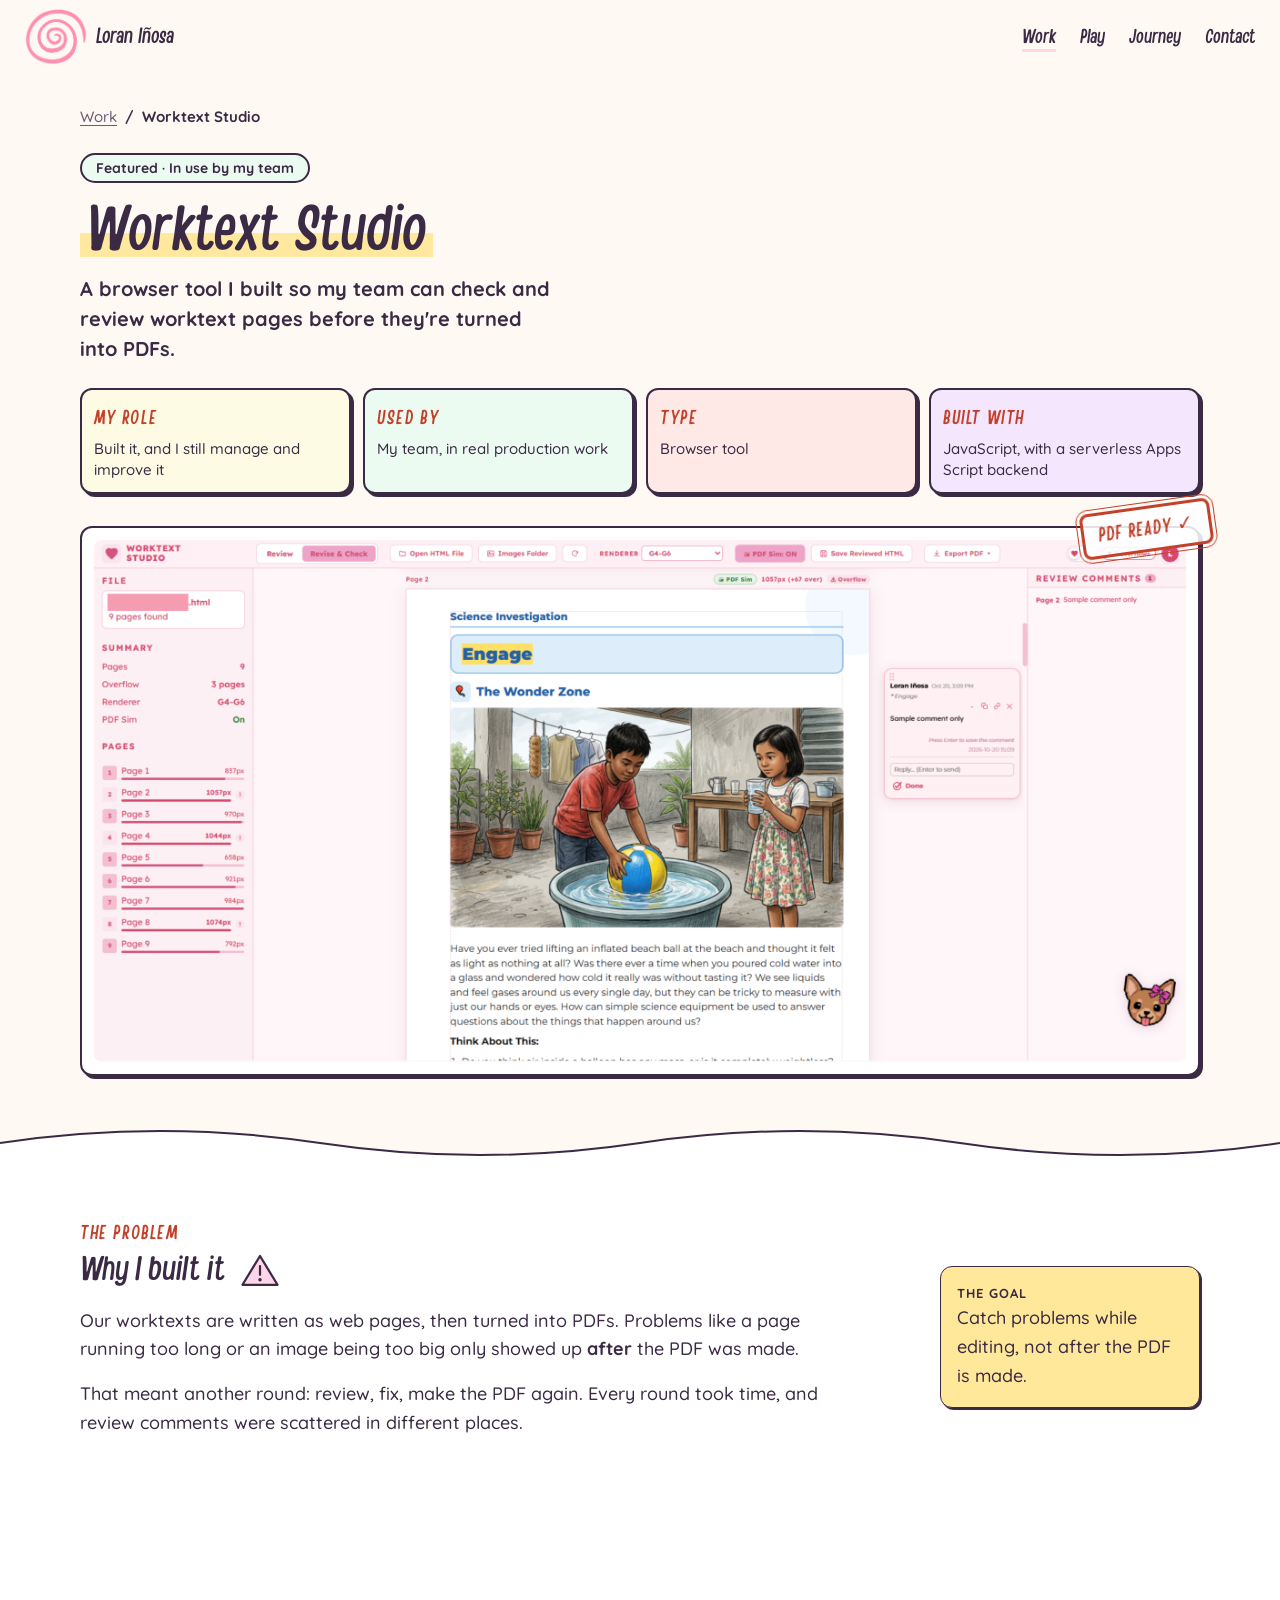
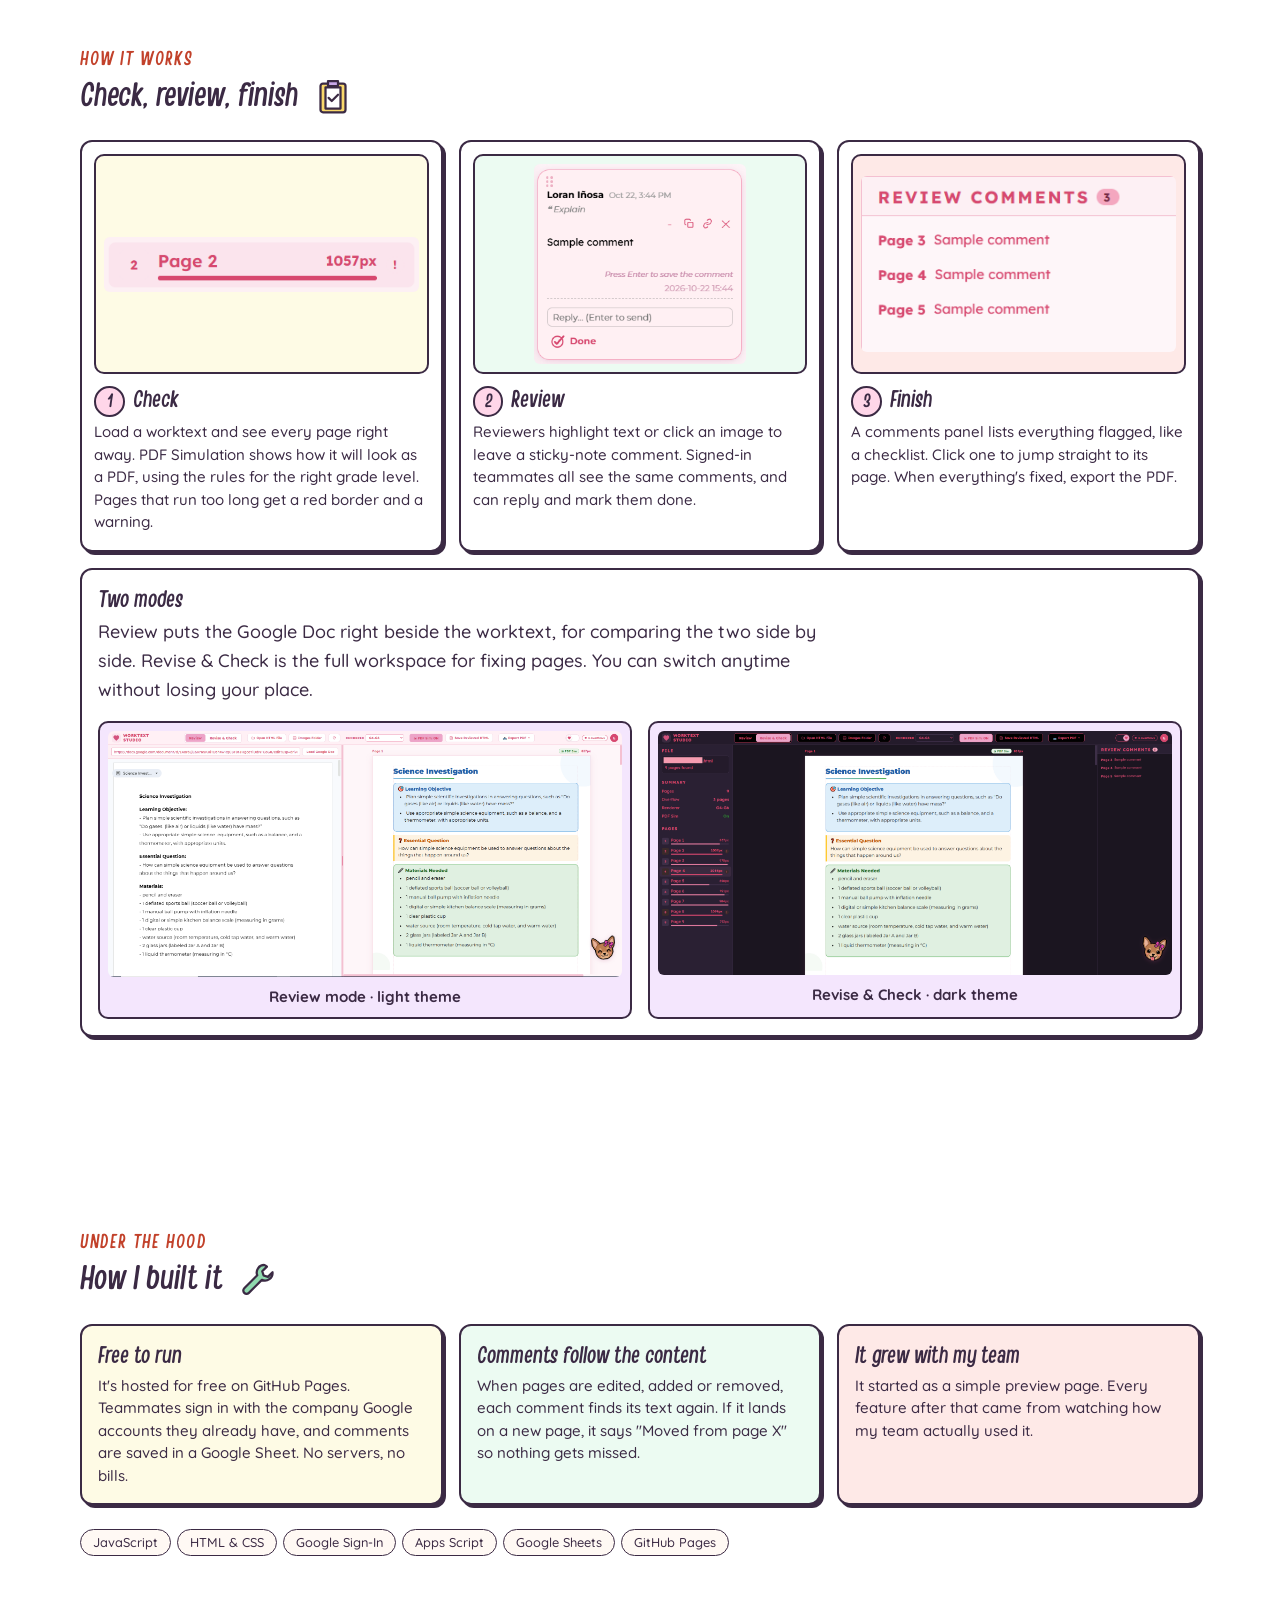
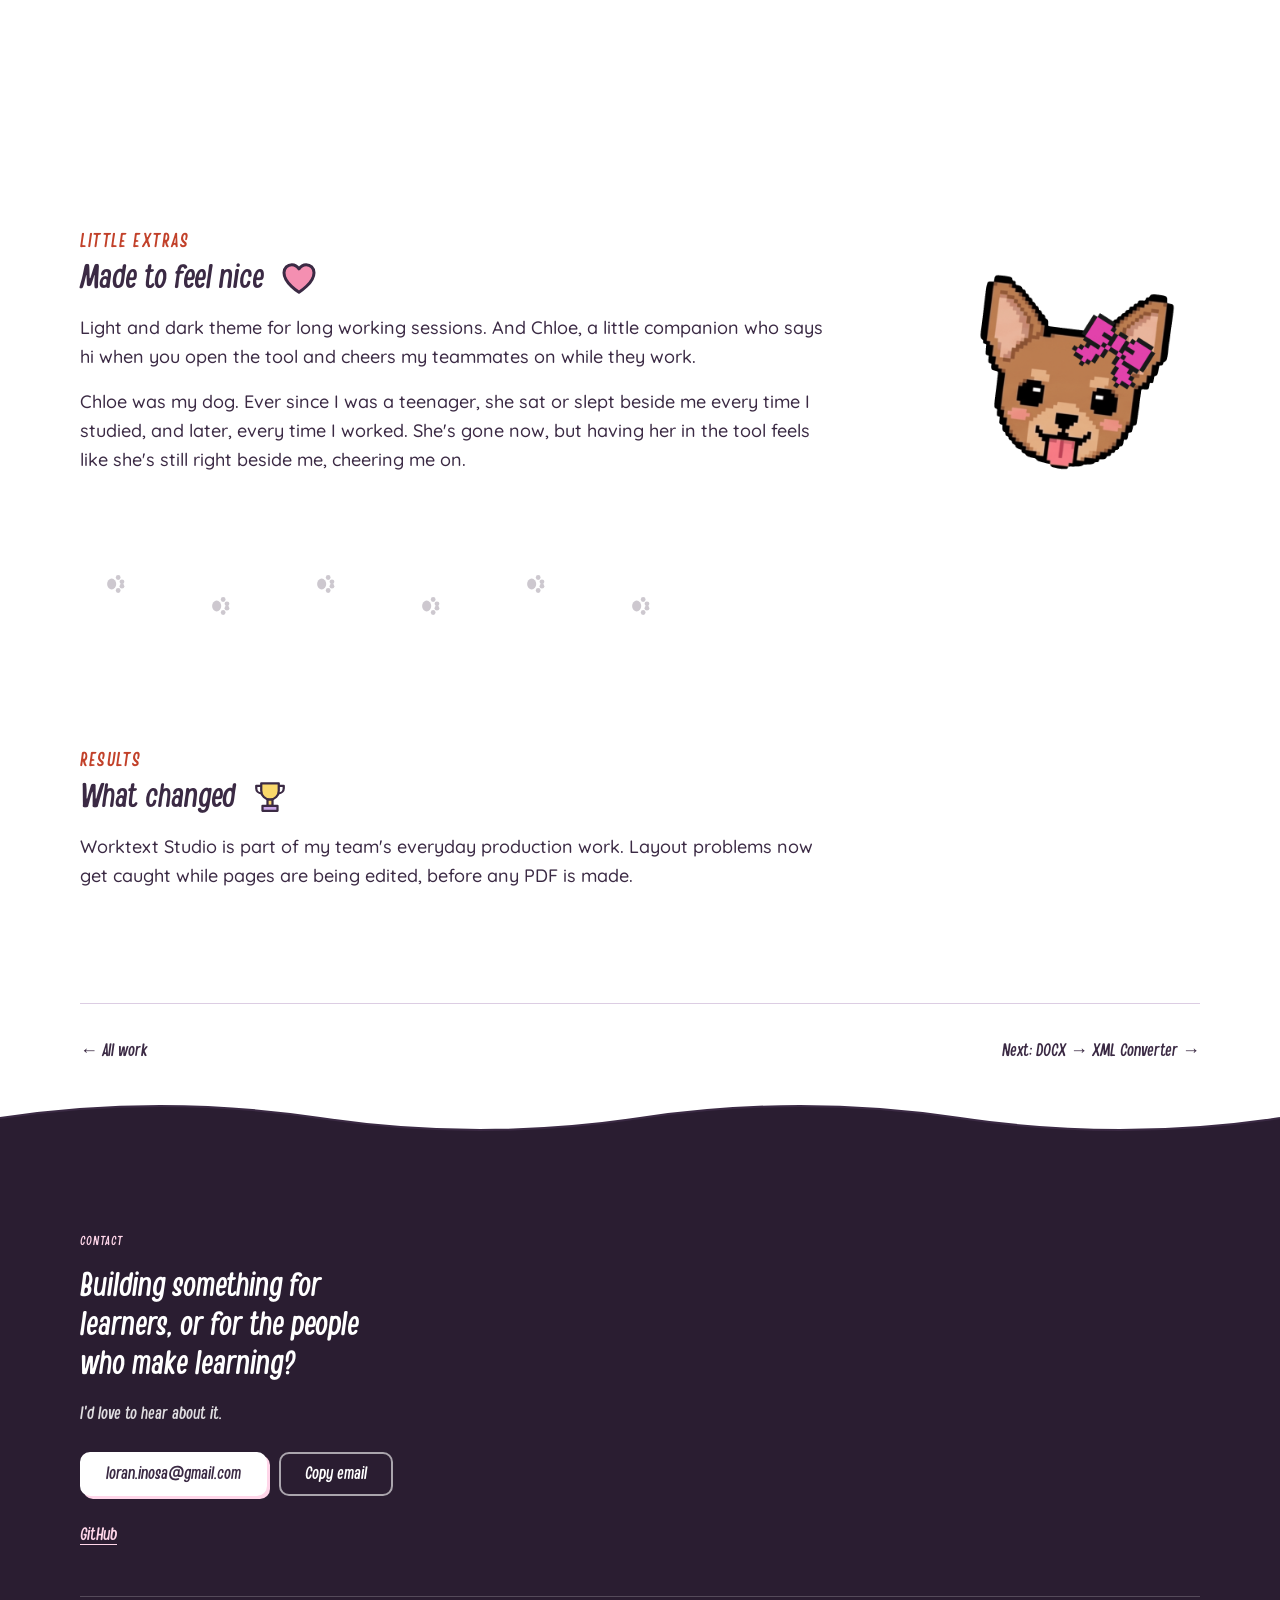
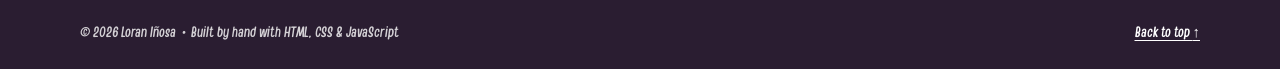
<file: worktext-studio.html>
<!doctype html>
<html lang="en">
  <head>
    <meta charset="UTF-8" />
    <meta name="viewport" content="width=device-width, initial-scale=1" />
    <title>Worktext Studio · Case study · Loran Iñosa</title>
    <meta
      name="description"
      content="A browser tool I built so my team can check and review worktext pages before they're turned into PDFs."
    />

    <link rel="stylesheet" href="css/styles.css" />
    <script src="js/main.js" defer></script>
  </head>
  <body>
    <a class="skip-link" href="#main">Skip to main content</a>

    <!-- Doodle shapes, drawn once and reused with <use> -->
    <svg
      width="0"
      height="0"
      style="position: absolute"
      aria-hidden="true"
      focusable="false"
    >
      <symbol id="deco-star" viewBox="0 0 24 24">
        <path
          d="M12 2.5l2.9 6 6.6.9-4.8 4.6 1.2 6.5L12 17.4l-5.9 3.1 1.2-6.5L2.5 9.4l6.6-.9z"
        />
      </symbol>
      <symbol id="deco-heart" viewBox="0 0 24 24">
        <path
          d="M12 20.5S3 15 3 8.8C3 6 5.2 4 7.7 4c1.8 0 3.3 1 4.3 2.5C13 5 14.5 4 16.3 4 18.8 4 21 6 21 8.8 21 15 12 20.5 12 20.5z"
        />
      </symbol>
      <symbol id="deco-sparkle" viewBox="0 0 24 24">
        <path
          d="M12 2C12.8 8 16 11.2 22 12 16 12.8 12.8 16 12 22 11.2 16 8 12.8 2 12 8 11.2 11.2 8 12 2z"
        />
      </symbol>
      <symbol id="deco-flower" viewBox="0 0 24 24">
        <circle cx="12" cy="5.5" r="4" />
        <circle cx="18.2" cy="10" r="4" />
        <circle cx="15.8" cy="17.3" r="4" />
        <circle cx="8.2" cy="17.3" r="4" />
        <circle cx="5.8" cy="10" r="4" />
        <circle cx="12" cy="12" r="3.2" fill="#F9D86B" />
      </symbol>
      <symbol id="ws-note" viewBox="0 0 24 24">
        <path fill="#FFE89A" d="M4 4h16v11l-5 5H4z" />
        <path fill="#F2D46F" d="M15 20v-5h5z" />
        <path fill="none" d="M7 9h10M7 12h7" />
      </symbol>
      <symbol id="ws-clip" viewBox="0 0 24 24">
        <path d="M9 7v9a3 3 0 0 0 6 0V5a2 2 0 0 0-4 0v10" />
      </symbol>
      <symbol id="ws-check" viewBox="0 0 24 24">
        <path d="M4 12.5l5 5L20 6" />
      </symbol>
      <symbol id="ws-page" viewBox="0 0 24 24">
        <path fill="#FFFFFF" d="M6 3h9l4 4v14H6z" />
        <path fill="none" d="M15 3v4h4M9 11h7M9 14h7M9 17h4" />
      </symbol>
      <symbol id="ws-pin" viewBox="0 0 24 24">
        <path fill="none" d="M12 14v7" />
        <circle cx="12" cy="9" r="5" fill="#F48FB1" />
        <circle cx="10.5" cy="7.5" r="1.2" fill="#FFFFFF" stroke="none" />
      </symbol>
      <symbol id="ws-paw" viewBox="0 0 24 24">
        <ellipse cx="12" cy="16" rx="5" ry="4.2" />
        <circle cx="6" cy="10" r="2.2" />
        <circle cx="10" cy="6.5" r="2.2" />
        <circle cx="14" cy="6.5" r="2.2" />
        <circle cx="18" cy="10" r="2.2" />
      </symbol>
    </svg>

    <!-- Header -->
    <header class="site-header">
      <div class="container site-header__inner">
        <a class="brand" href="index.html">
          <img
            class="brand__flower"
            src="assets/images/spiral.png"
            alt=""
            width="64"
            height="64"
          />
          <span class="brand__name"
            >Loran<span class="brand__surname"> Iñosa</span></span
          >
        </a>
        <nav class="site-nav" aria-label="Main">
          <ul class="site-nav__list">
            <li>
              <a class="site-nav__link" href="work.html" aria-current="true"
                >Work</a
              >
            </li>
            <li><a class="site-nav__link" href="play.html">Play</a></li>
            <li><a class="site-nav__link" href="journey.html">Journey</a></li>
            <li><a class="site-nav__link" href="#contact">Contact</a></li>
          </ul>
        </nav>
      </div>
    </header>

    <main id="main" class="cs-page ws-page">
      <!-- What is it? -->
      <section class="cs-hero">
        <div class="container">
          <div class="wk-decor wk-decor--sides" aria-hidden="true">
            <svg class="deco d-note" style="top: 10%; left: -90px">
              <use href="#ws-note" />
            </svg>
            <svg class="deco d-sparkle-mint" style="top: 35%; left: -50px">
              <use href="#deco-sparkle" />
            </svg>
            <svg class="deco d-clip" style="top: 60%; left: -80px">
              <use href="#ws-clip" />
            </svg>
            <svg class="deco d-pin" style="top: 85%; left: -60px">
              <use href="#ws-pin" />
            </svg>
            <svg class="deco d-page" style="top: 8%; right: -95px">
              <use href="#ws-page" />
            </svg>
            <svg class="deco d-star-yellow" style="top: 30%; right: -85px">
              <use href="#deco-star" />
            </svg>
            <svg class="deco d-check-pink" style="top: 55%; right: -60px">
              <use href="#ws-check" />
            </svg>
            <svg class="deco d-heart-pink" style="top: 80%; right: -90px">
              <use href="#deco-heart" />
            </svg>
          </div>

          <nav class="breadcrumb" aria-label="Breadcrumb">
            <ol>
              <li><a href="work.html">Work</a></li>
              <li aria-current="page">Worktext Studio</li>
            </ol>
          </nav>

          <p class="cs-pill">Featured · In use by my team</p>
          <h1 class="cs-title">
            <span class="ws-highlight">Worktext Studio</span>
          </h1>
          <p class="cs-lede">
            A browser tool I built so my team can check and review worktext
            pages before they're turned into PDFs.
          </p>

          <dl class="cs-facts">
            <div class="cs-fact cs-card">
              <dt>My role</dt>
              <dd>Built it, and I still manage and improve it</dd>
            </div>
            <div class="cs-fact cs-card">
              <dt>Used by</dt>
              <dd>My team, in real production work</dd>
            </div>
            <div class="cs-fact cs-card">
              <dt>Type</dt>
              <dd>Browser tool</dd>
            </div>
            <div class="cs-fact cs-card">
              <dt>Built with</dt>
              <dd>JavaScript, with a serverless Apps Script backend</dd>
            </div>
          </dl>

          <figure class="cs-shot cs-card">
            <img
              src="assets/images/WT_studio.png"
              alt="The Worktext Studio interface"
            />
            <span class="ws-stamp" aria-hidden="true">PDF ready ✓</span>
          </figure>
        </div>

        <svg
          class="wave wave--bottom"
          viewBox="0 0 1200 40"
          preserveAspectRatio="none"
          aria-hidden="true"
          focusable="false"
        >
          <path
            class="wave__fill"
            d="M0 20 C100 4 200 4 300 20 S500 36 600 20 S800 4 900 20 S1100 36 1200 20 V0 H0 Z"
          />
          <path
            class="wave__line"
            d="M0 20 C100 4 200 4 300 20 S500 36 600 20 S800 4 900 20 S1100 36 1200 20"
          />
        </svg>
      </section>

      <!-- Why I built it -->
      <section class="cs-section" aria-labelledby="problem-title">
        <div class="container cs-split">
          <div class="wk-decor wk-decor--sides" aria-hidden="true">
            <svg class="deco d-pin" style="top: 20%; left: -70px">
              <use href="#ws-pin" />
            </svg>
            <svg class="deco d-sparkle-peach" style="top: 70%; left: -50px">
              <use href="#deco-sparkle" />
            </svg>
            <svg class="deco d-note" style="top: 15%; right: -90px">
              <use href="#ws-note" />
            </svg>
            <svg class="deco d-check-mint" style="top: 65%; right: -70px">
              <use href="#ws-check" />
            </svg>
          </div>

          <div>
            <p class="label">The problem</p>
            <h2 id="problem-title">
              Why I built it
              <svg
                class="ws-doodle"
                viewBox="0 0 32 32"
                aria-hidden="true"
                focusable="false"
              >
                <path fill="#FFD6E9" d="M16 4L30 27H2z" />
                <path fill="none" d="M16 12v7" />
                <circle cx="16" cy="23" r="1.4" fill="#3B2A44" stroke="none" />
              </svg>
            </h2>
            <p>
              Our worktexts are written as web pages, then turned into PDFs.
              Problems like a page running too long or an image being too big
              only showed up <strong>after</strong> the PDF was made.
            </p>
            <p>
              That meant another round: review, fix, make the PDF again. Every
              round took time, and review comments were scattered in different
              places.
            </p>
          </div>

          <aside class="cs-note">
            <p class="cs-note__label">The goal</p>
            <p>Catch problems while editing, not after the PDF is made.</p>
          </aside>
        </div>
      </section>

      <!-- How it works -->
      <section class="cs-section" aria-labelledby="how-title">
        <div class="container">
          <div class="wk-decor wk-decor--sides" aria-hidden="true">
            <svg class="deco d-clip" style="top: 5%; left: -80px">
              <use href="#ws-clip" />
            </svg>
            <svg class="deco d-star-mint" style="top: 30%; left: -85px">
              <use href="#deco-star" />
            </svg>
            <svg class="deco d-note" style="top: 55%; left: -95px">
              <use href="#ws-note" />
            </svg>
            <svg class="deco d-sparkle-lavender" style="top: 80%; left: -50px">
              <use href="#deco-sparkle" />
            </svg>
            <svg class="deco d-page" style="top: 10%; right: -95px">
              <use href="#ws-page" />
            </svg>
            <svg class="deco d-sparkle-yellow" style="top: 35%; right: -50px">
              <use href="#deco-sparkle" />
            </svg>
            <svg class="deco d-pin" style="top: 60%; right: -70px">
              <use href="#ws-pin" />
            </svg>
            <svg class="deco d-heart-outline" style="top: 85%; right: -100px">
              <use href="#deco-heart" />
            </svg>
          </div>

          <p class="label">How it works</p>
          <h2 id="how-title">
            Check, review, finish
            <svg
              class="ws-doodle"
              viewBox="0 0 32 32"
              aria-hidden="true"
              focusable="false"
            >
              <path
                fill="#F9D86B"
                d="M8 6h16a2 2 0 0 1 2 2v19a2 2 0 0 1-2 2H8a2 2 0 0 1-2-2V8a2 2 0 0 1 2-2z"
              />
              <path fill="#FFFFFF" d="M10 9h12v17H10z" />
              <path fill="#C9A8E8" d="M12 4h8v4h-8z" />
              <path fill="none" d="M12.5 17.5l2.5 2.5 5-5" />
            </svg>
          </h2>

          <ol class="cs-steps">
            <li class="cs-step cs-card">
              <figure class="cs-media cs-media--lemon">
                <img
                  src="assets/images/overflow.png"
                  alt="A worktext page with a red border and an overflow warning because it runs too long"
                />
              </figure>
              <h3>
                <span class="cs-step__num" aria-hidden="true">1</span>Check
              </h3>
              <p>
                Load a worktext and see every page right away. PDF Simulation
                shows how it will look as a PDF, using the rules for the right
                grade level. Pages that run too long get a red border and a
                warning.
              </p>
            </li>

            <li class="cs-step cs-card">
              <figure class="cs-media cs-media--mint">
                <img
                  src="assets/images/sample_comment.png"
                  alt="A highlighted sentence with a sticky-note comment beside it"
                />
              </figure>
              <h3>
                <span class="cs-step__num" aria-hidden="true">2</span>Review
              </h3>
              <p>
                Reviewers highlight text or click an image to leave a
                sticky-note comment. Signed-in teammates all see the same
                comments, and can reply and mark them done.
              </p>
            </li>

            <li class="cs-step cs-card">
              <figure class="cs-media cs-media--rose">
                <img
                  src="assets/images/comments_panel.png"
                  alt="The comments panel listing every flagged comment in page order"
                />
              </figure>
              <h3>
                <span class="cs-step__num" aria-hidden="true">3</span>Finish
              </h3>
              <p>
                A comments panel lists everything flagged, like a checklist.
                Click one to jump straight to its page. When everything's fixed,
                export the PDF.
              </p>
            </li>
          </ol>

          <div class="cs-modes cs-card">
            <div class="cs-modes__text">
              <h3>Two modes</h3>
              <p>
                Review puts the Google Doc right beside the worktext, for
                comparing the two side by side. Revise &amp; Check is the full
                workspace for fixing pages. You can switch anytime without
                losing your place.
              </p>
            </div>

            <div class="cs-modes__shots">
              <figure class="cs-media cs-media--mauve">
                <img
                  src="assets/images/review-mode.png"
                  alt="Review mode in light theme, with the Google Doc beside the worktext"
                />
                <figcaption>Review mode · light theme</figcaption>
              </figure>
              <figure class="cs-media cs-media--mauve">
                <img
                  src="assets/images/revise-check-mode.png"
                  alt="Revise and Check mode in dark theme, with the page list, worktext and comments panel"
                />
                <figcaption>Revise &amp; Check · dark theme</figcaption>
              </figure>
            </div>
          </div>
        </div>
      </section>

      <!-- How I built it -->
      <section class="cs-section" aria-labelledby="build-title">
        <div class="container">
          <div class="wk-decor wk-decor--sides" aria-hidden="true">
            <svg class="deco d-check-mint" style="top: 20%; left: -75px">
              <use href="#ws-check" />
            </svg>
            <svg class="deco d-flower-pink" style="top: 70%; left: -70px">
              <use href="#deco-flower" />
            </svg>
            <svg class="deco d-sparkle-peach" style="top: 25%; right: -50px">
              <use href="#deco-sparkle" />
            </svg>
            <svg class="deco d-clip" style="top: 70%; right: -85px">
              <use href="#ws-clip" />
            </svg>
          </div>

          <p class="label">Under the hood</p>
          <h2 id="build-title">
            How I built it
            <svg
              class="ws-doodle"
              viewBox="0 0 32 32"
              aria-hidden="true"
              focusable="false"
            >
              <path
                fill="#8FD9AE"
                d="M21 4a6 6 0 0 0-5.6 8.2L5 22.6a2.6 2.6 0 0 0 3.7 3.7L19.1 15.9A6 6 0 0 0 27.6 9.8l-3.7 3.7-3.4-1.1-1.1-3.4 3.7-3.7A6 6 0 0 0 21 4z"
              />
            </svg>
          </h2>

          <ul class="cs-points">
            <li class="cs-point cs-card">
              <h3>Free to run</h3>
              <p>
                It's hosted for free on GitHub Pages. Teammates sign in with the
                company Google accounts they already have, and comments are
                saved in a Google Sheet. No servers, no bills.
              </p>
            </li>
            <li class="cs-point cs-card">
              <h3>Comments follow the content</h3>
              <p>
                When pages are edited, added or removed, each comment finds its
                text again. If it lands on a new page, it says "Moved from page
                X" so nothing gets missed.
              </p>
            </li>
            <li class="cs-point cs-card">
              <h3>It grew with my team</h3>
              <p>
                It started as a simple preview page. Every feature after that
                came from watching how my team actually used it.
              </p>
            </li>
          </ul>

          <ul class="chips" aria-label="Built with">
            <li class="chip">JavaScript</li>
            <li class="chip">HTML &amp; CSS</li>
            <li class="chip">Google Sign-In</li>
            <li class="chip">Apps Script</li>
            <li class="chip">Google Sheets</li>
            <li class="chip">GitHub Pages</li>
          </ul>
        </div>
      </section>

      <!-- Little extras -->
      <section class="cs-section" aria-labelledby="extras-title">
        <div class="container cs-split">
          <div class="wk-decor wk-decor--sides" aria-hidden="true">
            <svg class="deco d-heart-pink" style="top: 15%; left: -90px">
              <use href="#deco-heart" />
            </svg>
            <svg class="deco d-flower-lavender" style="top: 70%; left: -75px">
              <use href="#deco-flower" />
            </svg>
            <svg class="deco d-heart-outline" style="top: 20%; right: -95px">
              <use href="#deco-heart" />
            </svg>
            <svg class="deco d-sparkle-mint" style="top: 75%; right: -50px">
              <use href="#deco-sparkle" />
            </svg>
          </div>

          <!-- Paw prints walking toward Chloe -->
          <div class="ws-paws" aria-hidden="true">
            <svg class="ws-paw" style="left: 4%; top: 0">
              <use href="#ws-paw" />
            </svg>
            <svg class="ws-paw" style="left: 13%; top: 22px">
              <use href="#ws-paw" />
            </svg>
            <svg class="ws-paw" style="left: 22%; top: 0">
              <use href="#ws-paw" />
            </svg>
            <svg class="ws-paw" style="left: 31%; top: 22px">
              <use href="#ws-paw" />
            </svg>
            <svg class="ws-paw" style="left: 40%; top: 0">
              <use href="#ws-paw" />
            </svg>
            <svg class="ws-paw" style="left: 49%; top: 22px">
              <use href="#ws-paw" />
            </svg>
          </div>

          <div>
            <p class="label">Little extras</p>
            <h2 id="extras-title">
              Made to feel nice
              <svg
                class="ws-doodle"
                viewBox="0 0 24 24"
                aria-hidden="true"
                focusable="false"
              >
                <path
                  fill="#F48FB1"
                  d="M12 20.5S3 15 3 8.8C3 6 5.2 4 7.7 4c1.8 0 3.3 1 4.3 2.5C13 5 14.5 4 16.3 4 18.8 4 21 6 21 8.8 21 15 12 20.5 12 20.5z"
                />
              </svg>
            </h2>
            <p>
              Light and dark theme for long working sessions. And Chloe, a
              little companion who says hi when you open the tool and cheers my
              teammates on while they work.
            </p>
            <p>
              Chloe was my dog. Ever since I was a teenager, she sat or slept
              beside me every time I studied, and later, every time I worked.
              She's gone now, but having her in the tool feels like she's still
              right beside me, cheering me on.
            </p>
          </div>

          <figure class="cs-chloe">
            <img
              src="assets/images/chloe.gif"
              alt="Chloe, the Worktext Studio companion, sharing an encouraging message"
            />
          </figure>
        </div>
      </section>

      <!-- Results -->
      <section class="cs-section" aria-labelledby="results-title">
        <div class="container">
          <div class="wk-decor wk-decor--sides" aria-hidden="true">
            <svg class="deco d-star-yellow" style="top: 10%; left: -90px">
              <use href="#deco-star" />
            </svg>
            <svg class="deco d-sparkle-yellow" style="top: 20%; right: -55px">
              <use href="#deco-sparkle" />
            </svg>
            <svg class="deco d-note" style="top: 60%; right: -90px">
              <use href="#ws-note" />
            </svg>
          </div>

          <p class="label">Results</p>
          <h2 id="results-title">
            What changed
            <svg
              class="ws-doodle"
              viewBox="0 0 32 32"
              aria-hidden="true"
              focusable="false"
            >
              <path
                fill="none"
                d="M9 7H5v2a4 4 0 0 0 4 4M23 7h4v2a4 4 0 0 1-4 4"
              />
              <path fill="#F9D86B" d="M9 5h14v6a7 7 0 0 1-14 0z" />
              <path fill="#F9D86B" d="M14 18h4v5h-4z" />
              <path fill="#C9A8E8" d="M10 23h12v4H10z" />
            </svg>
          </h2>
          <p>
            Worktext Studio is part of my team's everyday production work.
            Layout problems now get caught while pages are being edited, before
            any PDF is made.
          </p>
        </div>
      </section>

      <!-- Previous / next -->
      <div class="container">
        <nav class="pager" aria-label="More projects">
          <a class="text-link" href="work.html"
            ><span aria-hidden="true">←</span> All work</a
          >
          <a class="text-link" href="work.html#docx-xml"
            >Next: DOCX → XML Converter <span aria-hidden="true">→</span></a
          >
        </nav>
      </div>
    </main>

    <!-- Contact and footer -->
    <footer class="site-footer" id="contact">
      <svg
        class="wave wave--top"
        viewBox="0 0 1200 40"
        preserveAspectRatio="none"
        aria-hidden="true"
        focusable="false"
      >
        <path
          class="wave__fill"
          d="M0 20 C100 4 200 4 300 20 S500 36 600 20 S800 4 900 20 S1100 36 1200 20 V40 H0 Z"
        />
        <path
          class="wave__line"
          d="M0 20 C100 4 200 4 300 20 S500 36 600 20 S800 4 900 20 S1100 36 1200 20"
        />
      </svg>

      <div class="container">
        <div class="contact">
          <p class="label label--light">Contact</p>
          <h2 class="contact__title">
            Building something for learners, or for the people who make
            learning?
          </h2>
          <p class="contact__text">I'd love to hear about it.</p>

          <div class="contact__email">
            <a class="button button--light" href="mailto:loran.inosa@gmail.com"
              >loran.inosa@gmail.com</a
            >
            <button
              type="button"
              class="button button--outline-light"
              data-copy-email="loran.inosa@gmail.com"
            >
              Copy email
            </button>
          </div>

          <ul class="contact__links">
            <li><a href="https://github.com/loran-secrethub">GitHub</a></li>
          </ul>

          <!-- Read aloud by screen readers when the email is copied -->
          <p class="visually-hidden" aria-live="polite" data-copy-status></p>
        </div>

        <div class="site-footer__bottom">
          <p>
            © 2026 Loran Iñosa · Built by hand with HTML, CSS &amp; JavaScript
          </p>
          <a href="#top">Back to top <span aria-hidden="true">↑</span></a>
        </div>
      </div>
    </footer>
  </body>
</html>
</file>
<file: css/styles.css>
/* ==========================================================================
   Loran Iñosa · Portfolio styles

   1.  Fonts
   2.  Design tokens
   3.  Base
   4.  Layout
   5.  Accessibility
   6.  Site header
   7.  Site footer
   8.  Shared components
   9.  Doodles
   10. Inner pages
   11. Home page
   12. Work page
   13. Play page
   14. Journey page
   15. Case studies
   16. Keyframes
   ========================================================================== */


/* ==========================================================================
   1. Fonts
   ========================================================================== */

/* Handy Casual: the hand-drawn font for headings, buttons and labels */
@font-face {
  font-family: "Handy Casual";
  src: url("../assets/font/handy-casual.otf") format("opentype");
  font-weight: 400;
  font-style: normal;
  font-display: swap;
}

/* Quicksand: the rounded font for longer reading text */
@font-face {
  font-family: "Quicksand";
  src: url("../assets/font/Quicksand-Light.ttf") format("truetype");
  font-weight: 300;
  font-style: normal;
  font-display: swap;
}

@font-face {
  font-family: "Quicksand";
  src: url("../assets/font/Quicksand-Regular.ttf") format("truetype");
  font-weight: 400;
  font-style: normal;
  font-display: swap;
}

@font-face {
  font-family: "Quicksand";
  src: url("../assets/font/Quicksand-Medium.ttf") format("truetype");
  font-weight: 500;
  font-style: normal;
  font-display: swap;
}

@font-face {
  font-family: "Quicksand";
  src: url("../assets/font/Quicksand-SemiBold.ttf") format("truetype");
  font-weight: 600;
  font-style: normal;
  font-display: swap;
}

@font-face {
  font-family: "Quicksand";
  src: url("../assets/font/Quicksand-Bold.ttf") format("truetype");
  font-weight: 700;
  font-style: normal;
  font-display: swap;
}


/* ==========================================================================
   2. Design tokens
   ========================================================================== */

:root {
  /* Pastel palette */
  --color-cream: #fff9f4;
  --color-lemon: #fefbe5;
  --color-pink: #ffd6e9;
  --color-mint: #ecfbf2;
  --color-mauve: #f4e6fd;
  --color-lavender: #eee2f5;
  --color-rose: #fee9e7;
  --color-white: #ffffff;

  /* Text and lines */
  --color-plum: #3b2a44;
  --color-plum-dark: #2a1d31;
  --color-muted: #6b5a73;
  --color-line: #dccde3;
  --color-red: #c2412a;
  --color-sticky: #ffe89a;

  /* Doodle colors */
  --doodle-yellow: #f9d86b;
  --doodle-lemon: #ffe066;
  --doodle-mint: #8fd9ae;
  --doodle-green: #6cc08b;
  --doodle-pink: #f48fb1;
  --doodle-pink-soft: #f4a1c0;
  --doodle-berry: #f06292;
  --doodle-lavender: #c9a8e8;
  --doodle-lilac: #e2ccf5;
  --doodle-peach: #f4a99a;
  --doodle-coral: #f9a88b;
  --doodle-blue: #8ec5f0;
  --doodle-bubble: #cde8fa;
  --doodle-tan: #d9b48f;

  /* Fonts */
  --font-hand: "Handy Casual", "Comic Sans MS", cursive;
  --font-clean: "Quicksand", "Segoe UI", system-ui, sans-serif;

  /* Type sizes (phones first) */
  --text-h1: 2.125rem;
  --text-h2: 1.6875rem;
  --text-h3: 1.3125rem;
  --text-body: 1.0625rem;
  --text-small: 0.9375rem;
  --text-label: 0.8125rem;

  /* Spacing */
  --space-4: 4px;
  --space-8: 8px;
  --space-12: 12px;
  --space-16: 16px;
  --space-24: 24px;
  --space-32: 32px;
  --space-48: 48px;
  --space-64: 64px;
  --space-96: 96px;

  /* Layout */
  --gutter: var(--space-16);
  --section-gap: var(--space-48);
  --content-max: 1120px;
  --reading-max: 68ch;
  --header-height: 64px;

  /* Shapes */
  --radius-button: 10px;
  --radius-card: 16px;
  --radius-pill: 999px;
  --shadow-sticker: 3px 3px 0 var(--color-plum);
}

@media (min-width: 768px) {
  :root {
    --text-h1: 3rem;
    --text-h2: 2.125rem;
    --text-h3: 1.5rem;
    --text-body: 1.125rem;

    --gutter: var(--space-24);
    --section-gap: var(--space-96);
    --header-height: 72px;
  }
}


/* ==========================================================================
   3. Base
   ========================================================================== */

*,
*::before,
*::after {
  box-sizing: border-box;
}

html {
  scroll-behavior: smooth;
}

body {
  margin: 0;
  background-color: var(--color-cream);
  color: var(--color-plum);
  font-family: var(--font-hand);
  font-size: var(--text-body);
  line-height: 1.6;
  font-synthesis: none; /* Handy Casual has one style, so never fake bold */
}

h1,
h2,
h3 {
  margin: 0 0 var(--space-16);
  color: var(--color-plum);
  font-family: var(--font-hand);
  font-weight: 600;
  text-wrap: balance;
}

h1 {
  font-size: var(--text-h1);
  line-height: 1.1;
}

h2 {
  font-size: var(--text-h2);
  line-height: 1.15;
}

h3 {
  font-size: var(--text-h3);
  line-height: 1.2;
}

p {
  max-width: var(--reading-max);
  margin: 0 0 var(--space-16);
}

a {
  color: var(--color-plum);
  text-decoration-thickness: 1px;
  text-underline-offset: 0.2em;
}

a:hover {
  color: var(--color-plum-dark);
  text-decoration-thickness: 2px;
}

img,
svg,
video {
  display: block;
  max-width: 100%;
  height: auto;
}

::selection {
  background-color: var(--color-sticky);
  color: var(--color-plum);
}


/* ==========================================================================
   4. Layout
   ========================================================================== */

.container {
  width: 100%;
  max-width: calc(var(--content-max) + var(--gutter) * 2);
  margin-inline: auto;
  padding-inline: var(--gutter);
}

/* For sections that need more room, like rows of four cards */
.container--wide {
  max-width: calc(1400px + var(--gutter) * 2);
}


/* ==========================================================================
   5. Accessibility
   ========================================================================== */

:focus-visible {
  outline: 3px solid var(--color-plum);
  outline-offset: 3px;
  border-radius: 4px;
}

/* Hidden on screen, still read by screen readers */
.visually-hidden {
  position: absolute !important;
  width: 1px;
  height: 1px;
  margin: -1px;
  padding: 0;
  overflow: hidden;
  clip: rect(0 0 0 0);
  white-space: nowrap;
  border: 0;
}

/* "Skip to main content" slides in when focused with the keyboard */
.skip-link {
  position: absolute;
  top: var(--space-16);
  left: var(--space-16);
  z-index: 100;
  padding: var(--space-8) var(--space-16);
  background-color: var(--color-plum);
  border-radius: var(--radius-button);
  color: var(--color-white);
  font-weight: 700;
  transform: translateY(-200%);
}

.skip-link:focus {
  transform: translateY(0);
}

.skip-link:hover {
  color: var(--color-white);
}

/* Jump links stop below the sticky header */
[id] {
  scroll-margin-top: 88px;
}

/* Respect "reduce motion" in the visitor's device settings */
@media (prefers-reduced-motion: reduce) {
  *,
  *::before,
  *::after {
    animation-duration: 0.01ms !important;
    animation-iteration-count: 1 !important;
    transition-duration: 0.01ms !important;
    scroll-behavior: auto !important;
  }
}


/* ==========================================================================
   6. Site header
   ========================================================================== */

.site-header {
  position: sticky;
  top: 0;
  z-index: 50;
  background-color: var(--color-cream);
  transition: box-shadow 180ms ease;
}

/* main.js adds .is-scrolled once the page moves */
.site-header.is-scrolled {
  box-shadow: 0 4px 12px rgb(59 42 68 / 0.12);
}

.site-header__inner {
  display: flex;
  flex-wrap: wrap;
  align-items: center;
  justify-content: space-between;
  gap: var(--space-8) var(--space-16);
  max-width: 1900px;
  min-height: var(--header-height);
  padding-block: var(--space-8);
}

.brand {
  display: inline-flex;
  align-items: center;
  gap: var(--space-8);
  color: var(--color-plum);
  font-family: var(--font-hand);
  font-size: 1.375rem;
  text-decoration: none;
}

.brand:hover {
  color: var(--color-plum);
}

.brand__flower {
  display: block;
  flex-shrink: 0;
  width: 48px;
  height: auto;
}

/* Small phones show only the first name */
.brand__surname {
  display: none;
}

.site-nav__list {
  display: flex;
  gap: var(--space-12);
  margin: 0;
  padding: 0;
  list-style: none;
}

.site-nav__link {
  display: inline-block;
  padding-block: var(--space-8);
  color: var(--color-plum);
  font-family: var(--font-hand);
  font-size: 1.0625rem;
  text-decoration: none;
}

.site-nav__link:hover,
.site-nav__link[aria-current] {
  color: var(--color-plum);
  text-decoration: underline;
  text-decoration-color: var(--color-pink);
  text-decoration-thickness: 3px;
  text-underline-offset: 6px;
}

@media (min-width: 480px) {
  .brand__surname {
    display: inline;
  }
}

@media (min-width: 768px) {
  .brand__flower {
    width: 64px;
  }

  .site-nav__list {
    gap: var(--space-24);
  }

  .site-nav__link {
    font-size: 1.25rem;
  }
}

@media (prefers-reduced-motion: no-preference) {
  .brand__flower {
    animation: spin 5s linear infinite;
  }
}


/* ==========================================================================
   7. Site footer
   ========================================================================== */

.site-footer {
  position: relative;
  padding-top: var(--section-gap);
  background-color: var(--color-plum-dark);
  color: var(--color-white);
}

.site-footer .wave__fill {
  fill: var(--color-plum-dark);
}

.site-footer :focus-visible {
  outline-color: var(--color-pink);
}

.contact__title {
  max-width: 22ch;
  color: var(--color-white);
}

.contact__text {
  color: rgb(255 255 255 / 0.85);
}

.contact__email {
  display: flex;
  flex-wrap: wrap;
  gap: var(--space-12);
  margin-block: var(--space-24);
}

/* Full-width buttons on phones, easy to tap */
.contact__email .button {
  flex: 1 1 100%;
}

.contact__links {
  display: flex;
  flex-wrap: wrap;
  gap: var(--space-24);
  margin: 0;
  padding: 0;
  list-style: none;
}

.contact__links a {
  color: var(--color-pink);
  font-weight: 700;
}

.contact__links a:hover {
  color: var(--color-white);
}

.site-footer__bottom {
  display: flex;
  flex-wrap: wrap;
  justify-content: space-between;
  gap: var(--space-12);
  margin-top: var(--space-48);
  padding-block: var(--space-24);
  border-top: 1px solid rgb(255 255 255 / 0.2);
  color: rgb(255 255 255 / 0.8);
  font-size: var(--text-small);
}

.site-footer__bottom p {
  margin: 0;
}

.site-footer__bottom a {
  color: var(--color-white);
}

@media (min-width: 768px) {
  .contact__email .button {
    flex: 0 0 auto;
  }
}


/* ==========================================================================
   8. Shared components
   ========================================================================== */

/* --- Wavy edges ---
   An SVG that hangs just outside the top or bottom of a section.
   The 1px overlap hides any hairline gap. */

.wave {
  position: absolute;
  left: 0;
  width: 100%;
  height: 24px;
  pointer-events: none;
}

.wave--top {
  bottom: calc(100% - 1px);
}

.wave--bottom {
  top: calc(100% - 1px);
}

.wave__fill {
  fill: var(--color-white);
}

.wave__line {
  fill: none;
  stroke: var(--color-plum);
  stroke-width: 2;
  vector-effect: non-scaling-stroke;
}

@media (min-width: 768px) {
  .wave {
    height: 40px;
  }
}

/* --- Buttons: sticker style with a plum outline and shadow --- */

.button {
  display: inline-flex;
  align-items: center;
  justify-content: center;
  gap: var(--space-8);
  min-height: 44px;
  padding: var(--space-8) var(--space-24);
  border: 2px solid var(--color-plum);
  border-radius: var(--radius-button);
  box-shadow: var(--shadow-sticker);
  color: var(--color-plum);
  font-family: var(--font-hand);
  font-size: 1.125rem;
  font-weight: 400;
  line-height: 1.2;
  text-decoration: none;
  cursor: pointer;
  transition:
    translate 120ms ease,
    box-shadow 120ms ease,
    background-color 180ms ease;
}

/* The sticker lifts on hover and presses down on click */
.button:hover {
  translate: -1px -1px;
  box-shadow: 4px 4px 0 var(--color-plum);
  color: var(--color-plum);
}

.button:active {
  translate: 2px 2px;
  box-shadow: 1px 1px 0 var(--color-plum);
}

.button--primary {
  background-color: var(--color-pink);
}

.button--secondary {
  background-color: var(--color-white);
}

.button--small {
  min-height: 40px;
  padding: 6px 20px;
  font-size: 20px;
}

/* For the dark footer */
.button--light {
  background-color: var(--color-white);
  border-color: var(--color-white);
  box-shadow: 3px 3px 0 var(--color-pink);
}

.button--light:hover {
  box-shadow: 4px 4px 0 var(--color-pink);
}

.button--outline-light {
  background-color: transparent;
  border-color: rgb(255 255 255 / 0.6);
  box-shadow: none;
  color: var(--color-white);
}

.button--outline-light:hover {
  background-color: rgb(255 255 255 / 0.1);
  border-color: var(--color-white);
  box-shadow: none;
  color: var(--color-white);
}

/* A row of buttons: full width on phones, side by side on bigger screens */
.button-row {
  display: flex;
  flex-wrap: wrap;
  gap: var(--space-12);
  margin-top: var(--space-24);
}

.button-row .button {
  flex: 1 1 100%;
}

@media (min-width: 768px) {
  .button-row .button {
    flex: 0 0 auto;
  }
}

/* --- Labels and links --- */

/* Small uppercase labels, like "CASE STUDY · STORYLINE" */
.label {
  color: var(--color-red);
  font-family: var(--font-hand);
  font-size: var(--text-label);
  font-weight: 700;
  line-height: 1.3;
  letter-spacing: 0.08em;
  text-transform: uppercase;
}

.label--light {
  color: var(--color-pink);
}

.text-link {
  font-weight: 700;
  text-decoration: none;
}

.text-link:hover {
  text-decoration: underline;
}

/* --- "Built with" chips --- */

.chips {
  display: flex;
  flex-wrap: wrap;
  gap: 6px;
  margin: 0 0 var(--space-16);
  padding: 0;
  list-style: none;
}

.chip {
  padding: 2px 12px;
  background-color: var(--color-cream);
  border: 1.5px solid var(--color-plum);
  border-radius: var(--radius-pill);
  font-family: var(--font-clean);
  font-size: 0.8rem;
  font-weight: 700;
}

/* --- Sticker card --- */

.cs-card {
  background-color: var(--color-white);
  border: 2px solid var(--color-plum);
  border-radius: 12px;
  box-shadow: var(--shadow-sticker);
}

/* --- Project cards (Home and Play): picture on top, words below --- */

.work-card {
  position: relative;
  z-index: 1;
  display: flex;
  flex-direction: column;
  overflow: hidden;
  background-color: var(--color-white);
  border: 2px solid var(--color-plum);
  border-radius: 12px;
  box-shadow: var(--shadow-sticker);
  color: var(--color-plum);
}

.work-card__art {
  display: grid;
  place-items: center;
  min-height: 90px;
  padding: 12px;
  border-bottom: 2px solid var(--color-plum);
}

.work-card__art img {
  width: auto;
  height: 56px;
}

.work-card__art--rose {
  background-color: var(--color-rose);
}

.work-card__art--mint {
  background-color: var(--color-mint);
}

.work-card__art--lemon {
  background-color: var(--color-lemon);
}
.work-card__art--pink {
  background-color: var(--color-pink);
}

.work-card__body {
  display: flex;
  flex: 1;
  flex-direction: column;
  padding: 14px 16px 16px;
}

.work-card__title {
  margin: 0 0 4px;
  font-family: var(--font-clean);
  font-size: 30px;
  font-weight: 500;
  line-height: 1.3;
}

.work-card__meta,
.work-card__text {
  font-family: var(--font-clean);
  font-size: 18px;
  font-weight: 700;
}

.work-card__meta {
  margin: 0 0 12px;
}

.work-card__text {
  margin: 0 0 16px;
  line-height: 1.5;
}

.work-card__pill {
  align-self: flex-start;
  margin: 0 0 8px;
  padding: 2px 14px;
  background-color: var(--color-mint);
  border: 2px solid var(--color-plum);
  border-radius: var(--radius-pill);
  font-family: var(--font-clean);
  font-size: 0.8rem;
  font-weight: 700;
}

/* Buttons line up at the bottom of the card */
.work-card__actions {
  display: flex;
  flex-wrap: wrap;
  gap: 12px;
  margin-top: auto;
}

/* --- Game popup (built by main.js) --- */

.game-popup {
  width: min(1100px, 92vw);
  padding: 0;
  overflow: hidden;
  background-color: var(--color-plum);
  border: 3px solid var(--color-plum);
  border-radius: 16px;
  box-shadow: 6px 6px 0 var(--color-plum);
}

.game-popup::backdrop {
  background-color: rgb(59 42 68 / 0.6);
}

/* The page behind can't scroll while a game is open */
body:has(.game-popup[open]) {
  overflow: hidden;
}

.game-popup__bar {
  display: flex;
  align-items: center;
  justify-content: space-between;
  gap: var(--space-16);
  padding: var(--space-8) var(--space-12) var(--space-8) var(--space-24);
  background-color: var(--color-pink);
  border-bottom: 3px solid var(--color-plum);
}

.game-popup__name {
  display: flex;
  flex-wrap: wrap;
  align-items: baseline;
  gap: var(--space-4) var(--space-12);
}

.game-popup__title {
  margin: 0;
  color: var(--color-plum);
  font-family: var(--font-hand);
  font-size: 1.5rem;
}

.game-popup__note {
  margin: 0;
  color: var(--color-plum);
  font-family: var(--font-clean);
  font-size: 0.9375rem;
  font-weight: 600;
  opacity: 0.8;
}

.game-popup__actions {
  display: flex;
  align-items: center;
  gap: var(--space-16);
}

.game-popup__newtab {
  color: var(--color-plum);
  font-family: var(--font-hand);
  font-size: 1.125rem;
}

.game-popup__close {
  display: grid;
  place-items: center;
  width: 40px;
  height: 40px;
  background-color: var(--color-white);
  border: 2px solid var(--color-plum);
  border-radius: 10px;
  box-shadow: 2px 2px 0 var(--color-plum);
  color: var(--color-plum);
  font-size: 1.25rem;
  cursor: pointer;
}

.game-popup__close:hover {
  background-color: var(--color-lemon);
}

/* A 16:9 screen that never gets taller than the window */
.game-popup__screen {
  aspect-ratio: 16 / 9;
  max-height: calc(90vh - 70px);
}

.game-popup__screen iframe {
  display: block;
  width: 100%;
  height: 100%;
  border: 0;
}

@media (prefers-reduced-motion: no-preference) {
  .game-popup[open] {
    animation: popup-in 250ms ease-out;
  }
}


/* ==========================================================================
   9. Doodles
   Little SVG decorations. Each page draws its shapes once in a hidden
   <svg> and reuses them with <use>. Positions are set in the HTML.
   ========================================================================== */

.deco {
  position: absolute;
  overflow: visible;
  stroke: var(--color-plum);
  stroke-width: 1.5;
  stroke-linejoin: round;
  stroke-linecap: round;
}

/* A layer for doodles that never blocks clicks */
.wk-decor {
  position: absolute;
  inset: 0;
  z-index: 0;
  display: none;
  pointer-events: none;
}

/* Around a page's intro: only when there's empty space beside the title */
@media (min-width: 1200px) {
  .wk-decor--hero {
    display: block;
  }
}

/* Beside the content: only when there's room in the margins */
@media (min-width: 1360px) {
  .wk-decor--sides {
    display: block;
  }
}

/* Shapes and colors */
.d-star-yellow {
  width: 52px;
  height: 52px;
  fill: var(--doodle-yellow);
}

.d-star-mint {
  width: 40px;
  height: 40px;
  fill: var(--doodle-mint);
}

.d-heart-pink {
  width: 42px;
  height: 42px;
  fill: var(--doodle-pink);
}

.d-heart-outline {
  width: 48px;
  height: 48px;
  fill: var(--color-pink);
}

.d-sparkle-mint,
.d-sparkle-lavender,
.d-sparkle-peach,
.d-sparkle-yellow {
  stroke: none;
}

.d-sparkle-mint {
  width: 26px;
  height: 26px;
  fill: var(--doodle-mint);
}

.d-sparkle-lavender {
  width: 28px;
  height: 28px;
  fill: var(--doodle-lavender);
}

.d-sparkle-peach {
  width: 24px;
  height: 24px;
  fill: var(--doodle-peach);
}

.d-sparkle-yellow {
  width: 26px;
  height: 26px;
  fill: var(--doodle-yellow);
}

.d-swirl {
  width: 44px;
  height: 44px;
  fill: none;
  stroke: var(--doodle-lavender);
  stroke-width: 2.2;
}

.d-squiggle {
  width: 100px;
  height: 24px;
  fill: none;
  stroke: var(--doodle-mint);
  stroke-width: 3;
}

.d-flower-pink {
  width: 32px;
  height: 32px;
  fill: var(--color-pink);
}

.d-flower-lavender {
  width: 30px;
  height: 30px;
  fill: var(--doodle-lilac);
}

.d-cloud {
  width: 44px;
  height: 44px;
  fill: var(--color-white);
}

.d-dots {
  width: 30px;
  height: 30px;
  fill: var(--doodle-pink-soft);
  stroke: none;
}

/* Office doodles (Worktext Studio) */
.d-note,
.d-page {
  width: 40px;
  height: 40px;
}

.d-pin {
  width: 34px;
  height: 34px;
}

.d-clip {
  width: 34px;
  height: 34px;
  fill: none;
  stroke: #9c86ac;
  stroke-width: 2.2;
}

.d-check-mint,
.d-check-pink {
  width: 32px;
  height: 32px;
  fill: none;
  stroke-width: 3.5;
}

.d-check-mint {
  stroke: var(--doodle-mint);
}

.d-check-pink {
  stroke: var(--doodle-pink);
}

@media (prefers-reduced-motion: no-preference) {
  .wk-decor [class*="d-sparkle"] {
    animation: doodle-twinkle 2.4s ease-in-out infinite;
  }

  .wk-decor [class*="d-sparkle"]:nth-child(even) {
    animation-delay: 1.2s;
  }

  .wk-decor [class*="d-flower"] {
    animation: spin 10s linear infinite;
  }

  .wk-decor .d-clip {
    animation: doodle-rock 2.8s ease-in-out infinite alternate;
  }

  .wk-decor [class*="d-check"] {
    animation: check-pop 2.4s ease-in-out infinite;
  }
}


/* ==========================================================================
   10. Inner pages
   Shared by Work, Play, Journey and the case studies.
   ========================================================================== */

/* Quicksand for easier reading */
.cs-page :where(p, dd, li) {
  font-family: var(--font-clean);
  font-weight: 500;
}

.cs-page .label {
  font-family: var(--font-hand);
}

/* --- Page intro --- */

.cs-hero {
  padding-block: var(--space-32) var(--space-48);
}

.cs-pill {
  display: inline-block;
  margin: var(--space-8) 0 var(--space-12);
  padding: 2px 14px;
  background-color: var(--color-mint);
  border: 2px solid var(--color-plum);
  border-radius: var(--radius-pill);
  font-size: 0.875rem;
  font-weight: 700;
}

.cs-pill--lemon {
  background-color: var(--color-lemon);
}

.cs-pill--rose {
  background-color: var(--color-rose);
}

.cs-pill--mauve {
  background-color: var(--color-mauve);
}

.cs-title {
  margin-bottom: var(--space-8);
  font-size: clamp(2.5rem, 6vw, 4rem);
  font-weight: 400;
}

.cs-lede {
  max-width: 40ch;
  font-size: 1.25rem;
  font-weight: 700;
  line-height: 1.5;
}

/* "Work / Worktext Studio" */
.breadcrumb ol {
  display: flex;
  flex-wrap: wrap;
  gap: var(--space-8);
  margin: 0 0 var(--space-16);
  padding: 0;
  color: var(--color-muted);
  font-size: var(--text-small);
  list-style: none;
}

.breadcrumb li + li::before {
  content: "/";
  margin-right: var(--space-8);
}

.breadcrumb a {
  color: var(--color-muted);
}

.breadcrumb [aria-current="page"] {
  color: var(--color-plum);
  font-weight: 700;
}

/* --- Sections --- */

.cs-section {
  padding-block: var(--section-gap);
}

.cs-section--white {
  background-color: var(--color-white);
}

.cs-section .label {
  margin-bottom: var(--space-4);
}

/* Words on the left, a note or picture on the right */
.cs-split {
  display: grid;
  gap: var(--space-24);
  align-items: center;
}

@media (min-width: 768px) {
  .cs-split {
    grid-template-columns: minmax(0, 1fr) 260px;
  }

  .cs-split--even {
    grid-template-columns: repeat(2, minmax(0, 1fr));
  }
}

/* --- Yellow sticky note --- */

.cs-note {
  max-width: 260px;
  padding: var(--space-16);
  background-color: var(--color-sticky);
  border: 1.5px solid var(--color-plum);
  border-radius: 12px;
  box-shadow: 2px 2px 0 var(--color-plum);
}

.cs-note p {
  margin: 0;
}

.cs-note__label {
  font-size: var(--text-label);
  font-weight: 700;
  letter-spacing: 0.08em;
  text-transform: uppercase;
}

/* --- Numbered step cards --- */

.cs-steps {
  display: grid;
  gap: var(--space-16);
  margin: var(--space-24) 0 0;
  padding: 0;
  list-style: none;
}

.cs-step {
  padding: var(--space-12) var(--space-12) var(--space-16);
}

.cs-step h3 {
  margin: var(--space-12) 0 var(--space-4);
  font-weight: 400;
}

.cs-step p {
  margin: 0;
  font-size: var(--text-small);
  line-height: 1.5;
}

.cs-step__num {
  display: inline-grid;
  place-items: center;
  width: 1.6em;
  height: 1.6em;
  margin-right: var(--space-8);
  background-color: var(--color-pink);
  border: 2px solid var(--color-plum);
  border-radius: 50%;
  font-size: 0.8em;
}

/* Colored frame around a picture or GIF */
.cs-media {
  margin: 0;
  padding: var(--space-8);
  background-color: var(--media-bg, var(--color-mint));
  border: 2px solid var(--color-plum);
  border-radius: 10px;
}

.cs-media img {
  width: 100%;
  border-radius: 6px;
}

.cs-media--lemon {
  --media-bg: var(--color-lemon);
}

.cs-media--mint {
  --media-bg: var(--color-mint);
}

.cs-media--rose {
  --media-bg: var(--color-rose);
}

.cs-media--mauve {
  --media-bg: var(--color-mauve);
}

/* Inside step cards, every frame is the same height and the picture fits inside */
.cs-steps .cs-media {
  display: flex;
  align-items: center;
  justify-content: center;
  height: 220px;
}

.cs-steps .cs-media img {
  width: auto;
  max-width: 100%;
  max-height: 100%;
}

@media (min-width: 768px) {
  .cs-steps {
    grid-template-columns: repeat(3, minmax(0, 1fr));
  }

  .cs-steps--four {
    grid-template-columns: repeat(2, minmax(0, 1fr));
  }

  .cs-steps--big .cs-media {
    height: 360px;
  }
}

@media (min-width: 1024px) {
  .cs-steps--four {
    grid-template-columns: repeat(4, minmax(0, 1fr));
  }

  .cs-steps--big {
    grid-template-columns: repeat(2, minmax(0, 1fr));
  }
}

/* --- "How I built it" cards --- */

.cs-points {
  display: grid;
  gap: var(--space-16);
  margin: var(--space-24) 0;
  padding: 0;
  list-style: none;
}

.cs-point {
  padding: var(--space-16);
}

.cs-point:nth-child(1),
.cs-point:nth-child(5) {
  background-color: var(--color-lemon);
}

.cs-point:nth-child(2),
.cs-point:nth-child(6) {
  background-color: var(--color-mint);
}

.cs-point:nth-child(3) {
  background-color: var(--color-rose);
}

.cs-point:nth-child(4) {
  background-color: var(--color-mauve);
}

.cs-point h3 {
  margin-bottom: var(--space-4);
  font-weight: 400;
}

.cs-point p {
  margin: 0;
  font-size: var(--text-small);
  line-height: 1.5;
}

@media (min-width: 768px) {
  .cs-points {
    grid-template-columns: repeat(3, minmax(0, 1fr));
  }
}

/* --- Teammate quote --- */

.cs-quote {
  margin: var(--space-24) 0;
  padding: var(--space-16) var(--space-24);
  background-color: var(--color-cream);
}

.cs-quote p {
  margin: 0;
}

.cs-quote .cs-quote__who {
  margin-top: var(--space-8);
  color: var(--color-muted);
  font-size: var(--text-small);
}

/* --- Flow boxes joined by arrows (Work page and Pop the Verbs) --- */

.pv-scenes {
  display: grid;
  gap: var(--space-32);
  margin: var(--space-16) 0 var(--space-32);
  padding: 0;
  list-style: none;
}

.pv-scene {
  position: relative;
  padding: var(--space-12);
  text-align: center;
}

.pv-scene:nth-child(1) {
  background-color: var(--color-lemon);
}

.pv-scene:nth-child(2) {
  background-color: var(--color-mint);
}

.pv-scene:nth-child(3) {
  background-color: var(--color-rose);
}

.pv-scene:nth-child(4) {
  background-color: var(--color-mauve);
}

.pv-scene strong {
  display: block;
  font-family: var(--font-hand);
  font-size: 1.25rem;
  font-weight: 400;
}

.pv-scene span {
  font-size: var(--text-small);
}

/* Arrow between boxes: down on phones, right on bigger screens */
.pv-scene + .pv-scene::before {
  content: "↓" / "";
  position: absolute;
  top: -28px;
  left: 50%;
  translate: -50% 0;
  color: var(--color-plum);
  font-weight: 700;
}

@media (min-width: 768px) {
  .pv-scenes {
    grid-template-columns: repeat(4, minmax(0, 1fr));
  }

  .pv-scene + .pv-scene::before {
    content: "→" / "";
    top: 50%;
    left: -16px;
    translate: -50% -50%;
  }
}

/* --- Previous / next links --- */

.pager {
  display: flex;
  flex-wrap: wrap;
  justify-content: space-between;
  gap: var(--space-16);
  margin-bottom: 40px; /* room for the footer's wave */
  padding-block: var(--space-32);
  border-top: 1px solid var(--color-line);
}
/* The home page has a bigger header */
.page-home .brand__name {
  font-size: 35px;
}

.page-home .site-nav__link {
  font-size: 30px;
}

/* ==========================================================================
   11. Home page
   ========================================================================== */

/* --- Hero --- */

.hero {
  overflow: hidden;
  padding-block: var(--space-48) var(--space-64);
  background-color: var(--color-cream);
  text-align: center;
}

.hero .container {
  position: relative;
}

.hero__content {
  position: relative;
  z-index: 1;
  display: flex;
  flex-direction: column;
  align-items: center;
}

.hero__pill {
  margin: 0 0 var(--space-16);
  padding: var(--space-4) var(--space-16);
  background-color: var(--color-mint);
  border: 2px solid var(--color-plum);
  border-radius: var(--radius-pill);
  font-size: 45px;
  line-height: 1.3;
}

.hero__title {
  margin: 0 auto var(--space-24);
  font-size: clamp(2rem, 4.2vw, 3.25rem);
  font-weight: 400;
  line-height: 1.15;
}

/* Keeps the highlight, squiggle and cursor together with "want to click." */
.hero__click {
  position: relative;
  display: inline-block;
  white-space: nowrap;
}

.hero__highlight {
  display: inline-block;
  margin-left: -0.3em;
  padding: 0.05em 0.3em 0.05em 0.6em;
  background: url("../assets/images/highlight.svg") center / 100% 100% no-repeat;
  color: var(--color-plum);
  line-height: 1;
  white-space: nowrap;
}

.hero__squiggle {
  position: absolute;
  bottom: -0.35em;
  left: 0.3em;
  width: calc(100% - 0.3em);
  height: 0.22em;
  overflow: visible;
  fill: none;
  stroke: var(--doodle-pink-soft);
  stroke-width: 2.5;
  stroke-linecap: round;
  vector-effect: non-scaling-stroke;
  pointer-events: none;
}

.hero__cursor {
  position: absolute;
  right: -0.3em;
  bottom: -0.45em;
  width: 0.55em;
  fill: var(--color-white);
  stroke: var(--color-plum);
  stroke-width: 1.5;
  stroke-linejoin: round;
  transform-origin: top left;
  pointer-events: none;
}

.hero__text {
  max-width: 52ch;
  margin: 0 auto var(--space-16);
  font-family: var(--font-clean);
  font-size: 25px;
  font-weight: 700;
}

.hero__definition {
  max-width: 52ch;
  margin: 0 auto var(--space-32);
  color: var(--color-muted);
  font-family: var(--font-clean);
  font-size: 20px;
  font-weight: 600;
  line-height: 1.5;
}

/* A short pink dash above the definition */
.hero__definition::before {
  content: "";
  display: block;
  width: 48px;
  height: 4px;
  margin: 0 auto var(--space-12);
  background-color: var(--color-pink);
  border-radius: 2px;
}

.hero__actions {
  position: relative;
  display: flex;
  flex-wrap: wrap;
  justify-content: center;
  gap: var(--space-12);
  width: 100%;
}

.hero__actions .button {
  flex: 1 1 100%;
  min-height: 52px;
  padding: var(--space-12) var(--space-32);
  font-size: 25px;
}

/* "psst, start here" with a curvy arrow pointing at the first button */
.hero__nudge {
  position: absolute;
  top: -20px;
  right: calc(50% + 240px);
  display: none;
  pointer-events: none;
}

.hero__nudge-arrow {
  width: 150px;
  height: auto;
  margin-left: auto;
  overflow: visible;
  fill: none;
  stroke: var(--doodle-lavender);
  stroke-width: 3;
  stroke-linecap: round;
  stroke-linejoin: round;
}

.hero__nudge-text {
  margin: -6px 0 0;
  color: var(--color-muted);
  font-family: var(--font-hand);
  font-size: 1.375rem;
  white-space: nowrap;
}

@media (min-width: 768px) {
  .hero__actions .button {
    flex: 0 0 auto;
    min-width: 200px;
  }
}

@media (min-width: 960px) {
  .hero {
    padding-block: var(--space-64) var(--space-96);
  }

  .hero__nudge {
    display: block;
  }
}

/* Hero doodles */
.hero__decor {
  position: absolute;
  inset: 0;
  z-index: 0;
  display: none;
  pointer-events: none;
}

@media (min-width: 768px) {
  .hero__decor {
    display: block;
  }
}

.deco--sparkle-peach {
  top: 10%;
  left: 22%;
  width: 24px;
  height: 24px;
  fill: var(--doodle-peach);
  stroke: none;
}

.deco--star-yellow {
  top: 28%;
  left: 6%;
  width: 60px;
  height: 60px;
  fill: var(--doodle-yellow);
}

.deco--heart-pink {
  top: 55%;
  left: 12%;
  width: 44px;
  height: 44px;
  fill: var(--doodle-pink);
}

.deco--sparkle-mint {
  top: 70%;
  left: 3%;
  width: 26px;
  height: 26px;
  fill: var(--doodle-mint);
  stroke: none;
}

.deco--sparkle-lavender {
  top: 8%;
  right: 22%;
  width: 28px;
  height: 28px;
  fill: var(--doodle-lavender);
  stroke: none;
}

.deco--heart-outline {
  top: 26%;
  right: 5%;
  width: 52px;
  height: 52px;
  fill: var(--color-pink);
}

.deco--sparkle-yellow {
  top: 46%;
  right: 4%;
  width: 26px;
  height: 26px;
  fill: var(--doodle-yellow);
  stroke: none;
}

.deco--star-mint {
  top: 64%;
  right: 9%;
  width: 40px;
  height: 40px;
  fill: var(--doodle-mint);
}

.deco--swirl {
  top: 4%;
  right: 5%;
  width: 48px;
  height: 48px;
  fill: none;
  stroke: var(--doodle-lavender);
  stroke-width: 2.2;
}

.deco--squiggle {
  top: 84%;
  right: 6%;
  width: 100px;
  height: 24px;
  fill: none;
  stroke: var(--doodle-mint);
  stroke-width: 3;
}

@media (prefers-reduced-motion: no-preference) {
  /* Each line rises in, one after another */
  .hero__content > * {
    animation: rise-in 400ms ease-out both;
  }

  .hero__content > :nth-child(2) {
    animation-delay: 80ms;
  }

  .hero__content > :nth-child(3) {
    animation-delay: 160ms;
  }

  .hero__content > :nth-child(4) {
    animation-delay: 240ms;
  }

  .hero__content > :nth-child(5) {
    animation-delay: 320ms;
  }

  /* The cursor clicks "want to click." on a loop */
  .hero__cursor {
    animation: cursor-click 2.6s ease-in-out infinite;
  }

  .hero__highlight {
    animation: highlight-press 2.6s ease-in-out infinite;
  }
}

/* --- Journey strip: "How I got here" --- */

.journey-strip {
  --step-gap: var(--space-24);
  position: relative;
  z-index: 2;
  padding-block: var(--space-48);
  background-color: var(--color-lavender);
}

.journey-strip .wave__fill {
  fill: var(--color-lavender);
}

.journey-strip__header {
  position: relative;
  display: flex;
  flex-wrap: wrap;
  align-items: baseline;
  justify-content: space-between;
  gap: var(--space-8) var(--space-24);
  margin-bottom: var(--space-48);
}

.journey-strip__title {
  margin: 0;
  color: var(--color-plum);
  font-size: 25px;
}

.journey-strip__link {
  font-size: 20px;
  font-weight: 700;
  text-decoration: none;
}

.journey-strip__link:hover {
  text-decoration: underline;
}

.journey-strip__list {
  display: grid;
  gap: var(--step-gap);
  margin: 0;
  padding: 0;
  list-style: none;
}

/* Phones: dot on the left, words on the right, line going down */
.journey-step {
  position: relative;
  padding-left: var(--space-32);
}

/* Each step's dot color, and the color its line fades into */
.journey-step:nth-child(1) {
  --step: 0;
  --dot: #f8dde6;
  --next: var(--doodle-pink-soft);
}

.journey-step:nth-child(2) {
  --step: 1;
  --dot: var(--doodle-pink-soft);
  --next: var(--doodle-pink);
}

.journey-step:nth-child(3) {
  --step: 2;
  --dot: var(--doodle-pink);
  --next: var(--doodle-berry);
}

.journey-step:nth-child(4) {
  --step: 3;
  --dot: var(--doodle-berry);
  --next: #d94f83;
}

.journey-step:nth-child(5) {
  --step: 4;
  --dot: #d94f83;
}

.journey-step__dot {
  position: absolute;
  top: 2px;
  left: 0;
  z-index: 1;
  width: 24px;
  height: 24px;
  background-color: var(--color-white);
  border: 4px solid var(--dot);
  border-radius: 50%;
}

.journey-step--current .journey-step__dot {
  background-color: #d94f83;
}

.journey-step:not(:last-child)::before {
  content: "";
  position: absolute;
  top: 14px;
  left: 9.5px;
  width: 5px;
  height: calc(100% + var(--step-gap));
  background: linear-gradient(to bottom, var(--dot), var(--next));
}

.journey-step__role {
  margin: 0 0 var(--space-4);
  font-size: var(--text-small);
  font-weight: 700;
  line-height: 1.4;
}

.journey-step__note {
  margin: 0;
  color: var(--color-muted);
  font-size: var(--text-small);
  line-height: 1.4;
}

/* Tablets and up: the line runs left to right */
@media (min-width: 768px) {
  .journey-strip {
    --step-gap: var(--space-16);
  }

  .journey-strip__list {
    grid-template-columns: repeat(5, 1fr);
  }

  .journey-step {
    padding-top: 40px;
    padding-left: 0;
  }

  .journey-step__dot {
    top: 0;
  }

  .journey-step:not(:last-child)::before {
    top: 9.5px;
    left: 12px;
    width: calc(100% + var(--step-gap));
    height: 5px;
    background: linear-gradient(to right, var(--dot), var(--next));
  }
}

/* Paper airplane with a dashed trail */
.journey-plane {
  position: absolute;
  top: -6px;
  left: 26%;
  display: none;
  width: 120px;
  height: auto;
  overflow: visible;
  pointer-events: none;
}

.journey-plane__trail {
  fill: none;
  stroke: var(--color-plum);
  stroke-width: 2;
  stroke-dasharray: 4 5;
  stroke-linecap: round;
}

.journey-plane__body {
  fill: var(--color-white);
  stroke: var(--color-plum);
  stroke-width: 2;
  stroke-linejoin: round;
}

.journey-plane__fold {
  fill: none;
  stroke: var(--color-plum);
  stroke-width: 2;
  stroke-linecap: round;
}

/* Rainbow above the "now" dot */
.journey-rainbow {
  position: absolute;
  top: -38px;
  left: -18px;
  display: none;
  width: 60px;
  height: auto;
  overflow: visible;
  pointer-events: none;
}

.journey-rainbow path {
  fill: none;
  stroke-width: 5;
  stroke-linecap: round;
}

.journey-rainbow__pink {
  stroke: var(--doodle-pink-soft);
}

.journey-rainbow__yellow {
  stroke: var(--doodle-yellow);
}

.journey-rainbow__mint {
  stroke: var(--doodle-mint);
}

@media (min-width: 768px) {
  .journey-plane,
  .journey-rainbow {
    display: block;
  }
}

/* The line draws itself when it scrolls into view.
   main.js adds .will-draw, then .is-drawn once it's on screen. */
@media (prefers-reduced-motion: no-preference) {
  .journey-strip {
    --draw-from: 1 0;
  }

  .journey-step:not(:last-child)::before {
    transform-origin: top center;
  }

  .journey-strip.will-draw .journey-step:not(:last-child)::before {
    scale: var(--draw-from);
  }

  .journey-strip.will-draw .journey-step__dot {
    opacity: 0.3;
    scale: 0.6;
  }

  .journey-strip.is-drawn .journey-step:not(:last-child)::before {
    animation: draw-line 300ms ease-out forwards;
    animation-delay: calc(var(--step) * 180ms + 120ms);
  }

  .journey-strip.is-drawn .journey-step__dot {
    animation: dot-in 250ms ease-out forwards;
    animation-delay: calc(var(--step) * 180ms);
  }
}

@media (prefers-reduced-motion: no-preference) and (min-width: 768px) {
  .journey-strip {
    --draw-from: 0 1;
  }

  .journey-step:not(:last-child)::before {
    transform-origin: left center;
  }
}

/* --- Featured works --- */

.work-band {
  position: relative;
  z-index: 1;
  overflow-x: clip;
  padding-block: calc(var(--space-48) + 40px) var(--space-64);
  background-color: var(--color-cream);
}

.work-band .wave__fill {
  fill: var(--color-cream);
}

.work-band__inner {
  position: relative;
  width: min(100% - 2rem, 1100px);
  margin-inline: auto;
}

.work-band__title {
  display: flex;
  align-items: center;
  gap: 12px;
  margin: 0 0 var(--space-4);
  color: var(--color-plum);
  font-family: var(--font-hand);
  font-size: 40px;
  font-weight: 400;
}

.work-band__zigzag {
  width: 200px;
  height: auto;
  margin-bottom: var(--space-24);
  fill: none;
  stroke: var(--doodle-yellow);
  stroke-width: 3;
  stroke-linecap: round;
  stroke-linejoin: round;
}

.work-band .work-card__title {
  font-family: var(--font-hand);
  font-weight: 400;
}

/* Worktext Studio: the big card */
.work-card--featured .work-card__art {
  min-height: 0;
  padding: 12px;
  background-color: var(--color-white);
}

.work-card--featured .work-card__art img {
  width: 100%;
  max-width: 1000px;
  height: auto;
}

.work-card--featured .work-card__body {
  padding: 20px 24px 24px;
}

.work-card--featured .work-card__title {
  font-size: clamp(1.5rem, 3vw, 2rem);
}

/* The two game cards: matching picture areas */
.work-grid {
  display: grid;
  gap: 20px;
  margin-top: 20px;
}

.work-grid .work-card__art {
  height: 200px;
}

.work-grid .work-card__art img {
  width: auto;
  max-width: 100%;
  height: 170px;
  object-fit: contain;
}
/* The Ice Cream Petshop picture is wider than the others */
.work-grid .work-card__art .work-card__img--wide {
  width: 320px;
  height: auto;
}

.work-band__more {
  max-width: none;
  margin: var(--space-24) 0 0;
  font-size: 1.25rem;
  text-align: right;
}

@media (min-width: 768px) {
  .work-card--featured {
    display: grid;
    grid-template-columns: 3fr 2fr;
  }

  .work-card--featured .work-card__art {
    border-right: 2px solid var(--color-plum);
    border-bottom: 0;
  }

  .work-grid--two {
    grid-template-columns: repeat(2, 1fr);
  }
}

/* Doodles beside the cards */
.featured-decor {
  position: absolute;
  inset: 0;
  z-index: 0;
  display: none;
  pointer-events: none;
}

@media (min-width: 1200px) {
  .featured-decor {
    display: block;
  }
}

.fdeco--star-yellow {
  top: 60px;
  left: -100px;
  width: 56px;
  height: 56px;
  fill: var(--doodle-yellow);
}

.fdeco--sparkle-mint {
  top: 230px;
  left: -50px;
  width: 26px;
  height: 26px;
  fill: var(--doodle-mint);
  stroke: none;
}

.fdeco--heart-pink {
  top: 420px;
  left: -110px;
  width: 42px;
  height: 42px;
  fill: var(--doodle-pink);
}

.fdeco--swirl {
  top: 640px;
  left: -70px;
  width: 46px;
  height: 46px;
  fill: none;
  stroke: var(--doodle-lavender);
  stroke-width: 2.2;
}

.fdeco--sparkle-lavender {
  top: 20px;
  right: -60px;
  width: 28px;
  height: 28px;
  fill: var(--doodle-lavender);
  stroke: none;
}

.fdeco--heart-outline {
  top: 190px;
  right: -110px;
  width: 50px;
  height: 50px;
  fill: var(--color-pink);
}

.fdeco--star-mint {
  top: 410px;
  right: -80px;
  width: 40px;
  height: 40px;
  fill: var(--doodle-mint);
}

.fdeco--sparkle-peach {
  top: 570px;
  right: -45px;
  width: 24px;
  height: 24px;
  fill: var(--doodle-peach);
  stroke: none;
}

.fdeco--squiggle {
  top: 700px;
  right: -150px;
  width: 100px;
  height: 24px;
  fill: none;
  stroke: var(--doodle-mint);
  stroke-width: 3;
}


/* ==========================================================================
   12. Work page
   ========================================================================== */

.wk-page {
  overflow-x: clip;
}

.wk-page p {
  max-width: none;
}

.wk-page .label,
.wk-page .chip {
  font-size: 0.9375rem;
}

.wk-page .cs-hero .container,
.wk-stack {
  position: relative;
}

.wk-stack {
  display: grid;
  gap: var(--space-24);
}

/* White groups with wavy edges */
.wk-group--tools,
.wk-group--platforms {
  position: relative;
  z-index: 1;
}

.wk-group__title {
  display: flex;
  align-items: center;
  gap: var(--space-12);
  margin: 0;
  font-weight: 400;
}

/* The little doodle next to each group title */
.wk-doodle {
  flex-shrink: 0;
  width: 40px;
  height: 40px;
  stroke: var(--color-plum);
  stroke-width: 1.8;
  stroke-linejoin: round;
  stroke-linecap: round;
}

@media (prefers-reduced-motion: no-preference) {
  .wk-doodle {
    animation: doodle-rock 2.8s ease-in-out infinite alternate;
  }
}

/* --- Worktext Studio card: picture on top, words below --- */

.wk-feature {
  display: grid;
  overflow: hidden;
}

.wk-feature__art {
  display: grid;
  place-items: center;
  padding: var(--space-16);
  background-color: var(--color-mint);
  border-bottom: 2px solid var(--color-plum);
}

.wk-feature__art img {
  width: auto;
  max-width: 100%;
  max-height: 200px;
  border-radius: 8px;
}

.wk-feature__body {
  display: flex;
  flex-direction: column;
  align-items: flex-start;
  padding: var(--space-24);
}

.wk-feature__body .label {
  margin-bottom: var(--space-4);
}

.wk-feature__body h3 {
  margin-bottom: var(--space-8);
  font-size: 1.875rem;
  font-weight: 400;
}

.wk-feature__body p {
  font-size: 1.125rem;
}

.wk-feature__body .button {
  margin-top: auto;
}

@media (min-width: 768px) {
  .wk-feature--wide {
    grid-template-columns: 2fr 3fr;
  }

  .wk-feature--wide .wk-feature__art {
    border-right: 2px solid var(--color-plum);
    border-bottom: 0;
  }
}

/* --- Slim game cards, side by side --- */

.wk-pair {
  display: grid;
  gap: var(--space-24);
}

.wk-slim {
  display: grid;
  grid-template-columns: 96px minmax(0, 1fr);
  overflow: hidden;
}

.wk-slim__art {
  display: grid;
  place-items: center;
  padding: var(--space-12);
  border-right: 2px solid var(--color-plum);
}

.wk-slim__art--rose {
  background-color: var(--color-rose);
}

.wk-slim__art--lemon {
  background-color: var(--color-lemon);
}

.wk-slim__art img {
  width: 100%;
  max-height: 80px;
  object-fit: contain;
}

.wk-slim__body {
  display: flex;
  flex-direction: column;
  align-items: flex-start;
  padding: var(--space-16) var(--space-24);
}

.wk-slim__body .label {
  margin-bottom: var(--space-4);
}

.wk-slim__body h3 {
  margin-bottom: var(--space-4);
  font-size: 1.875rem;
  font-weight: 400;
}

.wk-slim__body p {
  margin-bottom: var(--space-12);
  font-size: 1.125rem;
}

.wk-slim__actions {
  display: flex;
  flex-wrap: wrap;
  gap: var(--space-8);
  margin-top: auto;
}

@media (min-width: 768px) {
  .wk-pair {
    grid-template-columns: repeat(2, minmax(0, 1fr));
  }
}

/* --- Short write-ups --- */

.wk-item {
  padding: var(--space-24);
}

.wk-item .label {
  margin-bottom: var(--space-4);
}

.wk-item h3 {
  margin-bottom: var(--space-8);
  font-size: 1.875rem;
  font-weight: 400;
}

.wk-item p {
  font-size: 1.125rem;
  line-height: 1.55;
}

.code-caption {
  color: var(--color-muted);
}

.wk-page .code-caption {
  font-size: 1rem;
}

.wk-page .pv-scene strong {
  font-size: 1.4rem;
}

.wk-page .pv-scene span {
  font-size: 1rem;
}

/* Numbered step titles, like "1 What goes in" */
.dx-step {
  display: flex;
  align-items: center;
  gap: var(--space-8);
  margin: 0 0 var(--space-8);
  font-size: 1.125rem;
  font-weight: 700;
}

.dx-num {
  display: inline-grid;
  place-items: center;
  width: 1.6em;
  height: 1.6em;
  background-color: var(--color-pink);
  border: 2px solid var(--color-plum);
  border-radius: 50%;
  font-size: 0.8em;
}

/* Two columns, stacked on phones */
.dx-pair {
  display: grid;
  gap: var(--space-16);
  margin-bottom: var(--space-24);
}

/* Note and chips at the bottom of a write-up */
.dx-footer {
  display: flex;
  flex-wrap: wrap;
  align-items: center;
  justify-content: space-between;
  gap: var(--space-12);
}

.dx-footer .chips {
  margin: 0;
}

.dx-team {
  flex: 0 1 auto;
  width: fit-content;
  margin: 0;
  padding: var(--space-8) var(--space-12);
  background-color: var(--color-cream);
  border: 1.5px dashed var(--color-plum);
  border-radius: 10px;
}

/* --- DOCX to XML Converter --- */

.dx-flow {
  margin: var(--space-24) 0;
}

.dx-flow .pv-scene:nth-child(2) {
  background-color: var(--color-mauve);
}

/* "What goes in": a Word page with pink tags */
.dx-doc {
  margin: 0;
  padding: var(--space-12) var(--space-16);
  background-color: var(--color-cream);
  border: 2px solid var(--color-plum);
  border-radius: 10px;
  font-family: var(--font-clean);
  font-size: 1rem;
  line-height: 1.9;
  white-space: pre-wrap;
  overflow-wrap: anywhere;
}

.dx-tag {
  padding: 0 2px;
  background-color: var(--color-pink);
  border-radius: 3px;
}

/* "What comes out": a dark code box */
.dx-code {
  margin: 0;
  padding: var(--space-12) var(--space-16);
  overflow-x: auto;
  background-color: var(--color-plum);
  border: 2px solid var(--color-plum);
  border-radius: 10px;
  color: var(--color-cream);
  font-family: "JetBrains Mono", Consolas, monospace;
  font-size: 0.9375rem;
  line-height: 1.7;
  white-space: pre;
}

.dx-com {
  color: var(--color-mauve);
}

.dx-key {
  color: var(--color-pink);
}

.dx-ok {
  color: var(--color-mint);
}

.dx-shot {
  margin: var(--space-12) 0 0;
}

@media (min-width: 768px) {
  .dx-flow {
    grid-template-columns: repeat(3, minmax(0, 1fr));
  }

  .dx-pair {
    grid-template-columns: repeat(2, minmax(0, 1fr));
  }

  /* Code on the left, a wider result on the right */
  .dx-pair--code {
    grid-template-columns: minmax(0, 1.1fr) minmax(0, 1.6fr);
  }

  .dx-pair--code > div {
    display: flex;
    flex-direction: column;
  }
}

/* --- Personality Test --- */

.mc-steps {
  display: grid;
  gap: var(--space-16);
  margin: var(--space-24) 0;
}

/* Same-size frames for all three steps */
.mc-frame {
  display: flex;
  align-items: center;
  justify-content: center;
  height: 220px;
  margin: 0;
  padding: 4px;
  border: 2px solid var(--color-plum);
  border-radius: 10px;
}

.mc-frame img {
  width: auto;
  max-width: 100%;
  max-height: 100%;
  border-radius: 6px;
}

.mc-frame--mint {
  background-color: var(--color-mint);
}

.mc-frame--rose {
  background-color: var(--color-rose);
}

/* Step 2: the score counters */
.mc-tally {
  flex-direction: column;
  align-items: stretch;
  gap: var(--space-12);
  background-color: var(--color-cream);
  font-family: var(--font-clean);
  font-size: 1rem;
}

.mc-bar {
  display: grid;
  grid-template-columns: 7.5em minmax(0, 1fr) 1.2em; /* name, bar, score */
  align-items: center;
  gap: var(--space-12);
}

.mc-bar__fill {
  width: var(--w);
  height: 14px;
  border: 1.5px solid var(--color-plum);
  border-radius: 7px;
}

.mc-bar:nth-child(1) .mc-bar__fill {
  background-color: var(--color-pink);
}

.mc-bar:nth-child(2) .mc-bar__fill {
  background-color: var(--color-mauve);
}

.mc-bar:nth-child(3) .mc-bar__fill {
  background-color: var(--color-lemon);
}

.mc-bar:nth-child(4) .mc-bar__fill {
  background-color: var(--color-mint);
}

.mc-chips {
  margin: var(--space-16) 0 0;
}

@media (min-width: 768px) {
  .mc-steps {
    grid-template-columns: minmax(0, 1.4fr) minmax(0, 1fr) minmax(0, 1.4fr);
  }
}

/* --- Bloom's Taxonomy Course --- */

.bl-path {
  position: relative;
  display: grid;
  grid-template-columns: repeat(3, minmax(0, 1fr));
  gap: var(--space-16) var(--space-8);
  margin: var(--space-8) 0;
  padding: 0;
  list-style: none;
}

.bl-stop {
  position: relative;
  z-index: 1;
  display: flex;
  flex-direction: column;
  align-items: center;
  gap: var(--space-8);
  font-size: 1rem;
  font-weight: 700;
  text-align: center;
}

.bl-check {
  display: grid;
  place-items: center;
  width: 32px;
  height: 32px;
  background-color: var(--color-lemon);
  border: 2px solid var(--color-plum);
  border-radius: 50%;
}

.bl-stop--activity .bl-check {
  background-color: var(--color-mauve);
}

.bl-stop--done .bl-check {
  background-color: var(--color-pink);
}

/* Screenshot frames that hug the pictures */
.bl-shots {
  margin-top: var(--space-24);
}

.bl-shots .mc-frame {
  height: auto;
  border-radius: 12px;
}

.bl-shots .mc-frame img {
  width: 100%;
  max-height: none;
  border-radius: 8px;
}

@media (min-width: 768px) {
  .bl-path {
    grid-template-columns: repeat(6, minmax(0, 1fr));
  }

  /* The line joining the checkmarks */
  .bl-path::before {
    content: "";
    position: absolute;
    top: 15px;
    right: 8%;
    left: 8%;
    height: 2px;
    background-color: var(--color-plum);
  }

  .bl-shots {
    grid-template-columns: minmax(0, 1fr) minmax(0, 1.45fr);
    align-items: start;
  }
}

/* --- Cyber Safety LMS Simulation --- */

.cy-shots {
  display: grid;
  gap: var(--space-16);
}

.cy-shot {
  margin: 0;
}

.cy-shot img {
  width: 100%;
  padding: 4px;
  background-color: var(--color-mint);
  border: 2px solid var(--color-plum);
  border-radius: 12px;
}

.cy-shot figcaption {
  margin-top: var(--space-4);
  color: var(--color-muted);
  font-family: var(--font-clean);
  font-size: 1rem;
}

/* The webhook result in a dark frame */
.cy-webhook {
  display: grid;
  gap: var(--space-16);
  align-items: center;
  width: 100%;
  max-width: 560px;
  padding: var(--space-12);
  background-color: var(--color-plum);
  border-radius: 10px;
}

.cy-webhook img {
  width: 100%;
  border-radius: 12px;
  clip-path: inset(0 round 12px);
}

/* Step 3 on the left, chips on the right */
.cy-bottom {
  display: flex;
  flex-wrap: wrap;
  align-items: center;
  justify-content: space-between;
  gap: var(--space-24);
}

.cy-center {
  display: flex;
  flex: 1 1 400px;
  flex-direction: column;
  align-items: flex-start;
}

.cy-bottom .cy-chips {
  align-self: flex-end;
  margin: 0 100px 40px 0;
}

@media (min-width: 768px) {
  .cy-pair {
    grid-template-columns: minmax(0, 1fr) minmax(0, 1.4fr);
  }

  .cy-pair > div {
    display: flex;
    flex-direction: column;
  }

  /* The code screenshot stretches to match the two screenshots beside it */
  .cy-shot--fill {
    display: flex;
    flex: 1;
    flex-direction: column;
    min-height: 0;
  }

  .cy-shot--fill img {
    flex: 1;
    height: 0;
    min-height: 0;
    object-fit: contain;
  }
}


/* ==========================================================================
   13. Play page
   ========================================================================== */

.play-page {
  overflow-x: clip;
}

/* --- Intro --- */

.play-intro {
  padding-block: var(--space-48) var(--space-64);
  text-align: center;
}

.play-intro .container {
  position: relative;
}

.play-intro p {
  margin-inline: auto;
}

.play-intro__text {
  font-size: 1.25rem;
  font-weight: 700;
}

.play-intro__note {
  color: var(--color-muted);
  font-size: var(--text-small);
}

/* Pixel "Play" badge with stepped corners and a blocky shadow */
.cs-pill--pixel {
  display: inline-flex;
  align-items: center;
  gap: 8px;
  margin: var(--space-12) 6px var(--space-16);
  padding: 4px 16px;
  background-color: var(--color-mauve);
  border: 0;
  border-radius: 0;
  box-shadow:
    0 -3px 0 0 var(--color-plum),
    0 3px 0 0 var(--color-plum),
    -3px 0 0 0 var(--color-plum),
    3px 0 0 0 var(--color-plum),
    6px 6px 0 0 var(--color-plum);
}

.pl-pill-icon {
  width: 8px;
  height: 14px;
  fill: var(--doodle-berry);
  shape-rendering: crispEdges;
}

/* The headline word with a coin above it */
.pl-coin-word {
  position: relative;
  display: inline-block;
  white-space: nowrap;
}

.pl-pixel-line {
  position: absolute;
  right: 0;
  bottom: -0.1em;
  left: 0;
  height: 0.12em;
  background: repeating-linear-gradient(
    90deg,
    var(--doodle-pink-soft) 0 0.24em,
    transparent 0.24em 0.36em
  );
  pointer-events: none;
}

.pl-coin {
  position: absolute;
  top: -0.5em;
  right: -0.55em;
  width: 0.5em;
  height: 0.5em;
  shape-rendering: crispEdges;
  pointer-events: none;
}

.pl-plus {
  position: absolute;
  top: -0.7em;
  right: -1.1em;
  color: var(--doodle-berry);
  font-family: var(--font-hand);
  font-size: 0.35em;
  opacity: 0;
  pointer-events: none;
}

/* "★ Press start ★" sticker */
.pl-start {
  position: absolute;
  margin: 0;
  padding: 4px 14px;
  background-color: var(--color-lemon);
  box-shadow:
    0 -3px 0 0 var(--color-plum),
    0 3px 0 0 var(--color-plum),
    -3px 0 0 0 var(--color-plum),
    3px 0 0 0 var(--color-plum),
    6px 6px 0 0 var(--color-plum);
  color: var(--color-plum);
  font-family: var(--font-hand);
  font-size: 1.125rem;
  white-space: nowrap;
  rotate: 6deg;
}

/* --- Game cards on a mauve band --- */

.play-band {
  position: relative;
  z-index: 1;
  padding-block: var(--space-32) var(--space-64);
  background-color: var(--color-mauve);
}

.play-band .wave__fill {
  fill: var(--color-mauve);
}

.play-grid {
  position: relative;
  display: grid;
  gap: var(--space-32);
  max-width: 1100px;
  margin-inline: auto;
}

/* Square cards with matching picture areas */
.play-grid .work-card {
  aspect-ratio: 1 / 1;
}

.play-grid .work-card__art {
  flex: 0 0 300px;
  height: 300px;
  min-height: 0;
}

.play-grid .work-card__art img {
  width: auto;
  height: 240px;
}

.play-grid .work-card__body {
  flex: 1;
  padding: var(--space-24) var(--space-32) var(--space-32);
}

.play-grid .work-card__title {
  font-family: var(--font-hand);
  font-size: 2.25rem;
  font-weight: 400;
}

.play-grid .work-card__meta {
  margin-bottom: var(--space-16);
  font-size: 1.25rem;
}

.play-grid .button--small {
  min-height: 48px;
  padding: var(--space-8) var(--space-24);
  font-size: 1.375rem;
}

@media (min-width: 768px) {
  .play-grid {
    grid-template-columns: repeat(2, minmax(0, 1fr));
  }
}

/* --- Pixel doodles --- */

/* Crisp pixels with a plum pixel outline */
.px {
  position: absolute;
  overflow: visible;
  shape-rendering: crispEdges;
  filter:
    drop-shadow(2px 0 0 var(--color-plum))
    drop-shadow(-2px 0 0 var(--color-plum))
    drop-shadow(0 2px 0 var(--color-plum))
    drop-shadow(0 -2px 0 var(--color-plum));
}

.p-star-yellow {
  width: 35px;
  height: 35px;
  fill: var(--doodle-yellow);
}

.p-star-mint {
  width: 28px;
  height: 28px;
  fill: var(--doodle-mint);
}

.p-heart {
  width: 28px;
  height: 24px;
  fill: var(--doodle-berry);
}

.p-sparkle-mint,
.p-sparkle-lavender,
.p-sparkle-peach {
  width: 20px;
  height: 20px;
}

.p-sparkle-mint {
  fill: var(--doodle-mint);
}

.p-sparkle-lavender {
  fill: var(--doodle-lavender);
}

.p-sparkle-peach {
  fill: var(--doodle-peach);
}

.p-sparkle-yellow {
  width: 25px;
  height: 25px;
  fill: var(--doodle-yellow);
}

.p-coin {
  width: 30px;
  height: 30px;
}

.p-gem-mint,
.p-gem-lavender {
  width: 35px;
  height: 25px;
}

.p-gem-mint {
  fill: var(--doodle-mint);
}

.p-gem-lavender {
  fill: var(--doodle-lavender);
}

.p-cloud {
  width: 48px;
  height: 30px;
  fill: var(--color-white);
}

.p-controller {
  width: 55px;
  height: 25px;
  fill: var(--doodle-pink-soft);
}

.p-dice {
  width: 28px;
  height: 28px;
  fill: var(--color-white);
}

.p-play {
  width: 20px;
  height: 35px;
  fill: var(--doodle-lavender);
}

.p-zigzag {
  width: 100px;
  height: 20px;
  fill: var(--doodle-mint);
}

/* A sparkle hidden where the gaps between the four cards cross */
.pl-center {
  top: 50%;
  left: 50%;
  width: 30px;
  height: 30px;
  translate: -50% -50%;
}

@media (min-width: 768px) {
  .pl-decor--grid {
    display: block;
  }
}

@media (prefers-reduced-motion: no-preference) {
  .pl-coin {
    animation:
      coin-hop 2.4s ease-out infinite,
      coin-spin 0.8s steps(1) infinite;
  }

  .pl-plus {
    animation: plus-one 2.4s ease-out infinite;
  }

  .pl-start {
    animation: start-blink 1.6s steps(1) infinite;
  }

  .p-star-yellow,
  .p-star-mint,
  [class*="p-sparkle"] {
    animation: doodle-twinkle 2.4s ease-in-out infinite;
  }

  .p-heart {
    animation: pixel-hop 1s steps(1) infinite;
  }

  .p-coin {
    animation: coin-spin 1.2s steps(1) infinite;
  }

  .p-dice {
    animation: doodle-wobble 3s ease-in-out infinite;
  }

  .p-controller {
    animation: doodle-rock 2.8s ease-in-out infinite alternate;
  }

  [class*="p-gem"] {
    animation: doodle-float 2s ease-in-out infinite alternate;
  }

  .p-cloud {
    animation: doodle-drift 4s ease-in-out infinite alternate;
  }

  .p-play {
    animation: play-nudge 1s steps(1) infinite;
  }

  .wk-decor .px:nth-child(even) {
    animation-delay: 0.6s;
  }
}


/* ==========================================================================
   14. Journey page
   ========================================================================== */

.jy-page {
  overflow-x: clip;
}

/* The footer's wave sits above the Threads section */
.jy-page ~ .site-footer {
  z-index: 2;
}

/* --- Intro --- */

.jy-page .cs-hero {
  position: relative;
  z-index: 2;
  padding-block: var(--space-48) var(--space-64);
  background-color: var(--color-rose);
}

.jy-page .cs-hero .wave__fill {
  fill: var(--color-rose);
}

.jy-page .cs-hero .container {
  position: relative;
}

/* Wraps earlier to leave room for the plane */
.jy-page .cs-hero .cs-title {
  max-width: 18ch;
}

/* Paper airplane flying along a dashed path */
.jy-flight {
  position: absolute;
  top: 0;
  right: var(--gutter);
  display: none;
  width: 420px;
  height: 200px;
  pointer-events: none;
}

.jy-flight__path {
  position: absolute;
  inset: 0;
  overflow: visible;
  fill: none;
  stroke: var(--color-plum);
  stroke-width: 2;
  stroke-dasharray: 6 8;
  stroke-linecap: round;
}

.jy-flight__plane {
  position: absolute;
  top: 0;
  left: 0;
  width: 40px;
  height: 25px;
  overflow: visible;
  stroke: var(--color-plum);
  stroke-width: 1.6;
  stroke-linejoin: round;
  offset-path: path("M10 180 C120 40 260 220 410 30");
  offset-rotate: auto;
  offset-anchor: center;
  offset-distance: 75%;
}

@media (min-width: 960px) {
  .jy-flight {
    display: block;
  }
}

/* --- Chapters on a dotted notebook page --- */

.jy-chapters {
  background-color: var(--color-lemon);
  background-image: radial-gradient(#e6dca8 1.3px, transparent 1.6px);
  background-size: 24px 24px;
}

.jy-chapters .container {
  position: relative;
}

.chapters {
  --chapter-gap: var(--space-48);
  display: grid;
  gap: var(--chapter-gap);
  margin: 0;
  padding: 0;
  list-style: none;
}

.chapter {
  position: relative;
  display: grid;
  gap: var(--space-24);
  padding-left: 60px;
}

.chapter:nth-child(1),
.chapter:nth-child(2) {
  --dot: var(--color-rose);
}

.chapter:nth-child(3) {
  --dot: var(--color-mauve);
}

.chapter:nth-child(4) {
  --dot: var(--color-mint);
}

.chapter:nth-child(5) {
  --dot: var(--color-pink);
}

/* The numbered circle */
.chapter__marker {
  position: absolute;
  top: 0;
  left: 0;
  z-index: 1;
  display: grid;
  place-items: center;
  width: 44px;
  height: 44px;
  background-color: var(--dot);
  border: 3px solid var(--color-plum);
  border-radius: 50%;
  color: var(--color-plum);
  font-family: var(--font-hand);
  font-size: 1.125rem;
}

.chapter--current .chapter__marker {
  border-width: 4px;
}

/* Dashed trail down to the next circle */
.chapter:not(:last-child)::before {
  content: "";
  position: absolute;
  top: 44px;
  left: 20.5px;
  width: 3px;
  height: calc(100% - 44px + var(--chapter-gap));
  background: repeating-linear-gradient(
    to bottom,
    var(--color-plum) 0 8px,
    transparent 8px 16px
  );
}

/* Each chapter is a sticker card with a colored top */
.chapter__main {
  position: relative;
  padding: var(--space-24);
  background-color: var(--color-white);
  border: 2px solid var(--color-plum);
  border-top: 8px solid var(--dot);
  border-radius: 12px;
  box-shadow: var(--shadow-sticker);
}

.chapter__main .label {
  margin-bottom: var(--space-8);
}

.chapter__main h3 {
  font-weight: 400;
}

.chapter__main p {
  max-width: 62ch;
}

.chapter__main p:last-child {
  margin-bottom: 0;
}

/* "What I carried forward" sticky note */
.margin-note {
  padding: var(--space-12) var(--space-16);
  background-color: var(--color-sticky);
  border: 1.5px solid var(--color-plum);
  border-radius: 12px;
  box-shadow: 2px 2px 0 var(--color-plum);
}

.margin-note p {
  margin: 0;
}

.margin-note .margin-note__label {
  margin-bottom: var(--space-4);
  color: var(--color-muted);
  font-size: 0.6875rem;
  letter-spacing: 0.08em;
  text-transform: uppercase;
}

.chapter__note {
  position: relative;
  align-self: start;
  max-width: 320px;
}

/* Washi tape on each note */
.chapter__note::before {
  content: "";
  position: absolute;
  top: -12px;
  left: 50%;
  width: 72px;
  height: 22px;
  background-color: rgb(244 161 192 / 0.55);
  border-inline: 2px dashed rgb(255 255 255 / 0.8);
  translate: -50% 0;
  rotate: -4deg;
}

.chapter:nth-child(2) .chapter__note::before,
.chapter:nth-child(5) .chapter__note::before {
  background-color: rgb(143 217 174 / 0.55);
  rotate: 3deg;
}

.chapter:nth-child(3) .chapter__note::before {
  background-color: rgb(201 168 232 / 0.55);
  rotate: -2deg;
}

@media (min-width: 960px) {
  .chapters {
    --chapter-gap: var(--space-64);
  }

  .chapter {
    grid-template-columns: minmax(0, 1fr) 280px;
    gap: var(--space-48);
  }

  .chapter__note {
    margin-top: var(--space-32);
  }
}

/* Doodle badge on each chapter card */
.jy-icon {
  position: absolute;
  top: -28px;
  right: 20px;
  width: 54px;
  height: 54px;
  padding: 6px;
  overflow: visible;
  background-color: var(--color-cream);
  border: 2px solid var(--color-plum);
  border-radius: 50%;
  box-shadow: 2px 2px 0 var(--color-plum);
  stroke: var(--color-plum);
  stroke-width: 1.6;
  stroke-linejoin: round;
  stroke-linecap: round;
}

.jy-icon__text {
  fill: var(--color-plum);
  stroke: none;
  font-family: var(--font-hand);
  font-size: 8px;
}

/* "you are here!" sign above the last chapter */
.jy-here {
  position: absolute;
  top: -40px;
  left: -14px;
  z-index: 2;
  padding: 2px 12px;
  background-color: var(--color-pink);
  border: 2px solid var(--color-plum);
  border-radius: var(--radius-pill);
  box-shadow: 2px 2px 0 var(--color-plum);
  font-family: var(--font-hand);
  font-size: 1rem;
  white-space: nowrap;
}

.jy-here::after {
  content: "";
  position: absolute;
  bottom: -7px;
  left: 28px;
  width: 10px;
  height: 10px;
  background-color: var(--color-pink);
  border-right: 2px solid var(--color-plum);
  border-bottom: 2px solid var(--color-plum);
  rotate: 45deg;
}

/* --- Threads --- */

.jy-threads {
  position: relative;
  z-index: 1;
}

.jy-yarn {
  display: inline-block;
  width: 44px;
  height: 44px;
  margin-left: var(--space-8);
  overflow: visible;
  vertical-align: middle;
  stroke: var(--color-plum);
  stroke-width: 1.6;
  stroke-linecap: round;
}

/* Three colored threads braided together */
.jy-braid {
  display: block;
  width: 240px;
  height: 24px;
  margin: calc(var(--space-8) * -1) 0 var(--space-16);
  fill: none;
  stroke-width: 3;
  stroke-linecap: round;
}

.jy-braid__a {
  stroke: var(--doodle-pink-soft);
}

.jy-braid__b {
  stroke: var(--doodle-mint);
}

.jy-braid__c {
  stroke: var(--doodle-lavender);
}

.threads {
  display: grid;
  grid-template-columns: repeat(auto-fit, minmax(200px, 1fr));
  gap: var(--space-24);
  margin: var(--space-24) 0 0;
  padding: 0;
  list-style: none;
}

.thread {
  padding: var(--space-32) var(--space-24) var(--space-24);
  background-color: var(--color-white);
  border: 2px solid var(--color-plum);
  border-top: 6px solid var(--thread-color);
  border-radius: var(--radius-card);
  box-shadow: var(--shadow-sticker);
}

.thread:nth-child(1) {
  --thread-color: var(--color-rose);
}

.thread:nth-child(2) {
  --thread-color: var(--color-mauve);
}

.thread:nth-child(3) {
  --thread-color: var(--color-mint);
}

.thread:nth-child(4) {
  --thread-color: var(--color-lemon);
}

.thread:nth-child(5) {
  --thread-color: var(--color-pink);
}

.thread h3 {
  margin-bottom: var(--space-8);
  font-size: 1.5rem;
  font-weight: 400;
}

.thread dl {
  margin: 0;
}

.thread dt {
  margin-top: var(--space-12);
  color: var(--color-muted);
  font-family: var(--font-hand);
  font-size: 0.8125rem;
  font-weight: 700;
  letter-spacing: 0.08em;
  text-transform: uppercase;
}

.thread dd {
  margin: 0;
  font-size: var(--text-body);
  line-height: 1.5;
}

@media (prefers-reduced-motion: no-preference) {
  .jy-flight__plane {
    animation: plane-fly 8s ease-in-out infinite;
  }

  .jy-icon,
  .jy-yarn {
    animation: doodle-rock 2.8s ease-in-out infinite alternate;
  }

  .chapter:nth-child(even) .jy-icon {
    animation-delay: 1.4s;
  }

  .jy-icon--rocket {
    animation: doodle-float 1.8s ease-in-out infinite alternate;
  }

  .jy-here {
    animation: doodle-float 0.9s ease-in-out infinite alternate;
  }

  .jy-braid use {
    animation: braid-flow 3s linear infinite;
  }
}


/* ==========================================================================
   15. Case studies
   ========================================================================== */

/* --- Shared: a cream intro with a wavy edge, then white below --- */

.ws-page,
.ptv-page,
.icp-page {
  display: flow-root; /* stops the pager's margin from leaving a cream strip */
  overflow-x: clip;
  background-color: var(--color-white);
}

.ws-page .container,
.ptv-page .container,
.icp-page .container {
  position: relative;
}

.ws-page .cs-hero,
.ptv-page .cs-hero,
.icp-page .cs-hero {
  position: relative;
  z-index: 2;
  background-color: var(--color-cream);
}

.ws-page .cs-hero .wave__fill,
.ptv-page .cs-hero .wave__fill,
.icp-page .cs-hero .wave__fill {
  fill: var(--color-cream);
}

/* Words on the left, game picture on the right */
.pv-hero {
  display: grid;
  gap: var(--space-32);
  align-items: center;
}

@media (min-width: 960px) {
  .pv-hero {
    grid-template-columns: minmax(0, 1.1fr) minmax(0, 0.9fr);
    gap: var(--space-64);
  }
}
.pv-hero__img {
  width: 100%;
  margin-inline: auto;
  border-radius: 8px;
}

/* --- Worktext Studio --- */

.ws-highlight {
  padding: 0 0.1em;
  background-image: linear-gradient(
    to top,
    transparent 8%,
    rgb(255 232 154 / 0.95) 8% 45%,
    transparent 45%
  );
  background-repeat: no-repeat;
  background-size: 100% 100%;
  box-decoration-break: clone;
  -webkit-box-decoration-break: clone;
}

/* Four colored fact boxes: two per row on phones, four on bigger screens */
.cs-facts {
  display: grid;
  grid-template-columns: repeat(2, minmax(0, 1fr));
  gap: var(--space-12);
  margin: var(--space-24) 0 var(--space-32);
}

.cs-fact {
  padding: var(--space-12);
}

.cs-fact:nth-child(1) {
  background-color: var(--color-lemon);
}

.cs-fact:nth-child(2) {
  background-color: var(--color-mint);
}

.cs-fact:nth-child(3) {
  background-color: var(--color-rose);
}

.cs-fact:nth-child(4) {
  background-color: var(--color-mauve);
}

.cs-fact dt {
  color: var(--color-red);
  font-family: var(--font-hand);
  font-size: 20px;
  letter-spacing: 0.08em;
  text-transform: uppercase;
}

.cs-fact dd {
  margin: var(--space-4) 0 0;
  font-size: var(--text-small);
  line-height: 1.4;
}

@media (min-width: 768px) {
  .cs-facts {
    grid-template-columns: repeat(4, minmax(0, 1fr));
  }
}

/* Big screenshot with a "PDF ready" stamp */
.cs-shot {
  position: relative;
  margin: 0;
  padding: var(--space-12);
}

.cs-shot img {
  width: 100%;
  border-radius: 8px;
}

.ws-stamp {
  position: absolute;
  top: -22px;
  right: -14px;
  z-index: 2;
  padding: 4px 14px;
  background-color: rgb(255 255 255 / 0.85);
  border: 3px solid var(--color-red);
  border-radius: 8px;
  outline: 1.5px solid var(--color-red);
  outline-offset: 3px;
  color: var(--color-red);
  font-family: var(--font-hand);
  font-size: 1.25rem;
  letter-spacing: 0.05em;
  text-transform: uppercase;
  rotate: -8deg;
  pointer-events: none;
}

/* Two modes, side by side on bigger screens */
.cs-modes {
  margin-top: var(--space-16);
  padding: var(--space-16);
}

.cs-modes h3 {
  margin-bottom: var(--space-4);
  font-weight: 400;
}

.cs-modes__text p {
  margin: 0 0 var(--space-16);
}

.cs-modes__shots {
  display: grid;
  gap: var(--space-16);
}

.cs-modes__shots figcaption {
  margin-top: var(--space-8);
  font-family: var(--font-clean);
  font-size: var(--text-small);
  font-weight: 700;
  text-align: center;
}

@media (min-width: 768px) {
  .cs-modes__shots {
    grid-template-columns: repeat(2, minmax(0, 1fr));
  }
}

/* Doodle next to each section title */
.ws-doodle {
  display: inline-block;
  width: 40px;
  height: 40px;
  margin-left: var(--space-8);
  overflow: visible;
  vertical-align: middle;
  stroke: var(--color-plum);
  stroke-width: 1.8;
  stroke-linejoin: round;
  stroke-linecap: round;
}

/* Chloe */
.cs-chloe {
  justify-self: center;
  margin: 0;
}

.cs-chloe img {
  width: 100%;
  max-width: 220px;
}

/* Paw prints walking toward Chloe */
.ws-paws {
  position: absolute;
  top: calc(100% + 16px);
  right: 0;
  left: 0;
  display: none;
  height: 50px;
  pointer-events: none;
}

.ws-paw {
  position: absolute;
  width: 26px;
  height: 26px;
  fill: var(--color-plum);
  opacity: 0.25;
  rotate: 90deg;
}

@media (min-width: 768px) {
  .ws-paws {
    display: block;
  }
}

@media (prefers-reduced-motion: no-preference) {
  .ws-highlight {
    animation: highlight-swipe 0.8s ease-out 0.3s both;
  }
  /* Bigger section labels on this page */
.ws-page .label {
  font-size: 20px;
}

  .ws-stamp {
    animation: stamp-in 0.45s cubic-bezier(0.2, 1.4, 0.4, 1) 1s both;
  }

  .ws-doodle {
    animation: doodle-rock 2.8s ease-in-out infinite alternate;
  }

  .ws-paw {
    animation: paw-walk 6s ease-in-out infinite;
  }

  .ws-paw:nth-child(2) {
    animation-delay: 0.5s;
  }

  .ws-paw:nth-child(3) {
    animation-delay: 1s;
  }

  .ws-paw:nth-child(4) {
    animation-delay: 1.5s;
  }

  .ws-paw:nth-child(5) {
    animation-delay: 2s;
  }

  .ws-paw:nth-child(6) {
    animation-delay: 2.5s;
  }
}

/* --- Pop the Verbs --- */

.pv-status {
  margin-top: var(--space-12);
  color: var(--color-muted);
  font-size: var(--text-small);
}

.pv-center {
  margin-inline: auto;
  text-align: center;
}

/* The game in numbers, inside real bubbles */
.pv-numbers {
  display: flex;
  flex-wrap: wrap;
  justify-content: center;
  gap: var(--space-24);
  margin: var(--space-24) 0 0;
  padding: 0;
  list-style: none;
}

.pv-number {
  display: grid;
  place-content: center;
  width: 140px;
  height: 140px;
  background: url("../assets/images/bubble.png") center / contain no-repeat;
  text-align: center;
}

.pv-number strong {
  display: block;
  font-family: var(--font-hand);
  font-size: 2.25rem;
  font-weight: 400;
  line-height: 1;
}

.pv-number span {
  font-size: var(--text-small);
}

/* "How I built it": chubbier boxes and cards */
.pv-build .pv-scene {
  padding: var(--space-24) var(--space-16);
}

.pv-build .pv-scene strong {
  font-size: 1.6rem;
}

.pv-build .pv-scene span {
  font-size: var(--text-body);
}

.pv-build .cs-points {
  gap: var(--space-24);
}

.pv-build .cs-point {
  padding: var(--space-24) var(--space-32);
}

.pv-build .cs-point h3 {
  margin-bottom: var(--space-8);
  font-size: 1.75rem;
}

.pv-build .cs-point p {
  font-size: var(--text-body);
}

/* What I'd add next */
.pv-next {
  display: grid;
  gap: var(--space-16);
  margin: var(--space-16) 0 0;
  padding: 0;
  list-style: none;
}

.pv-next li {
  padding: var(--space-16);
  background-color: var(--color-cream);
}

.pv-next h3 {
  margin-bottom: var(--space-4);
  font-weight: 400;
}

.pv-next p {
  margin: 0;
  font-size: var(--text-small);
}

@media (min-width: 768px) {
  .pv-next {
    grid-template-columns: repeat(2, minmax(0, 1fr));
  }
}

/* Underwater doodles */
.u-bubble {
  width: 30px;
  height: 30px;
  fill: var(--doodle-bubble);
}

.u-bubble-sm {
  width: 18px;
  height: 18px;
  fill: var(--doodle-bubble);
}

.u-fish-blue {
  width: 38px;
  height: 38px;
  fill: var(--doodle-blue);
}

.u-fish-pink {
  width: 38px;
  height: 38px;
  fill: var(--doodle-pink-soft);
}

.u-fish-yellow {
  width: 36px;
  height: 36px;
  fill: var(--doodle-lemon);
}

.u-star {
  width: 36px;
  height: 36px;
  fill: var(--doodle-coral);
}

.u-shell {
  width: 34px;
  height: 34px;
  fill: var(--color-pink);
}

.u-jelly {
  width: 38px;
  height: 38px;
  fill: var(--doodle-lilac);
}

.u-seaweed {
  width: 32px;
  height: 44px;
  fill: none;
  stroke: var(--doodle-green);
  stroke-width: 2.5;
  transform-origin: 50% 100%; /* sways from its base */
}

/* Sea floor around the number bubbles */
@media (min-width: 960px) {
  .uw-decor--inner {
    display: block;
  }
}

/* Beside the extra-wide "How I built it" section */
@media (min-width: 1680px) {
  .uw-decor--wide {
    display: block;
  }
}

.uw-doodle {
  display: inline-block;
  width: 36px;
  height: 36px;
  margin-left: 10px;
  overflow: visible;
  vertical-align: middle;
  stroke: var(--color-plum);
  stroke-width: 1.5;
  stroke-linejoin: round;
  stroke-linecap: round;
}

.uw-doodle--bubble {
  fill: var(--doodle-bubble);
}

.uw-doodle--fish {
  fill: var(--doodle-blue);
}

.uw-doodle--star {
  fill: var(--doodle-coral);
}

/* A little fish swimming above "How it plays" */
.uw-swim-strip {
  position: absolute;
  top: 0;
  right: var(--gutter);
  display: none;
  width: 320px;
  height: 56px;
  pointer-events: none;
}

@media (min-width: 960px) {
  .uw-swim-strip {
    display: block;
  }
}

@media (prefers-reduced-motion: no-preference) {
  [class*="u-fish"],
  .u-shell,
  .u-jelly {
    animation: doodle-float 2.4s ease-in-out infinite alternate;
  }

  .u-star {
    animation: spin 14s linear infinite;
  }

  .u-seaweed,
  .uw-doodle {
    animation: doodle-rock 2.8s ease-in-out infinite alternate;
  }

  .u-rise {
    animation: bubble-rise 4s ease-in infinite;
  }

  .ptv-page .u-rise:nth-child(3n) {
    animation-delay: 1.3s;
  }

  .ptv-page .u-rise:nth-child(3n + 2) {
    animation-delay: 2.6s;
  }

  .u-swimmer {
    animation: fish-swim 10s linear infinite;
  }

  .ptv-page .wk-decor .deco:nth-child(even):not(.u-rise) {
    animation-delay: 0.6s;
  }
}

/* --- Ice Cream Petshop --- */

/* Cheddar's speech bubble */
.ic-quote {
  position: relative;
  margin: 0;
  padding: var(--space-16) var(--space-24);
  background-color: var(--color-cream);
}

.ic-quote p {
  margin: 0;
}

/* The bubble's little tail */
.ic-quote::after {
  content: "";
  position: absolute;
  bottom: -11px;
  left: 32px;
  width: 18px;
  height: 18px;
  background-color: var(--color-cream);
  border-right: 2px solid var(--color-plum);
  border-bottom: 2px solid var(--color-plum);
  transform: rotate(45deg);
}

.ic-speaker {
  margin: var(--space-16) 0 0;
}

.ic-speaker img {
  width: 180px;
  height: auto;
}

.ic-quote__who {
  margin: var(--space-16) 0 var(--space-8);
  padding-left: var(--space-16);
  color: var(--color-muted);
  font-size: var(--text-small);
}

.ic-answer {
  margin: 0;
  padding: var(--space-8) var(--space-12);
  background-color: var(--color-mint);
  border: 1.5px dashed var(--color-plum);
  border-radius: 8px;
  font-size: var(--text-small);
}

/* The flavor menu: two per row on phones, three on bigger screens */
.ic-menu {
  display: grid;
  grid-template-columns: repeat(2, minmax(0, 1fr));
  gap: var(--space-16);
  margin: var(--space-24) 0 0;
  padding: 0;
  list-style: none;
}

.ic-flavor {
  padding: var(--space-16) var(--space-12);
  text-align: center;
}

.ic-fruit {
  display: block;
  width: 64px;
  height: 64px;
  margin: 0 auto var(--space-8);
  object-fit: contain;
}

.ic-flavor h3 {
  margin: 0 0 var(--space-4);
  font-size: 1.25rem;
  font-weight: 400;
}

.ic-flavor p {
  margin: 0 auto;
  color: var(--color-muted);
  font-size: var(--text-small);
}

@media (min-width: 768px) {
  .ic-menu {
    grid-template-columns: repeat(3, minmax(0, 1fr));
  }
}

/* Fruit, ice cream and pet doodles */
.i-strawberry,
.i-apple,
.i-mango {
  width: 34px;
  height: 34px;
}

.i-banana,
.i-pumpkin,
.i-fish {
  width: 36px;
  height: 36px;
}

.i-melon {
  width: 38px;
  height: 38px;
}

.i-cone-pink,
.i-cone-mint,
.i-cone-lemon {
  width: 38px;
  height: 38px;
}

.i-cone-pink {
  fill: var(--doodle-pink-soft);
}

.i-cone-mint {
  fill: var(--doodle-mint);
}

.i-cone-lemon {
  fill: var(--color-sticky);
}

.i-paw,
.i-paw-pink {
  width: 28px;
  height: 28px;
}

.i-paw {
  fill: var(--doodle-tan);
}

.i-paw-pink {
  fill: var(--doodle-pink-soft);
}

.i-bone {
  width: 34px;
  height: 34px;
  fill: var(--color-white);
}

.i-fish {
  fill: var(--doodle-blue);
}

.i-heart {
  width: 32px;
  height: 32px;
  fill: var(--doodle-pink);
}

.i-sparkle-yellow,
.i-sparkle-mint {
  width: 24px;
  height: 24px;
  stroke: none;
}

.i-sparkle-yellow {
  fill: var(--doodle-yellow);
}

.i-sparkle-mint {
  fill: var(--doodle-mint);
}

/* Doodle next to each section title */
.ic-doodle {
  display: inline-block;
  width: 36px;
  height: 36px;
  margin-left: 10px;
  overflow: visible;
  vertical-align: middle;
  stroke: var(--color-plum);
  stroke-width: 1.5;
  stroke-linejoin: round;
  stroke-linecap: round;
}

.ic-doodle--paw,
.ic-doodle--cone {
  fill: var(--doodle-pink-soft);
}

.ic-doodle--heart {
  fill: var(--doodle-pink);
}

.ic-doodle--sparkle {
  fill: var(--doodle-yellow);
  stroke: none;
}

/* Paw prints walking across the top of "How it plays" */
.ic-trail {
  position: absolute;
  top: 4px;
  right: var(--gutter);
  display: none;
  width: 340px;
  height: 44px;
  pointer-events: none;
}

.ic-trail .deco {
  rotate: 90deg;
}

@media (min-width: 960px) {
  .ic-trail {
    display: block;
  }
}

@media (prefers-reduced-motion: no-preference) {
  .i-strawberry,
  .i-apple,
  .i-mango,
  .i-melon,
  .i-banana,
  .i-pumpkin {
    animation: doodle-float 2.2s ease-in-out infinite alternate;
  }

  [class*="i-cone"],
  .ic-doodle {
    animation: doodle-rock 2.8s ease-in-out infinite alternate;
  }

  .i-heart,
  [class*="i-paw"] {
    animation: doodle-float 0.9s ease-in-out infinite alternate;
  }

  .i-bone {
    animation: doodle-wobble 3s ease-in-out infinite;
  }

  .i-fish {
    animation: doodle-drift 2.5s ease-in-out infinite alternate;
  }

  [class*="i-sparkle"] {
    animation: doodle-twinkle 2.4s ease-in-out infinite;
  }

  .icp-page .wk-decor .deco:nth-child(even) {
    animation-delay: 0.6s;
  }

  .ic-trail .deco:nth-child(2) {
    animation-delay: 0.2s;
  }

  .ic-trail .deco:nth-child(3) {
    animation-delay: 0.4s;
  }

  .ic-trail .deco:nth-child(4) {
    animation-delay: 0.6s;
  }

  .ic-trail .deco:nth-child(5) {
    animation-delay: 0.8s;
  }
}


/* ==========================================================================
   16. Keyframes
   ========================================================================== */

/* --- Doodles --- */

@keyframes spin {
  from {
    rotate: 0deg;
  }
  to {
    rotate: 360deg;
  }
}

@keyframes doodle-rock {
  from {
    rotate: -8deg;
  }
  to {
    rotate: 8deg;
  }
}

@keyframes doodle-float {
  from {
    translate: 0 0;
  }
  to {
    translate: 0 -6px;
  }
}

@keyframes doodle-drift {
  from {
    translate: 0 0;
  }
  to {
    translate: 10px 0;
  }
}

@keyframes doodle-wobble {
  0%,
  100% {
    rotate: -10deg;
  }
  50% {
    rotate: 10deg;
  }
}

@keyframes doodle-twinkle {
  0%,
  100% {
    opacity: 1;
    scale: 1;
  }
  50% {
    opacity: 0.6;
    scale: 0.75;
  }
}

@keyframes check-pop {
  0%,
  100% {
    scale: 1;
  }
  50% {
    scale: 1.15;
  }
}

/* --- Home --- */

@keyframes rise-in {
  from {
    opacity: 0;
    translate: 0 12px;
  }
  to {
    opacity: 1;
    translate: 0 0;
  }
}

/* The cursor glides in, clicks, waits and fades away */
@keyframes cursor-click {
  0% {
    opacity: 0;
    translate: 0.6em 0.6em;
  }
  15% {
    opacity: 1;
  }
  45% {
    translate: 0 0;
    scale: 1;
  }
  52% {
    scale: 0.8;
  }
  60% {
    scale: 1;
  }
  85% {
    opacity: 1;
    translate: 0 0;
  }
  100% {
    opacity: 0;
    translate: 0.6em 0.6em;
  }
}

/* The highlight squishes at the moment of the click */
@keyframes highlight-press {
  0%,
  48% {
    scale: 1;
  }
  52% {
    scale: 0.95;
  }
  60%,
  100% {
    scale: 1;
  }
}

@keyframes draw-line {
  from {
    scale: var(--draw-from);
  }
  to {
    scale: 1;
  }
}

@keyframes dot-in {
  from {
    opacity: 0.3;
    scale: 0.6;
  }
  to {
    opacity: 1;
    scale: 1;
  }
}

/* --- Game popup --- */

@keyframes popup-in {
  from {
    opacity: 0;
    scale: 0.95;
  }
  to {
    opacity: 1;
    scale: 1;
  }
}

/* --- Play --- */

@keyframes pixel-hop {
  0% {
    translate: 0 0;
  }
  50% {
    translate: 0 -6px;
  }
}

@keyframes play-nudge {
  0% {
    translate: 0 0;
  }
  50% {
    translate: 4px 0;
  }
}

@keyframes start-blink {
  0%,
  100% {
    opacity: 1;
  }
  50% {
    opacity: 0.35;
  }
}

@keyframes coin-hop {
  0%,
  40% {
    translate: 0 0;
  }
  55% {
    translate: 0 -0.3em;
  }
  70%,
  100% {
    translate: 0 0;
  }
}

/* Squeezes sideways in steps, like a spinning pixel coin */
@keyframes coin-spin {
  0%,
  100% {
    scale: 1 1;
  }
  25% {
    scale: 0.5 1;
  }
  50% {
    scale: 0.15 1;
  }
  75% {
    scale: 0.5 1;
  }
}

@keyframes plus-one {
  0%,
  50% {
    opacity: 0;
    translate: 0 0;
  }
  60% {
    opacity: 1;
    translate: 0 -0.2em;
  }
  85%,
  100% {
    opacity: 0;
    translate: 0 -0.6em;
  }
}

/* --- Journey --- */

@keyframes plane-fly {
  0% {
    opacity: 0;
    offset-distance: 0%;
  }
  10% {
    opacity: 1;
  }
  85% {
    opacity: 1;
  }
  100% {
    opacity: 0;
    offset-distance: 100%;
  }
}

@keyframes braid-flow {
  from {
    translate: 0 0;
  }
  to {
    translate: 40px 0;
  }
}

/* --- Case studies --- */

@keyframes highlight-swipe {
  from {
    background-size: 0% 100%;
  }
  to {
    background-size: 100% 100%;
  }
}

@keyframes stamp-in {
  from {
    opacity: 0;
    scale: 1.8;
  }
  to {
    opacity: 1;
    scale: 1;
  }
}

@keyframes paw-walk {
  0% {
    opacity: 0;
  }
  8%,
  70% {
    opacity: 0.25;
  }
  85%,
  100% {
    opacity: 0;
  }
}

@keyframes bubble-rise {
  0% {
    opacity: 0;
    translate: 0 20px;
  }
  20% {
    opacity: 1;
  }
  100% {
    opacity: 0;
    translate: 0 -120px;
  }
}

/* Swims left, turns around, swims back right, turns again */
@keyframes fish-swim {
  0% {
    translate: 0 0;
    scale: 1 1;
  }
  49% {
    translate: -280px 0;
    scale: 1 1;
  }
  50% {
    translate: -280px 0;
    scale: -1 1;
  }
  99% {
    translate: 0 0;
    scale: -1 1;
  }
  100% {
    translate: 0 0;
    scale: 1 1;
  }
}
</file>
